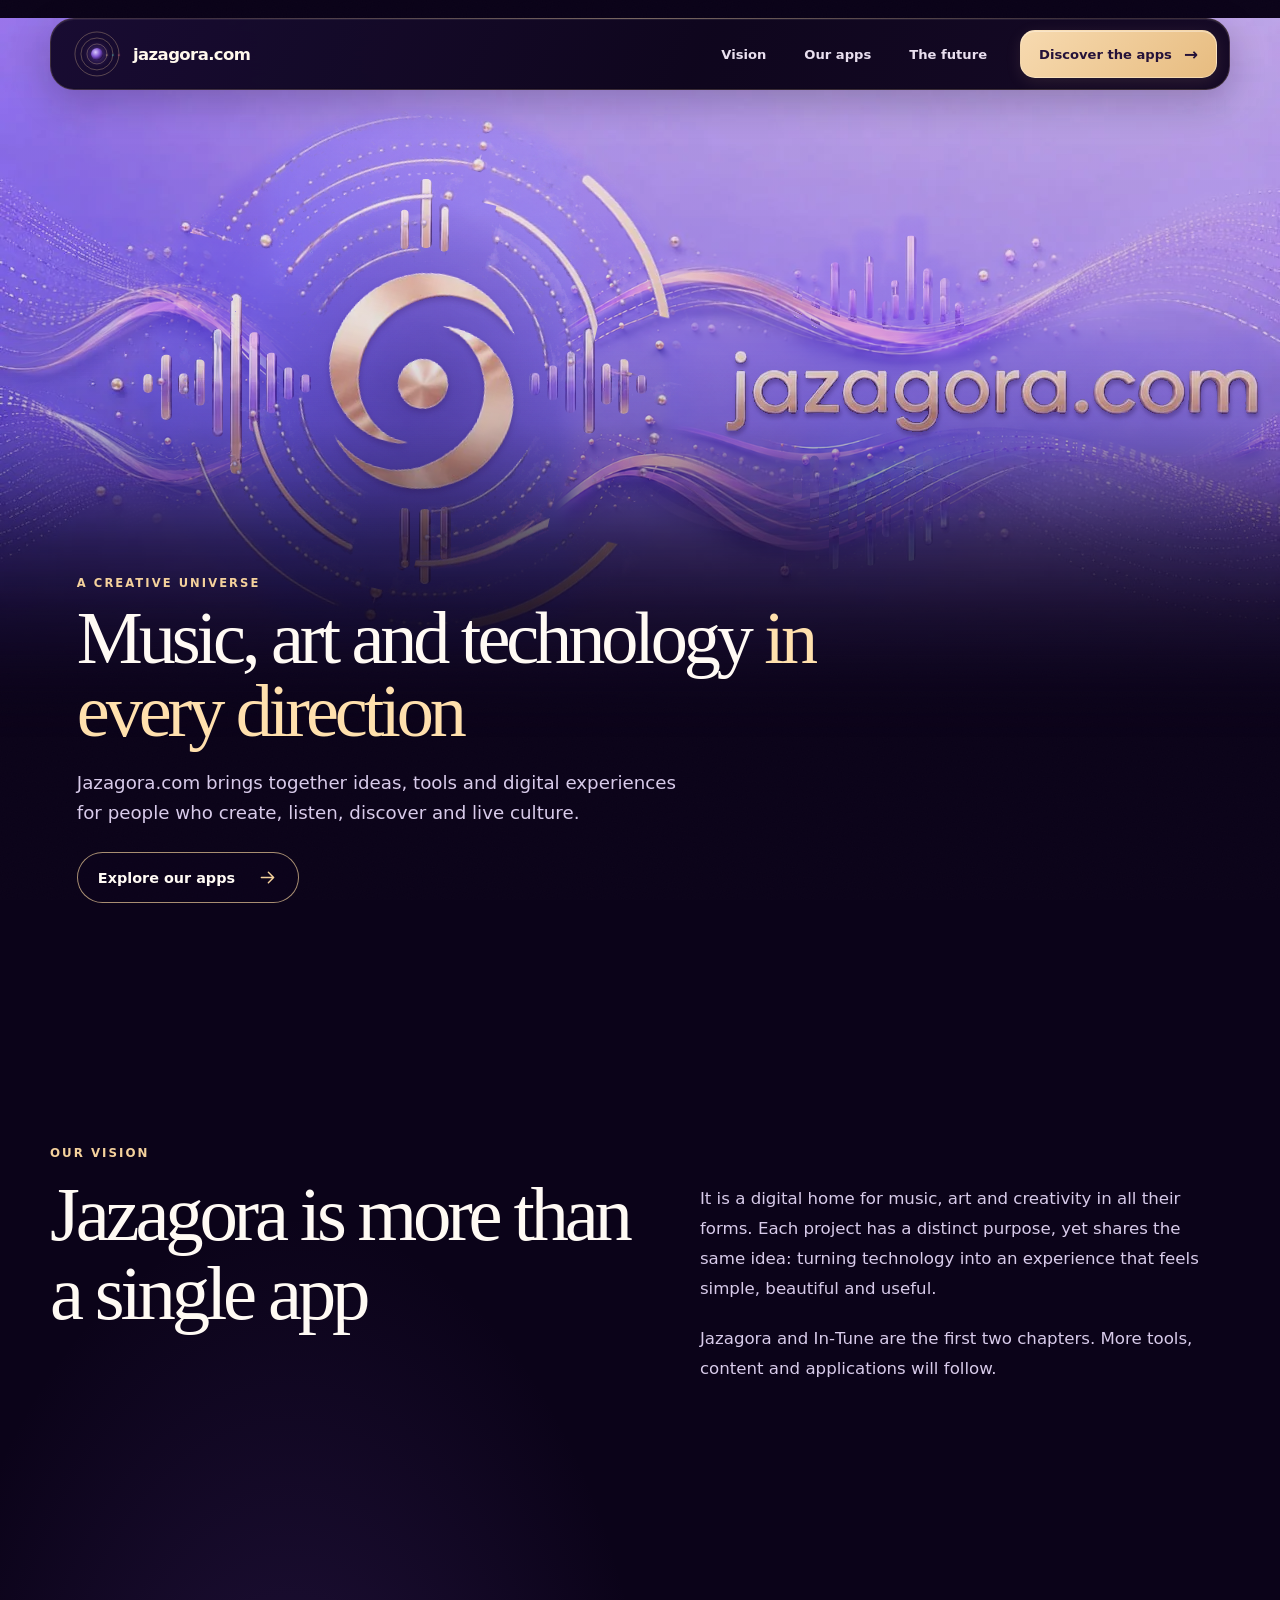
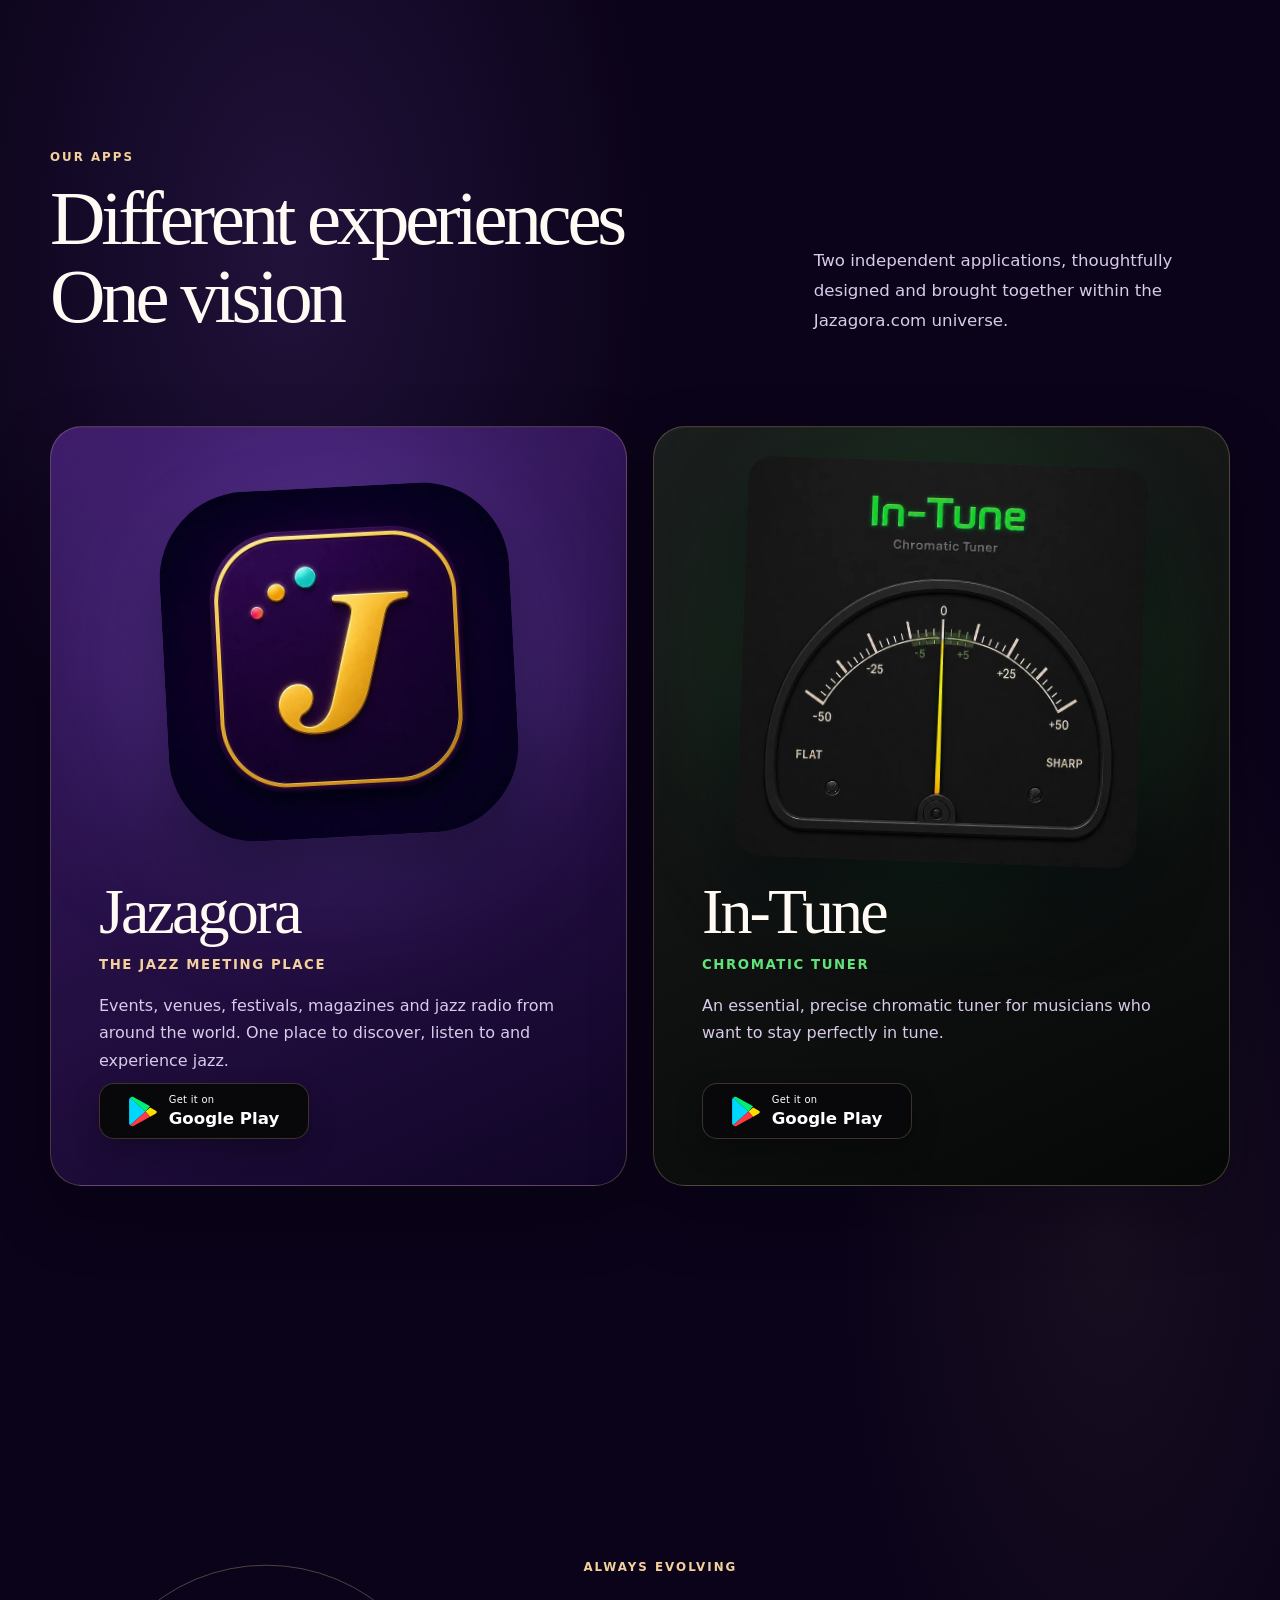
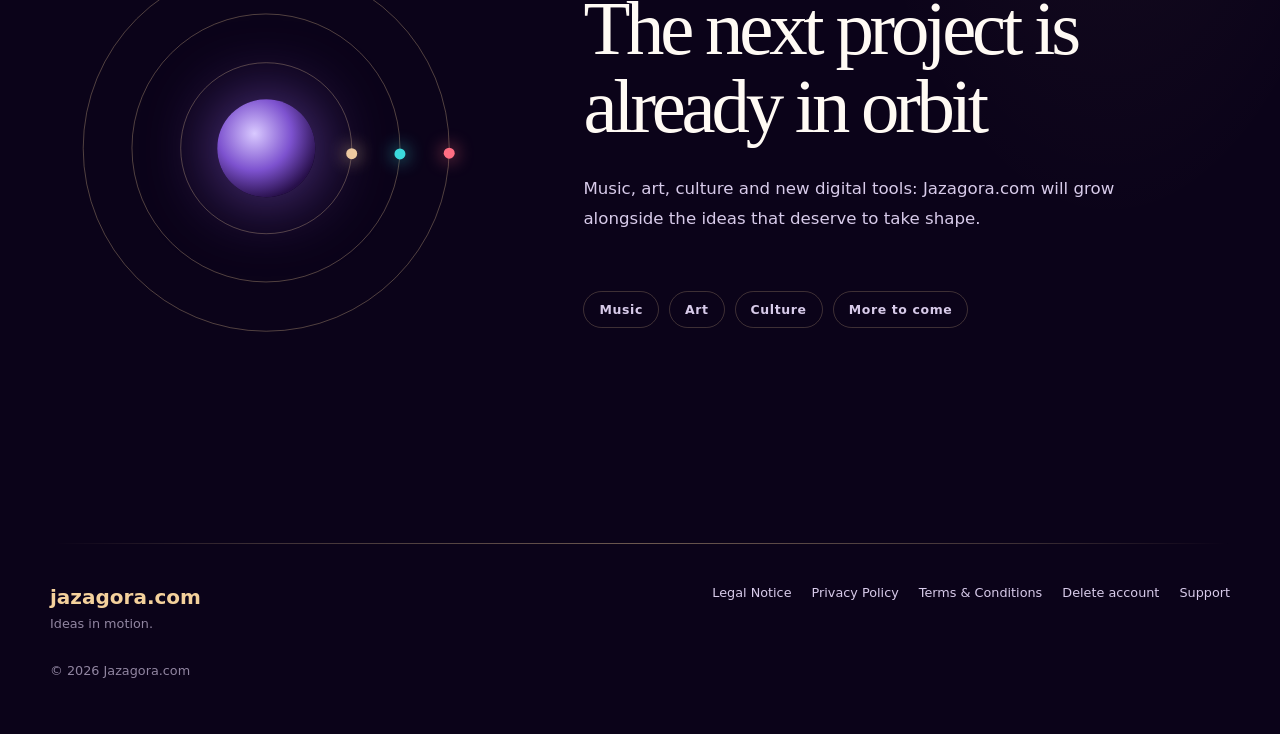
<file: index.html>
<!doctype html>
<html lang="en">
  <head>
    <meta charset="utf-8">
    <meta name="viewport" content="width=device-width, initial-scale=1">
    <meta name="theme-color" content="#0b0319">
    <meta name="robots" content="index, follow, max-image-preview:large">
    <meta name="description" content="Jazagora brings together Italian jazz events and venues, worldwide live jazz radio, international magazines and creative apps including In-Tune.">
    <link rel="canonical" href="https://jazagora.com/">
    <link rel="icon" type="image/svg+xml" href="/favicon.svg">
    <link rel="icon" type="image/png" sizes="48x48" href="/favicon-48x48.png">
    <link rel="icon" type="image/png" sizes="96x96" href="/favicon-96x96.png">
    <link rel="apple-touch-icon" sizes="180x180" href="/apple-touch-icon.png">
    <link rel="alternate" hreflang="en" href="https://jazagora.com/">
    <link rel="alternate" hreflang="x-default" href="https://jazagora.com/">
    <meta property="og:type" content="website">
    <meta property="og:site_name" content="Jazagora">
    <meta property="og:title" content="Jazagora — Jazz, music, art and creative technology">
    <meta property="og:description" content="Jazagora brings together Italian jazz events and venues, worldwide live jazz radio, international magazines and creative apps.">
    <meta property="og:url" content="https://jazagora.com/">
    <meta property="og:image" content="https://jazagora.com/assets/jazagora-universe-hero.png">
    <meta property="og:image:alt" content="Jazagora creative universe">
    <meta name="twitter:card" content="summary_large_image">
    <meta name="twitter:title" content="Jazagora — Jazz, music, art and creative technology">
    <meta name="twitter:description" content="Jazagora brings together Italian jazz events and venues, worldwide live jazz radio, international magazines and creative apps.">
    <meta name="twitter:image" content="https://jazagora.com/assets/jazagora-universe-hero.png">
    <title>Jazagora — Jazz, music, art and creative technology</title>
    <link rel="preload" href="assets/hero-motion/poster.003f66a61da0.png" as="image" type="image/png">
    <link rel="stylesheet" href="assets/site.css?v=1219a865e8">
    <link rel="stylesheet" href="assets/hero-motion.css?v=7e775dcd94a3">
    <script src="assets/hero-motion.js?v=d98392f4d9bb" defer></script>
    <script src="assets/site.js?v=9845ba6789" defer></script>
    <script type="application/ld+json">
      {
        "@context": "https://schema.org",
        "@graph": [
          {
            "@type": "Organization",
            "@id": "https://jazagora.com/#organization",
            "name": "Jazagora",
            "alternateName": "jazagora.com",
            "url": "https://jazagora.com/",
            "logo": {
              "@type": "ImageObject",
              "@id": "https://jazagora.com/#logo",
              "url": "https://jazagora.com/assets/jazagora-app.png",
              "contentUrl": "https://jazagora.com/assets/jazagora-app.png",
              "caption": "Jazagora"
            },
            "email": "support@jazagora.com",
            "founder": {
              "@type": "Person",
              "name": "Luca Costantini"
            }
          },
          {
            "@type": "WebSite",
            "@id": "https://jazagora.com/#website",
            "url": "https://jazagora.com/",
            "name": "Jazagora",
            "inLanguage": "en",
            "publisher": {
              "@id": "https://jazagora.com/#organization"
            },
            "description": "Jazagora is a creative universe for jazz, music, art, culture and digital experiences."
          }
        ]
      }
    </script>
  </head>
  <body>
    <a class="skip-link" href="#main">Skip to content</a>

    <div class="site-frame">
      <div class="header-slot">
        <header class="site-header" data-header>
            <a class="site-brand" href="#top" aria-label="Jazagora.com, back to the top">
              <span class="brand-mark universe-orbit-art" aria-hidden="true">
                <span class="universe-orbit universe-orbit-one"></span><span class="universe-orbit universe-orbit-two"></span><span class="universe-orbit universe-orbit-three"></span><span class="universe-core"></span>
              </span>jazagora.com
            </a>
            <button class="menu-toggle" type="button" aria-label="Open menu" aria-expanded="false" aria-controls="site-navigation"><span></span><span></span></button>
            <nav class="site-nav" id="site-navigation" aria-label="Main navigation"><a href="#vision" data-section-link>Vision</a><a href="#apps" data-section-link>Our apps</a><a href="#future" data-section-link>The future</a><a class="nav-cta" href="#apps">Discover the apps</a><span class="nav-active-indicator" aria-hidden="true"></span></nav>
          </header>
      </div>

    <main id="main">
      <section class="hero" id="top" aria-labelledby="hero-title">
        <picture class="hero-art">
          <source media="(max-width: 700px)" srcset="assets/hero-motion/poster.003f66a61da0.png" type="image/png">
          <img src="assets/hero-motion/poster.003f66a61da0.png" alt="Jazagora.com identity with purple sound waves and gold details" width="1280" height="720" fetchpriority="high" decoding="async">
        </picture>
        <div class="hero-copy">
          <p class="eyebrow">A creative universe</p>
          <h1 id="hero-title">
            Music, art and technology
            <span class="hero-accent">in every direction</span>
          </h1>
          <p>Jazagora.com brings together ideas, tools and digital experiences for people who create, listen, discover and live culture.</p>
          <a class="primary-link" href="#apps">
            Explore our apps
            <svg viewBox="0 0 24 24" aria-hidden="true"><path d="M5 12h14M13 6l6 6-6 6"/></svg>
          </a>
        </div>
      </section>

      <section class="vision section-shell" id="vision" aria-labelledby="vision-title">
        <div class="vision-copy">
          <p class="section-label">Our vision</p>
          <h2 id="vision-title">Jazagora is more than a single app</h2>
        </div>
        <div class="vision-body">
          <p>It is a digital home for music, art and creativity in all their forms. Each project has a distinct purpose, yet shares the same idea: turning technology into an experience that feels simple, beautiful and useful.</p>
          <p>Jazagora and In‑Tune are the first two chapters. More tools, content and applications will follow.</p>
        </div>
      </section>

      <section class="apps-section" id="apps" aria-labelledby="apps-title">
        <div class="section-heading section-shell">
          <div>
            <p class="section-label">Our apps</p>
            <h2 id="apps-title">Different experiences<br>One vision</h2>
          </div>
          <p>Two independent applications, thoughtfully designed and brought together within the Jazagora.com universe.</p>
        </div>

        <div class="apps-grid section-shell">
          <article class="app-card app-card-jazagora">
            <div class="app-media">
              <div class="media-glow" aria-hidden="true"></div>
              <img src="assets/jazagora-app.webp" alt="Jazagora app icon" width="720" height="720" loading="lazy" decoding="async">
            </div>
            <div class="app-content">
              <h3>Jazagora</h3>
              <p class="app-tagline">The jazz meeting place</p>
              <p>Events, venues, festivals, magazines and jazz radio from around the world. One place to discover, listen to and experience jazz.</p>
              <a class="store-button"
                 href="https://play.google.com/store/apps/details?id=com.jazagora.app"
                 target="_blank"
                 rel="noopener noreferrer"
                 aria-label="Download Jazagora on Google Play">
                <svg class="play-icon" viewBox="0 0 48 52" aria-hidden="true">
                  <path fill="#00d7ff" d="M2 2.5 28.3 26 2 49.5A5.3 5.3 0 0 1 .2 45V7A5.3 5.3 0 0 1 2 2.5Z"/>
                  <path fill="#ffdc00" d="m28.3 26 7.9-7 9.2 5.1c3.2 1.8 3.2 4 0 5.8L36.2 35l-7.9-9Z"/>
                  <path fill="#ff3a44" d="m2 49.5 26.3-23.5 7.9 9-29.4 16.4A5 5 0 0 1 2 49.5Z"/>
                  <path fill="#00ef77" d="M2 2.5a5 5 0 0 1 4.8-1.9L36.2 17l-7.9 9L2 2.5Z"/>
                </svg>
                <span><small>Get it on</small>Google Play</span>
              </a>
            </div>
          </article>

          <article class="app-card app-card-intune">
            <div class="app-media">
              <div class="media-glow" aria-hidden="true"></div>
              <img src="assets/in-tune-app.webp" alt="In-Tune Chromatic Tuner app screen" width="820" height="820" loading="lazy" decoding="async">
            </div>
            <div class="app-content">
              <h3>In‑Tune</h3>
              <p class="app-tagline">Chromatic Tuner</p>
              <p>An essential, precise chromatic tuner for musicians who want to stay perfectly in tune.</p>
              <a class="store-button"
                 href="https://play.google.com/store/apps/details?id=com.jazagora.intune"
                 target="_blank"
                 rel="noopener noreferrer"
                 aria-label="Download In-Tune on Google Play">
                <svg class="play-icon" viewBox="0 0 48 52" aria-hidden="true">
                  <path fill="#00d7ff" d="M2 2.5 28.3 26 2 49.5A5.3 5.3 0 0 1 .2 45V7A5.3 5.3 0 0 1 2 2.5Z"/>
                  <path fill="#ffdc00" d="m28.3 26 7.9-7 9.2 5.1c3.2 1.8 3.2 4 0 5.8L36.2 35l-7.9-9Z"/>
                  <path fill="#ff3a44" d="m2 49.5 26.3-23.5 7.9 9-29.4 16.4A5 5 0 0 1 2 49.5Z"/>
                  <path fill="#00ef77" d="M2 2.5a5 5 0 0 1 4.8-1.9L36.2 17l-7.9 9L2 2.5Z"/>
                </svg>
                <span><small>Get it on</small>Google Play</span>
              </a>
            </div>
          </article>
        </div>
      </section>

      <section class="future section-shell" id="future" aria-labelledby="future-title">
        <div class="future-orbit universe-orbit-art" aria-hidden="true">
          <span class="universe-orbit universe-orbit-one"></span>
          <span class="universe-orbit universe-orbit-two"></span>
          <span class="universe-orbit universe-orbit-three"></span>
          <span class="universe-core"></span>
        </div>
        <div class="future-copy">
          <p class="section-label">Always evolving</p>
          <h2 id="future-title">The next project is already in orbit</h2>
          <p>Music, art, culture and new digital tools: Jazagora.com will grow alongside the ideas that deserve to take shape.</p>
        </div>
        <div class="future-tags" aria-label="Future areas">
          <span>Music</span>
          <span>Art</span>
          <span>Culture</span>
          <span>More to come</span>
        </div>
      </section>
    </main>

    <footer class="site-footer">
      <div class="footer-brand">
        <strong>jazagora.com</strong>
        <span>Ideas in motion.</span>
      </div>
      <nav aria-label="Legal information">
        <a href="legal/">Legal Notice</a>
        <a href="privacy-policy/">Privacy Policy</a>
        <a href="terms/">Terms &amp; Conditions</a>
        <a href="delete-account/">Delete account</a>
        <a href="mailto:support@jazagora.com">Support</a>
      </nav>
      <p>© <span data-year>2026</span> Jazagora.com</p>
    </footer>
    </div>

    <div class="toast" role="status" aria-live="polite" aria-atomic="true" data-toast></div>
  </body>
</html>
</file>
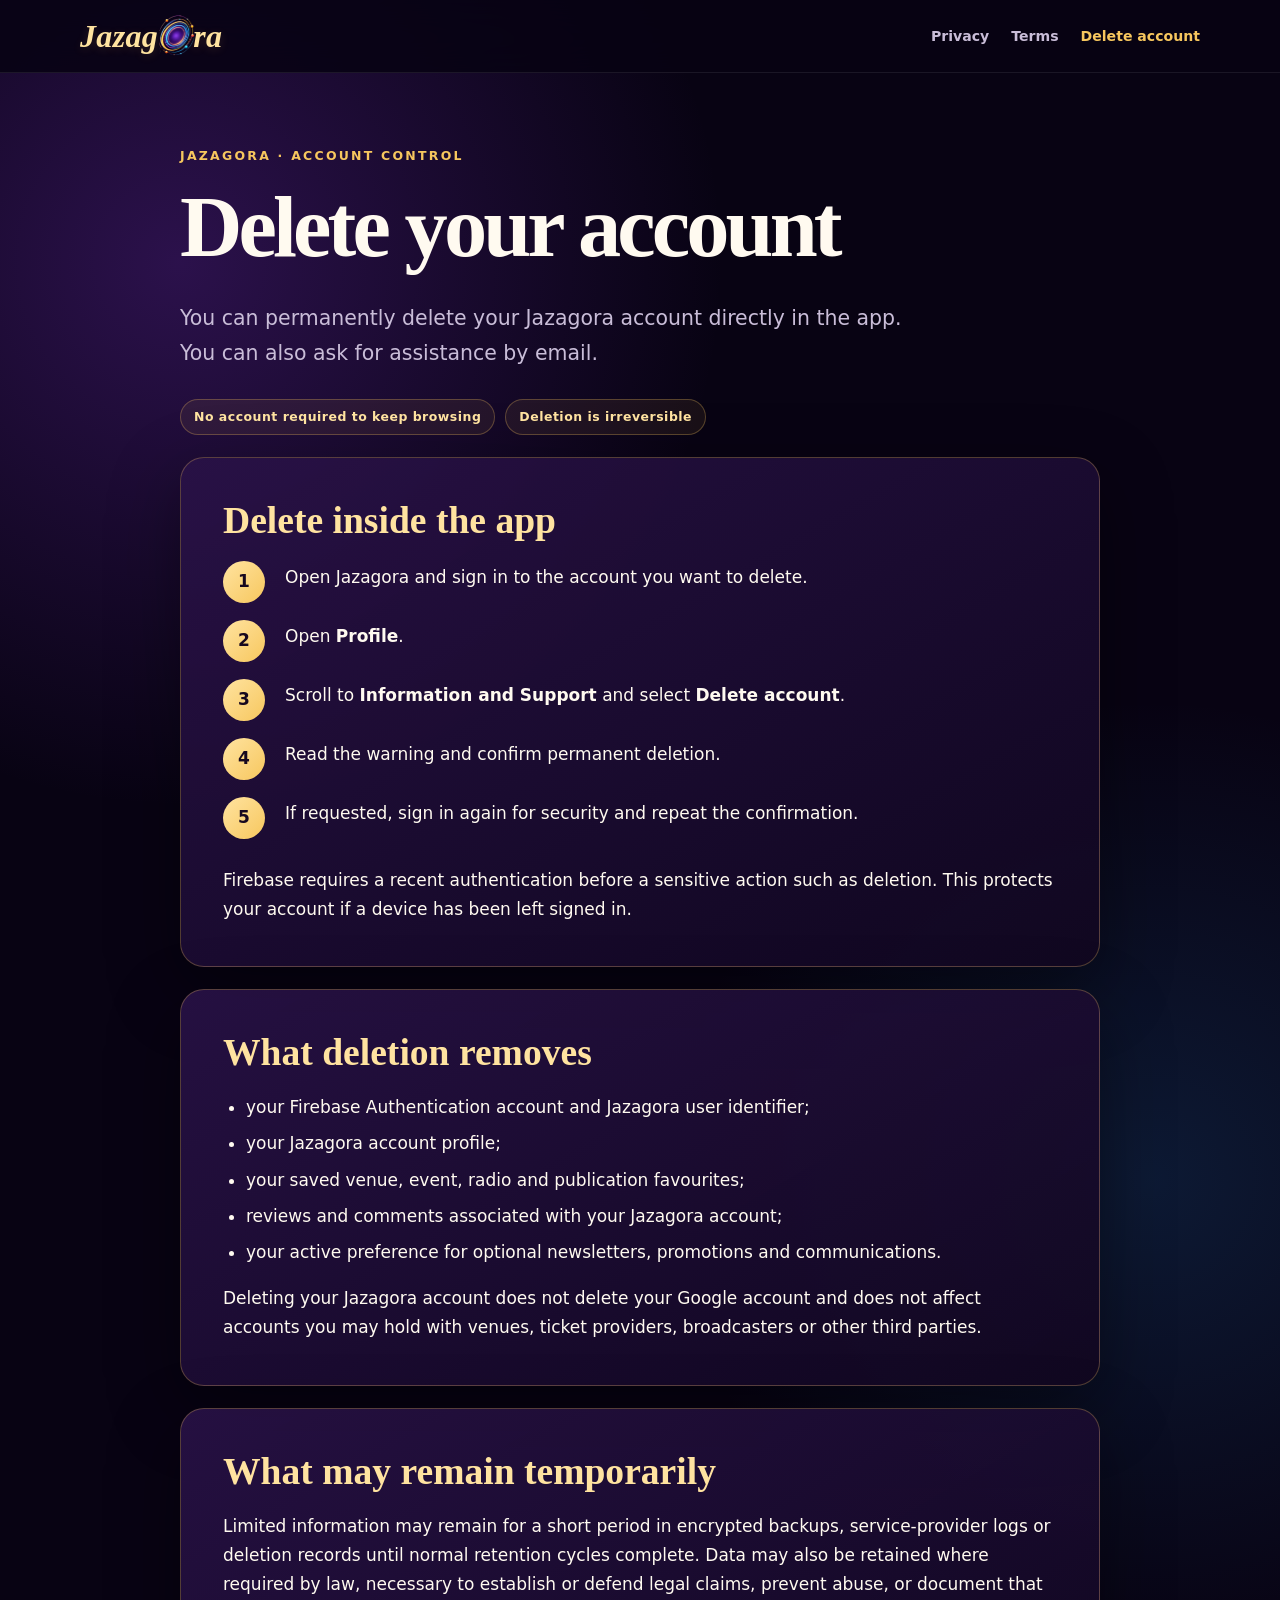
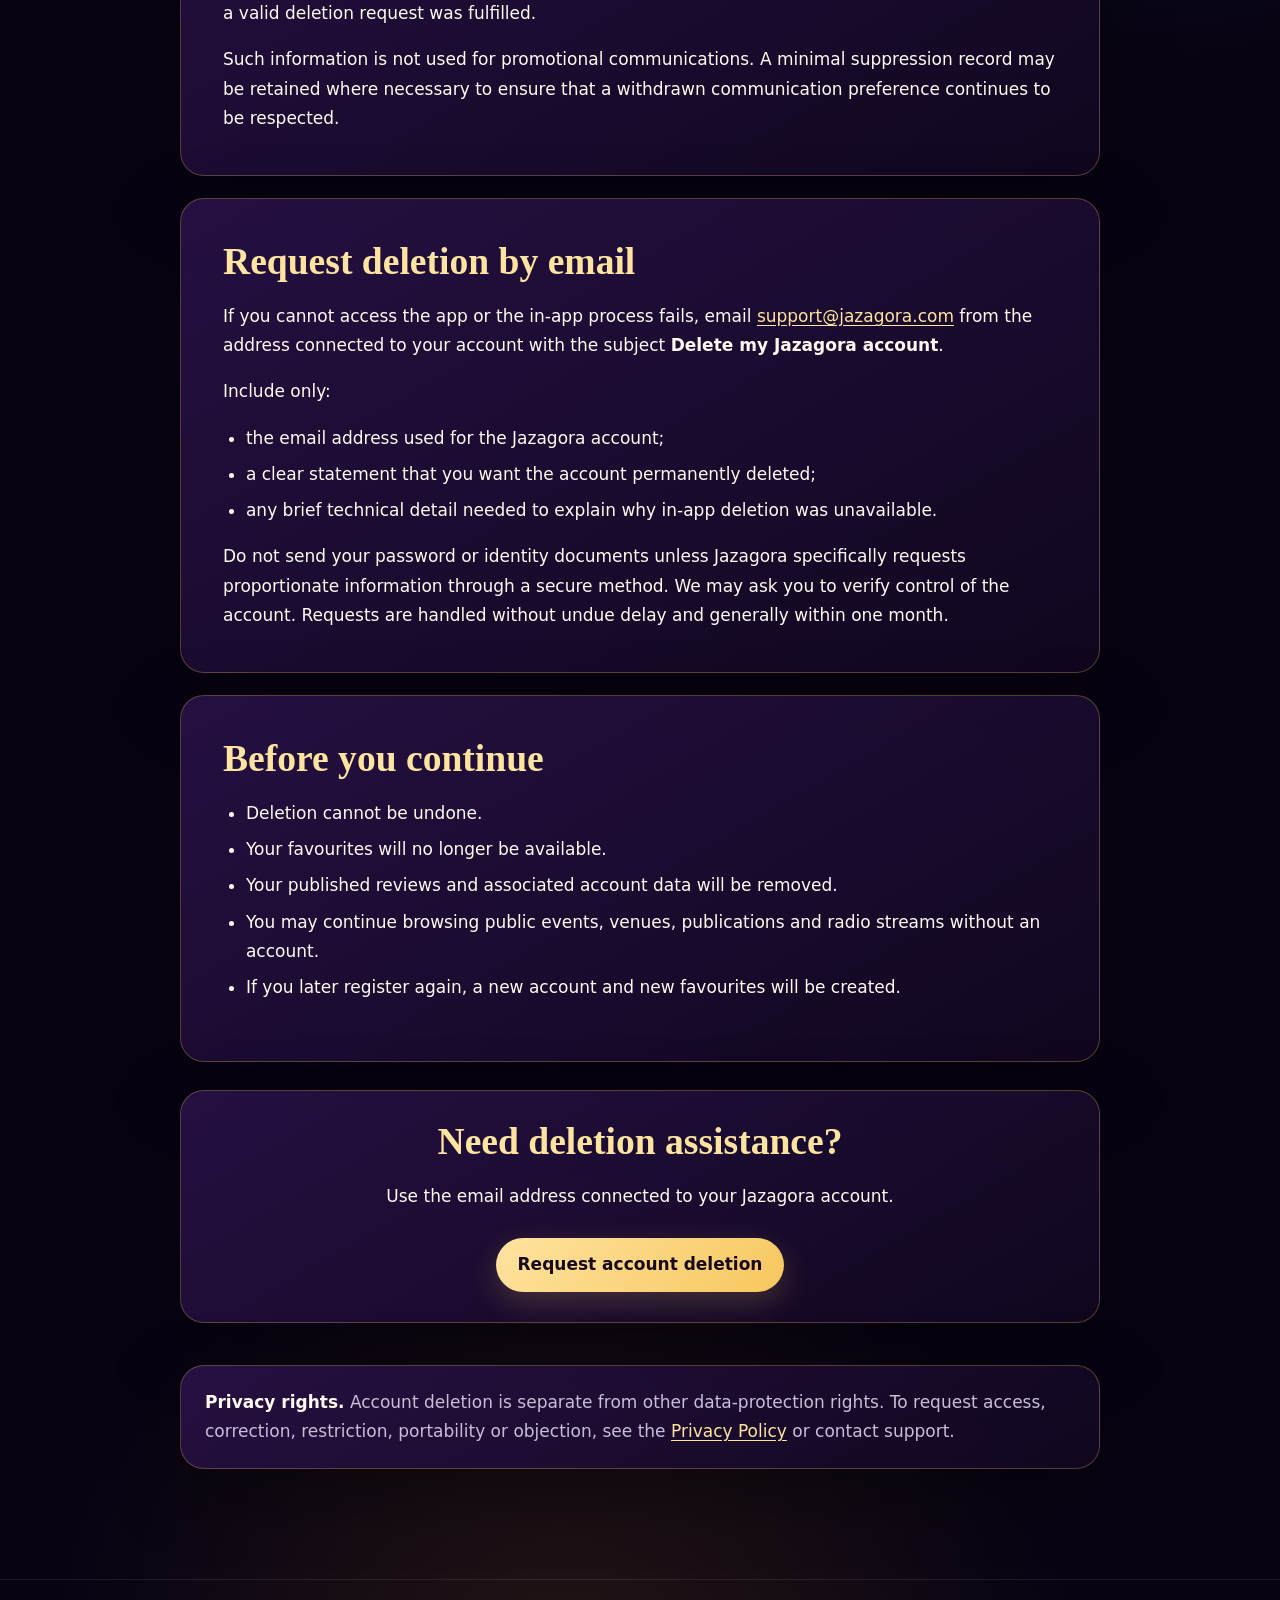
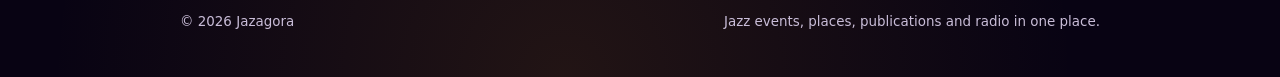
<file: delete-account/index.html>
<!doctype html>
<html lang="en">
<head>
  <meta charset="utf-8">
  <meta name="viewport" content="width=device-width, initial-scale=1">
  <meta name="robots" content="index, follow">
  <meta name="description" content="How to delete your Jazagora account and associated personal data.">
  <link rel="canonical" href="https://jazagora.com/delete-account/">
  <link rel="icon" type="image/svg+xml" href="/favicon.svg">
  <link rel="icon" type="image/png" sizes="48x48" href="/favicon-48x48.png">
  <link rel="apple-touch-icon" sizes="180x180" href="/apple-touch-icon.png">
  <title>Delete Your Account · Jazagora</title>
  <link rel="stylesheet" href="../assets/legal.css">
</head>
<body>
  <a class="skip-link" href="#content">Skip to content</a>
  <header class="site-header">
    <nav class="nav" aria-label="Legal pages">
      <a class="brand" href="/" aria-label="Jazagora home"><span>Jazag</span><img class="brand-orbit" src="../assets/jazagora-orbit.webp" alt="" width="291" height="400" decoding="async"><span class="brand-tail">ra</span></a>
      <div class="nav-links">
        <a href="/privacy-policy/">Privacy</a>
        <a href="/terms/">Terms</a>
        <a href="/delete-account/" aria-current="page">Delete account</a>
      </div>
    </nav>
  </header>

  <main id="content" class="page-shell">
    <p class="eyebrow">Jazagora · Account control</p>
    <h1>Delete your account</h1>
    <p class="intro">You can permanently delete your Jazagora account directly in the app. You can also ask for assistance by email.</p>
    <div class="meta"><span class="pill">No account required to keep browsing</span><span class="pill">Deletion is irreversible</span></div>

    <section class="legal-section">
      <h2>Delete inside the app</h2>
      <ol class="step-list">
        <li>Open Jazagora and sign in to the account you want to delete.</li>
        <li>Open <strong>Profile</strong>.</li>
        <li>Scroll to <strong>Information and Support</strong> and select <strong>Delete account</strong>.</li>
        <li>Read the warning and confirm permanent deletion.</li>
        <li>If requested, sign in again for security and repeat the confirmation.</li>
      </ol>
      <p>Firebase requires a recent authentication before a sensitive action such as deletion. This protects your account if a device has been left signed in.</p>
    </section>

    <section class="legal-section">
      <h2>What deletion removes</h2>
      <ul>
        <li>your Firebase Authentication account and Jazagora user identifier;</li>
        <li>your Jazagora account profile;</li>
        <li>your saved venue, event, radio and publication favourites;</li>
        <li>reviews and comments associated with your Jazagora account;</li>
        <li>your active preference for optional newsletters, promotions and communications.</li>
      </ul>
      <p>Deleting your Jazagora account does not delete your Google account and does not affect accounts you may hold with venues, ticket providers, broadcasters or other third parties.</p>
    </section>

    <section class="legal-section">
      <h2>What may remain temporarily</h2>
      <p>Limited information may remain for a short period in encrypted backups, service-provider logs or deletion records until normal retention cycles complete. Data may also be retained where required by law, necessary to establish or defend legal claims, prevent abuse, or document that a valid deletion request was fulfilled.</p>
      <p>Such information is not used for promotional communications. A minimal suppression record may be retained where necessary to ensure that a withdrawn communication preference continues to be respected.</p>
    </section>

    <section class="legal-section">
      <h2>Request deletion by email</h2>
      <p>If you cannot access the app or the in-app process fails, email <a href="mailto:support@jazagora.com">support@jazagora.com</a> from the address connected to your account with the subject <strong>Delete my Jazagora account</strong>.</p>
      <p>Include only:</p>
      <ul>
        <li>the email address used for the Jazagora account;</li>
        <li>a clear statement that you want the account permanently deleted;</li>
        <li>any brief technical detail needed to explain why in-app deletion was unavailable.</li>
      </ul>
      <p>Do not send your password or identity documents unless Jazagora specifically requests proportionate information through a secure method. We may ask you to verify control of the account. Requests are handled without undue delay and generally within one month.</p>
    </section>

    <section class="legal-section">
      <h2>Before you continue</h2>
      <ul>
        <li>Deletion cannot be undone.</li>
        <li>Your favourites will no longer be available.</li>
        <li>Your published reviews and associated account data will be removed.</li>
        <li>You may continue browsing public events, venues, publications and radio streams without an account.</li>
        <li>If you later register again, a new account and new favourites will be created.</li>
      </ul>
    </section>

    <div class="action-card">
      <h2>Need deletion assistance?</h2>
      <p>Use the email address connected to your Jazagora account.</p>
      <a class="button" href="mailto:support@jazagora.com?subject=Delete%20my%20Jazagora%20account">Request account deletion</a>
    </div>

    <aside class="notice"><strong>Privacy rights.</strong> Account deletion is separate from other data-protection rights. To request access, correction, restriction, portability or objection, see the <a href="/privacy-policy/">Privacy Policy</a> or contact support.</aside>
  </main>

  <footer class="site-footer"><div class="footer-inner"><p>© 2026 Jazagora</p><p>Jazz events, places, publications and radio in one place.</p></div></footer>
</body>
</html>
</file>
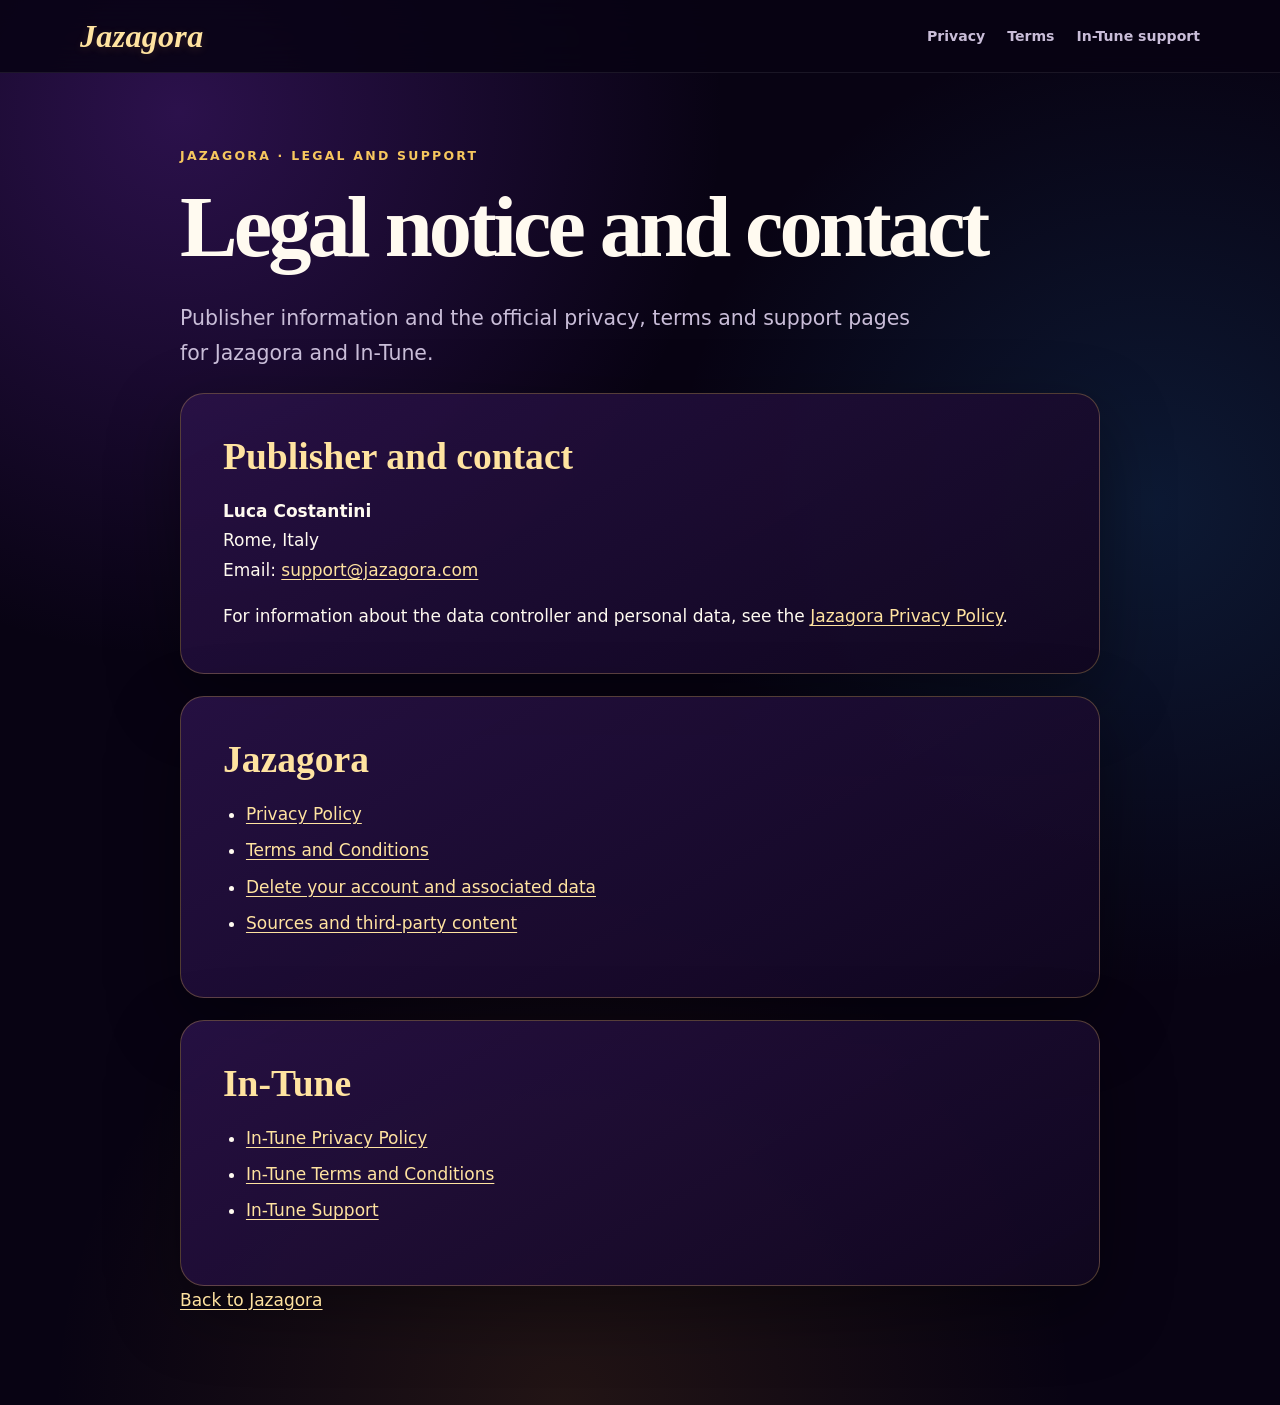
<file: legal/index.html>
<!doctype html>
<html lang="en">
<head>
  <meta charset="utf-8">
  <meta name="viewport" content="width=device-width, initial-scale=1">
  <meta name="robots" content="index, follow">
  <meta name="description" content="Jazagora publisher and contact information, with privacy, terms, account deletion and support pages for Jazagora and In-Tune.">
  <link rel="canonical" href="https://jazagora.com/legal/">
  <link rel="icon" type="image/svg+xml" href="/favicon.svg">
  <title>Legal Notice and Contact · Jazagora</title>
  <link rel="stylesheet" href="../assets/legal.css">
</head>
<body>
  <a class="skip-link" href="#content">Skip to content</a>
  <header class="site-header">
    <nav class="nav" aria-label="Legal pages">
      <a class="brand" href="/" aria-label="Jazagora home">Jazagora</a>
      <div class="nav-links">
        <a href="/privacy-policy/">Privacy</a>
        <a href="/terms/">Terms</a>
        <a href="/in-tune/support/">In-Tune support</a>
      </div>
    </nav>
  </header>
  <main id="content" class="page-shell">
    <p class="eyebrow">Jazagora · Legal and support</p>
    <h1>Legal notice and contact</h1>
    <p class="intro">Publisher information and the official privacy, terms and support pages for Jazagora and In-Tune.</p>
    <section class="legal-section" aria-labelledby="publisher">
      <h2 id="publisher">Publisher and contact</h2>
      <p><strong>Luca Costantini</strong><br>Rome, Italy<br>Email: <a href="mailto:support@jazagora.com">support@jazagora.com</a></p>
      <p>For information about the data controller and personal data, see the <a href="/privacy-policy/#controller">Jazagora Privacy Policy</a>.</p>
    </section>
    <section class="legal-section" aria-labelledby="jazagora-pages">
      <h2 id="jazagora-pages">Jazagora</h2>
      <ul>
        <li><a href="/privacy-policy/">Privacy Policy</a></li>
        <li><a href="/terms/">Terms and Conditions</a></li>
        <li><a href="/delete-account/">Delete your account and associated data</a></li>
        <li><a href="/sources/">Sources and third-party content</a></li>
      </ul>
    </section>
    <section class="legal-section" aria-labelledby="in-tune-pages">
      <h2 id="in-tune-pages">In-Tune</h2>
      <ul>
        <li><a href="/in-tune/privacy/">In-Tune Privacy Policy</a></li>
        <li><a href="/in-tune/terms/">In-Tune Terms and Conditions</a></li>
        <li><a href="/in-tune/support/">In-Tune Support</a></li>
      </ul>
    </section>
    <footer><a href="/">Back to Jazagora</a></footer>
  </main>
</body>
</html>
</file>
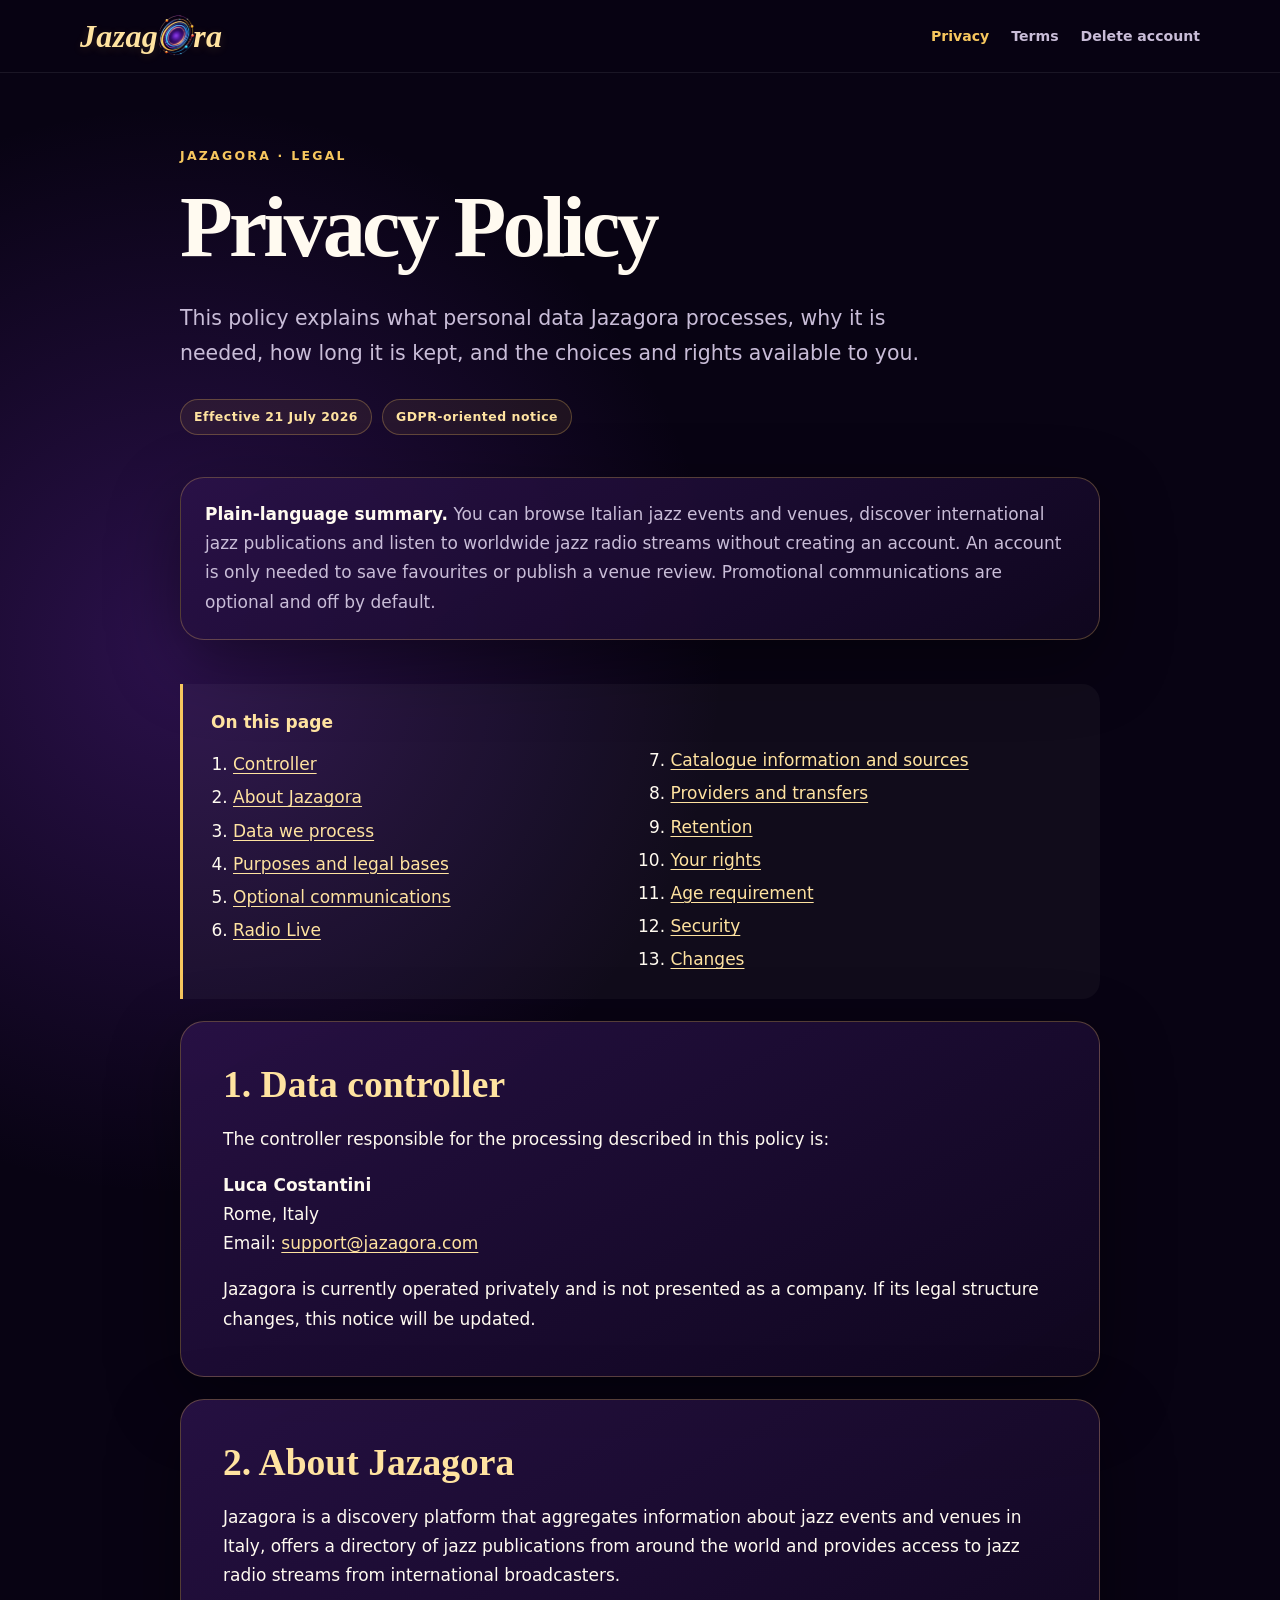
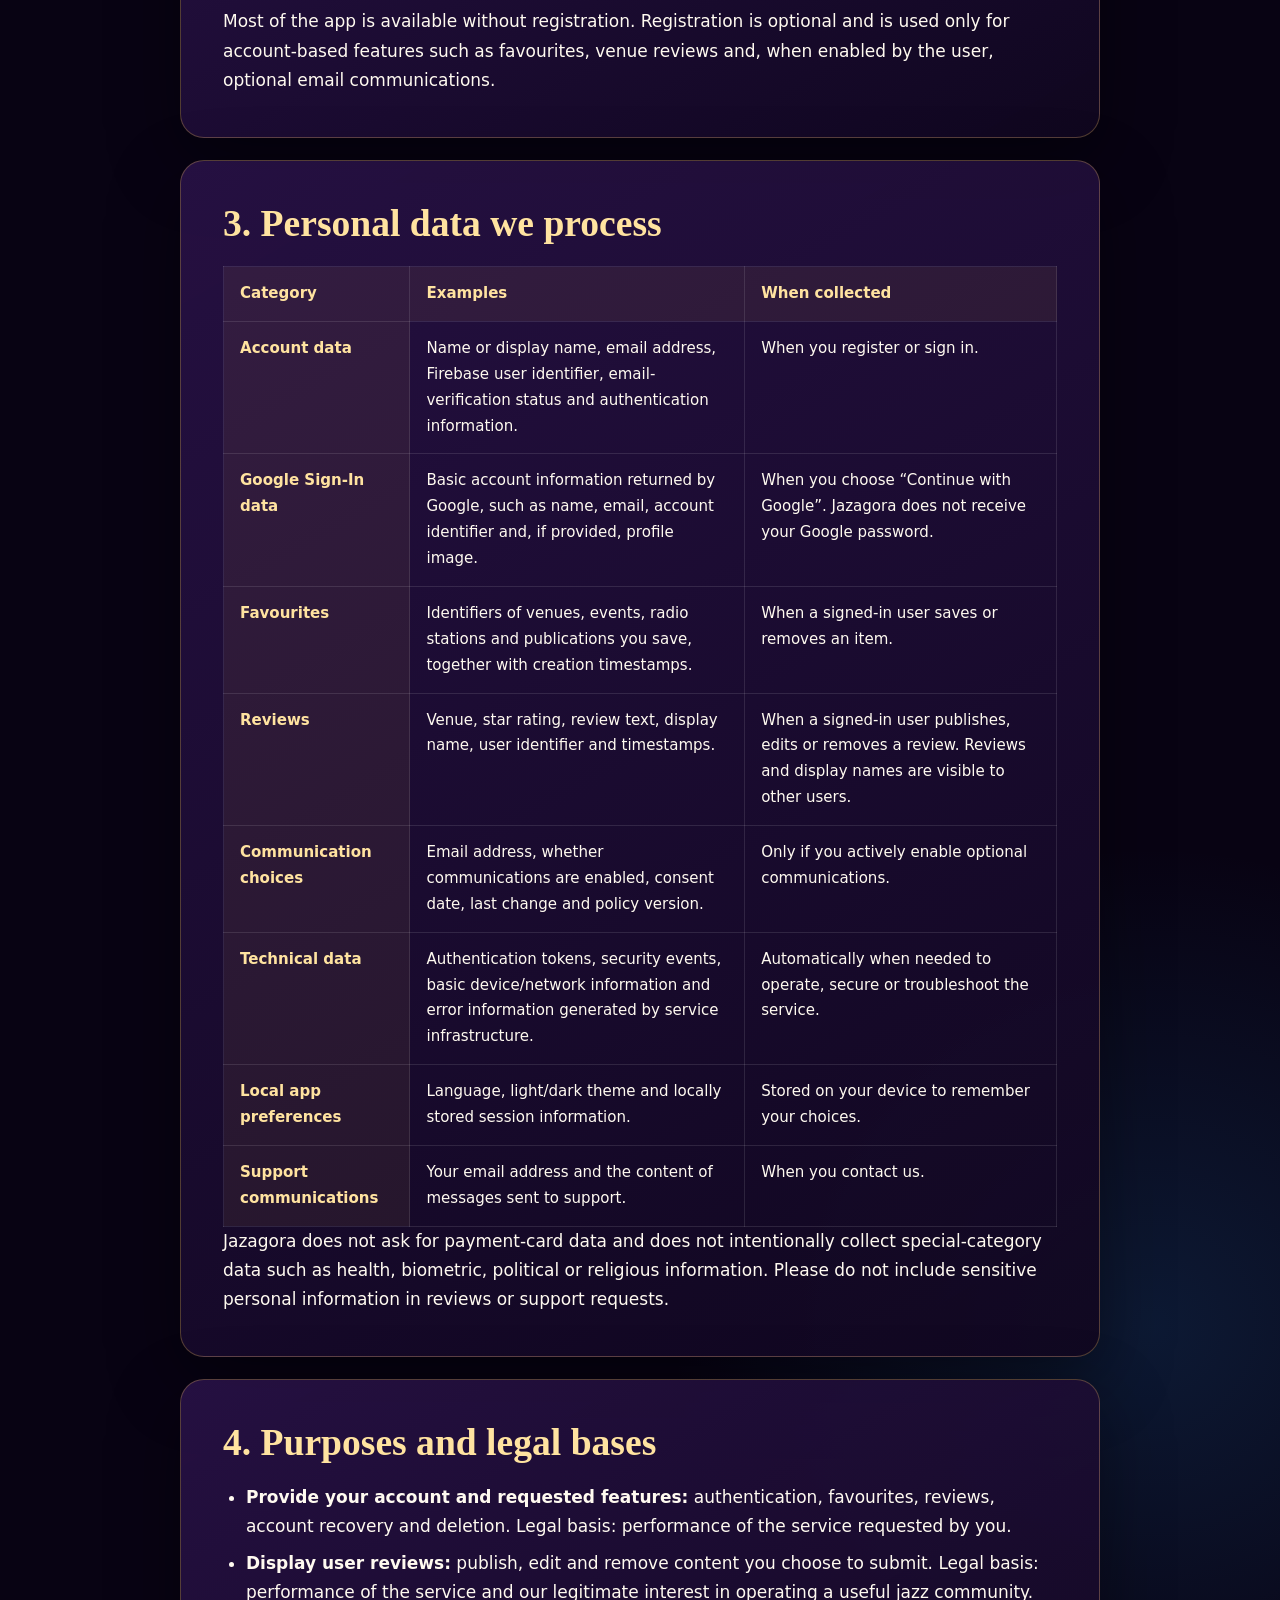
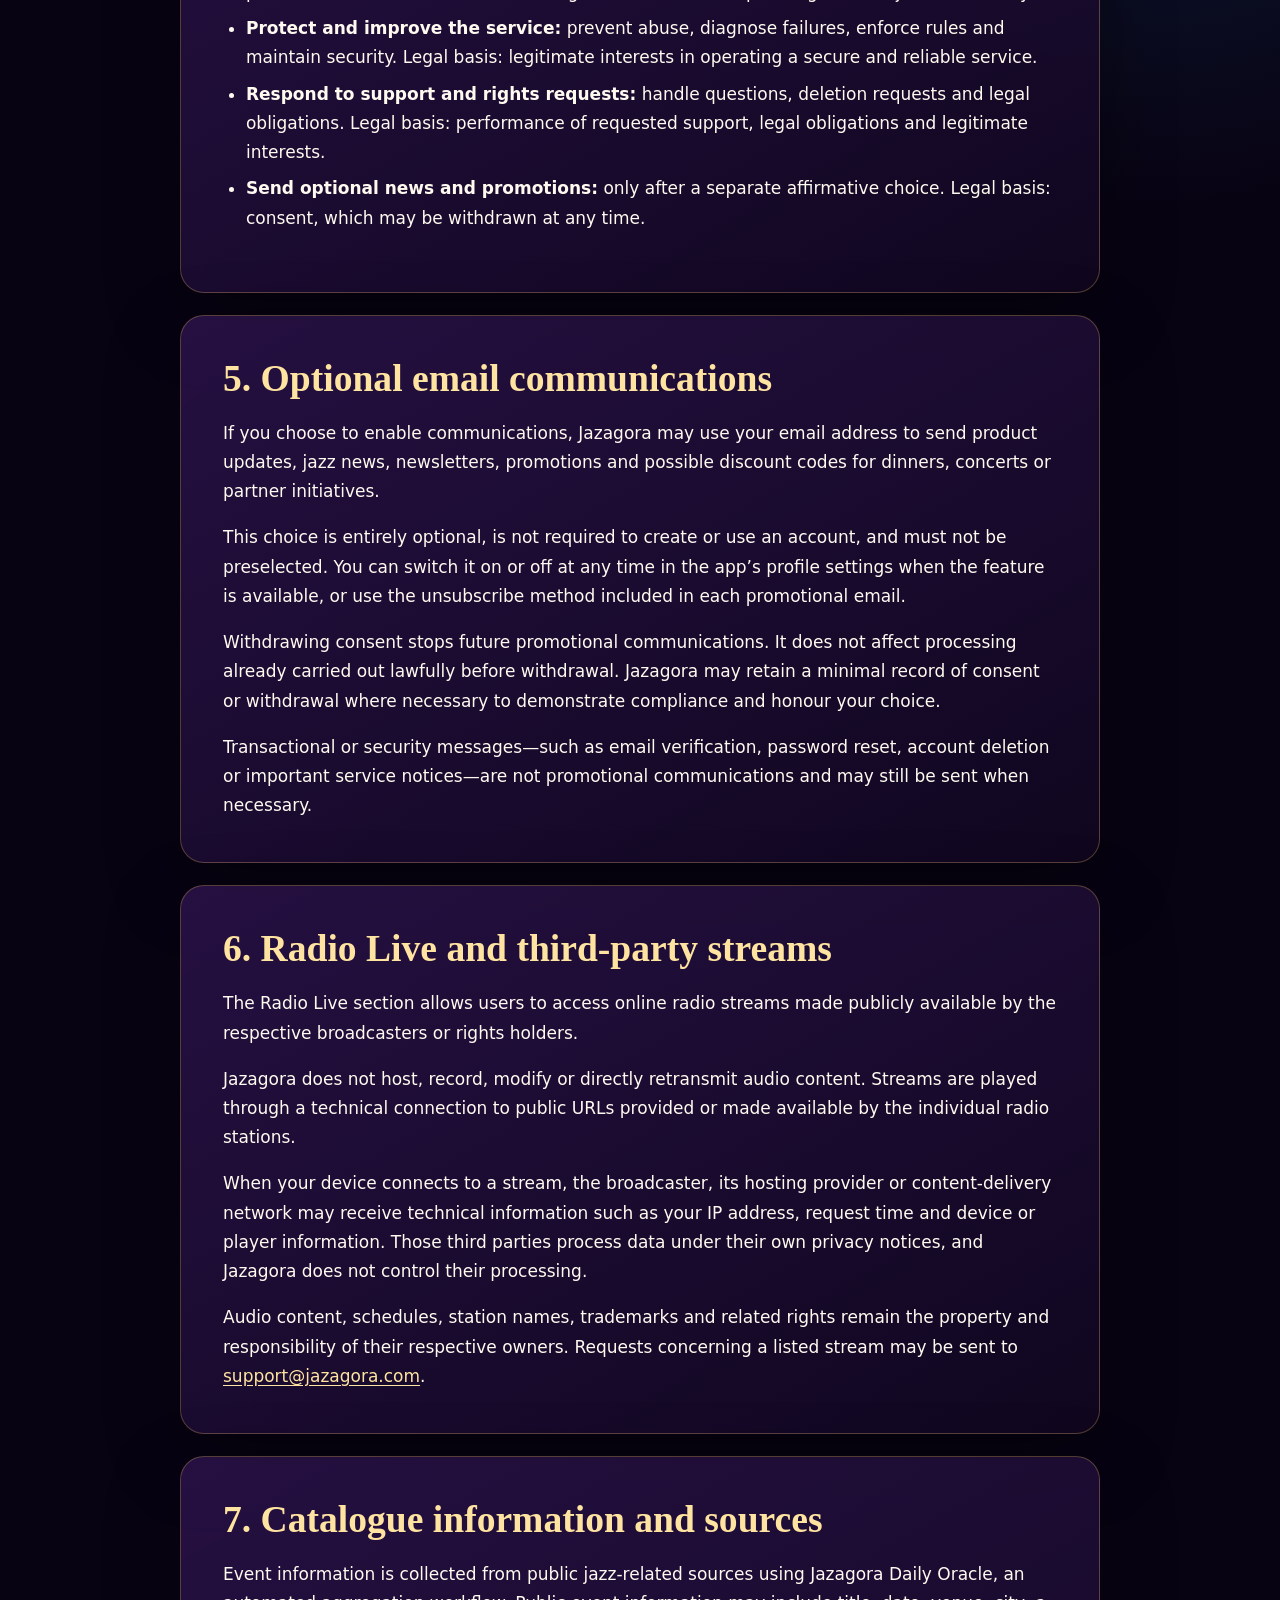
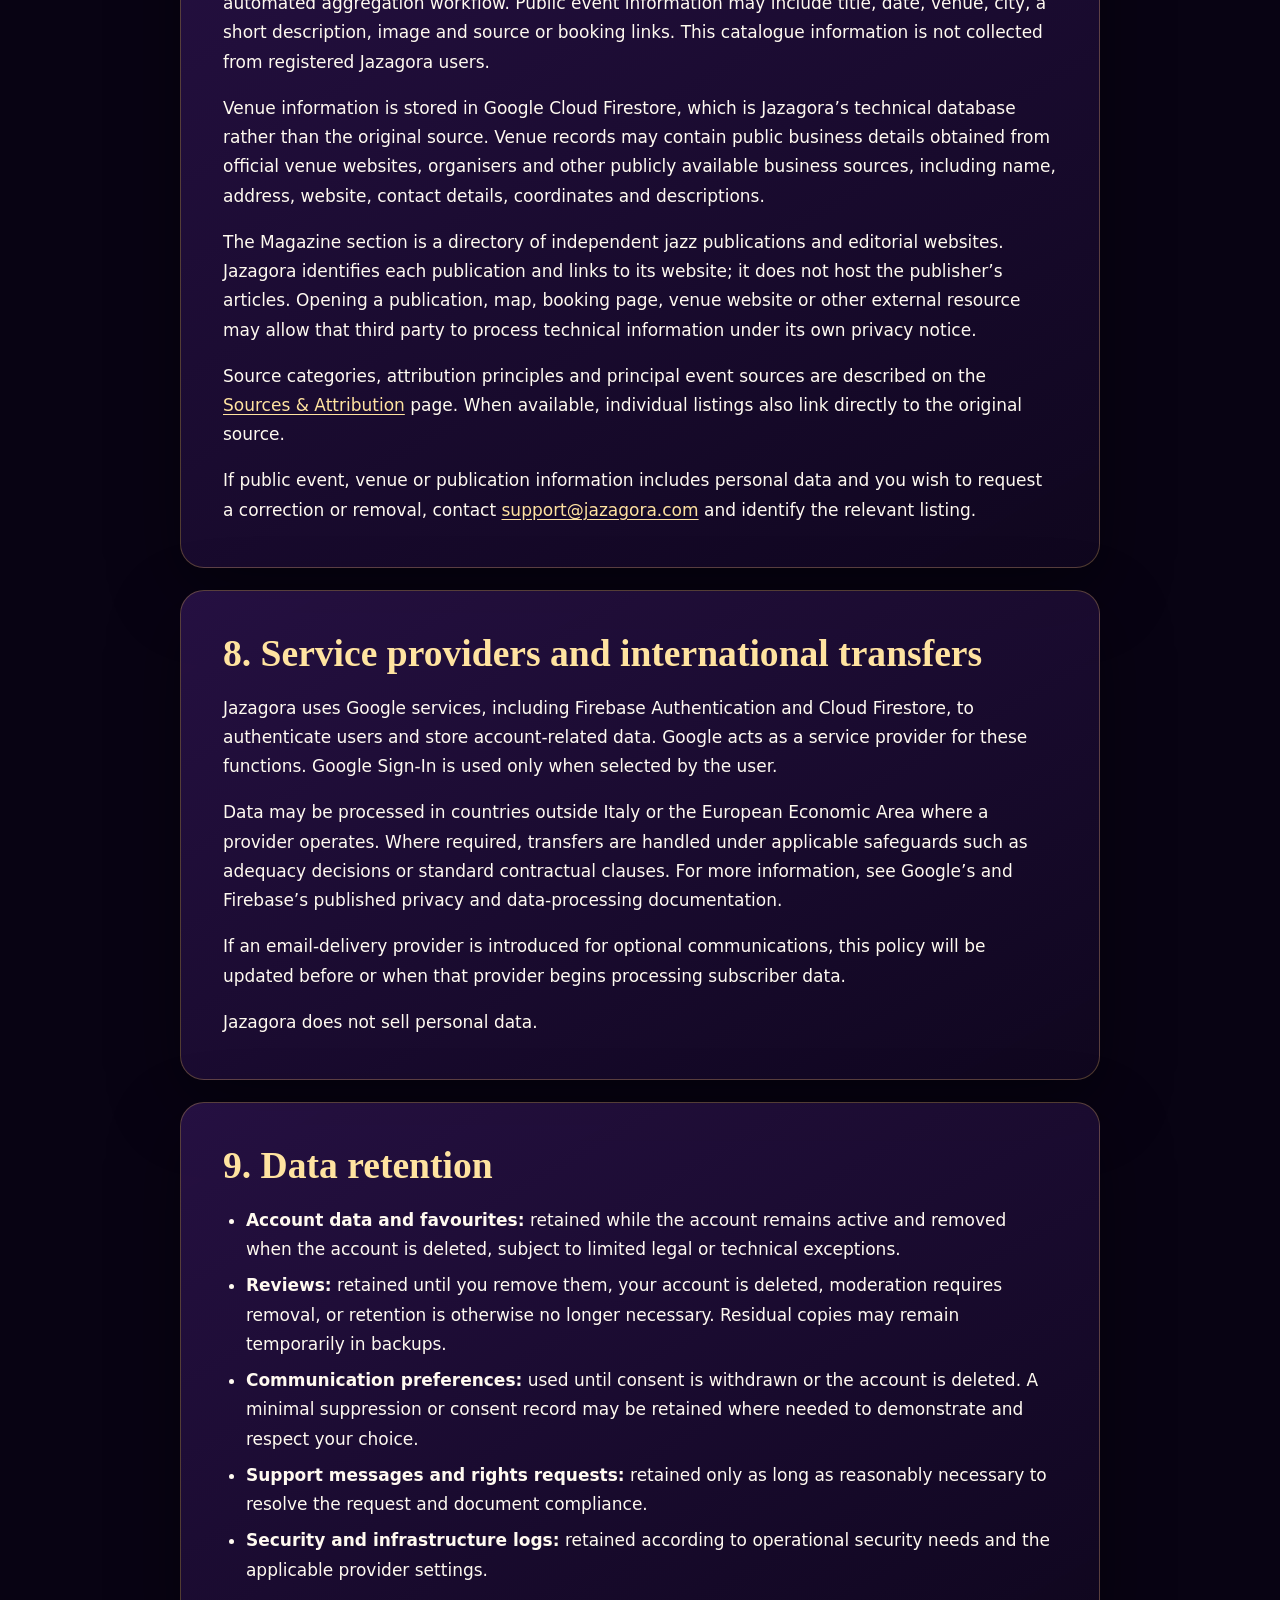
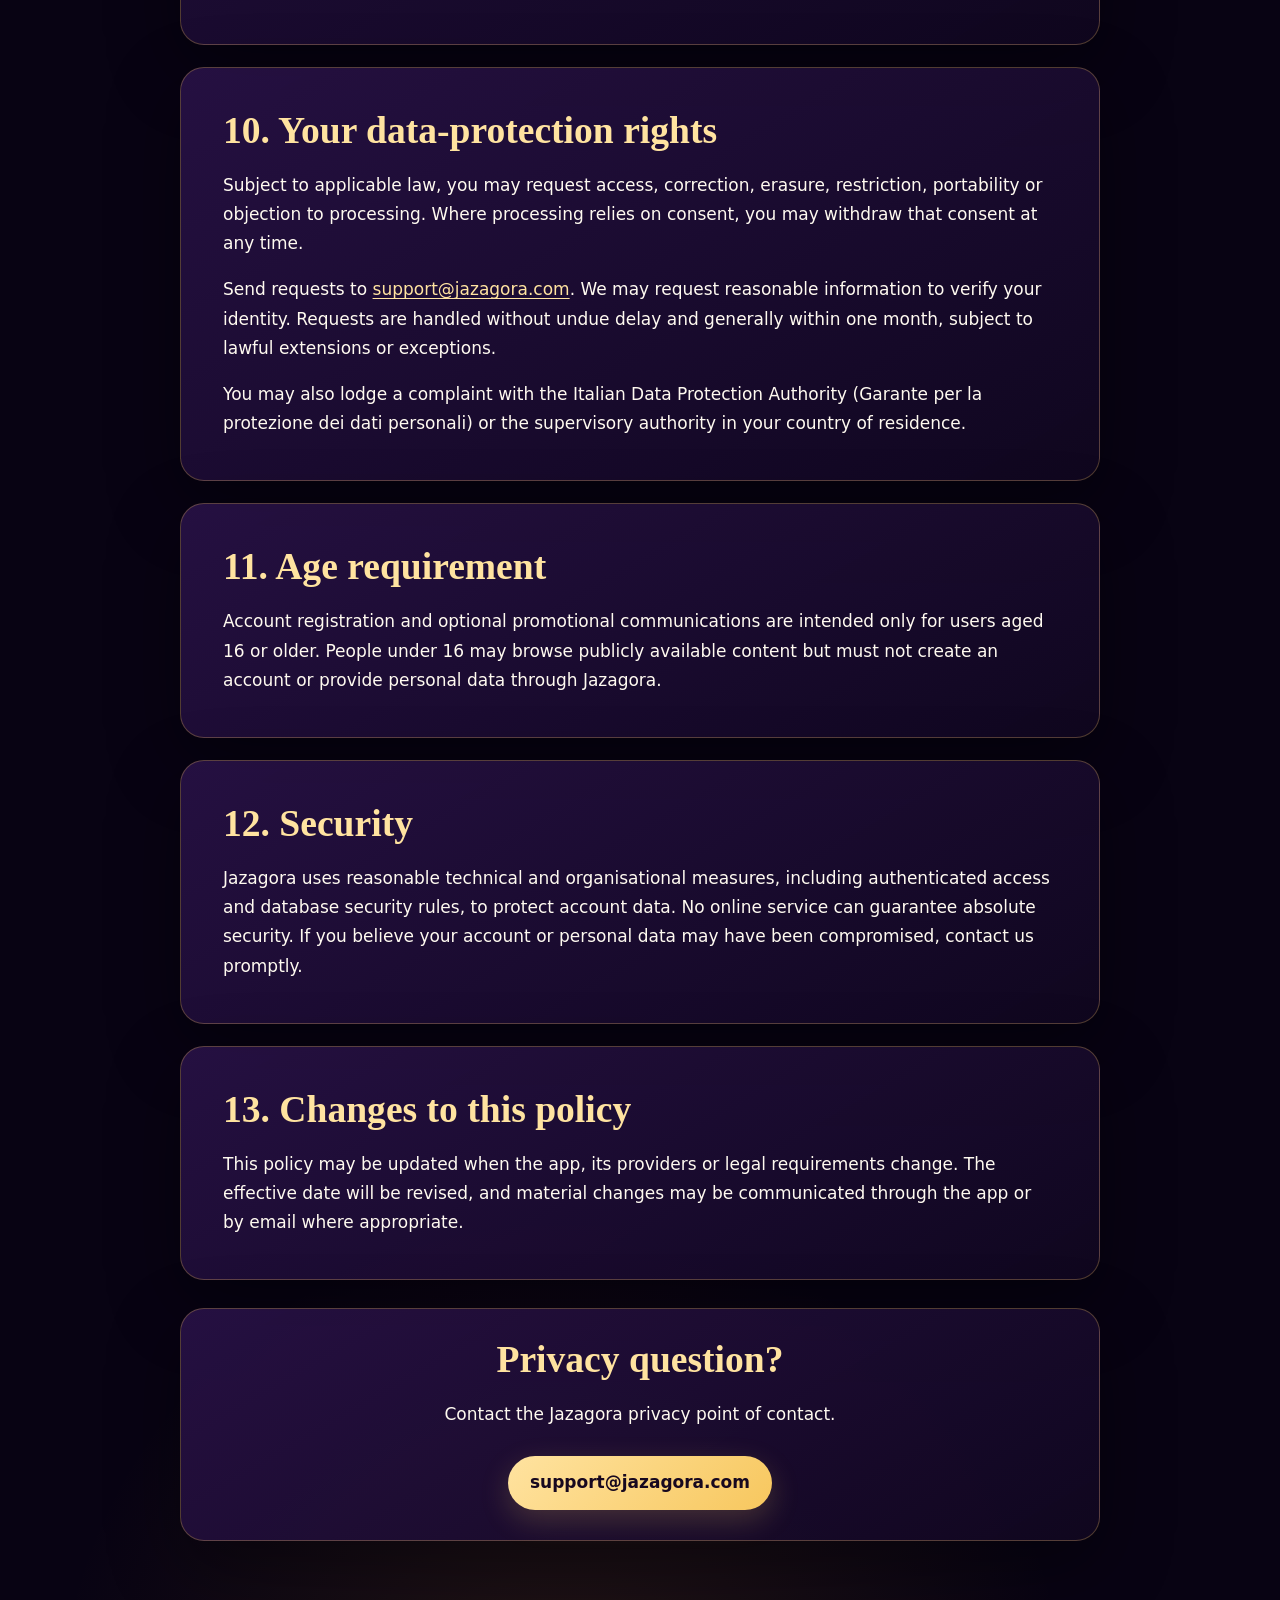
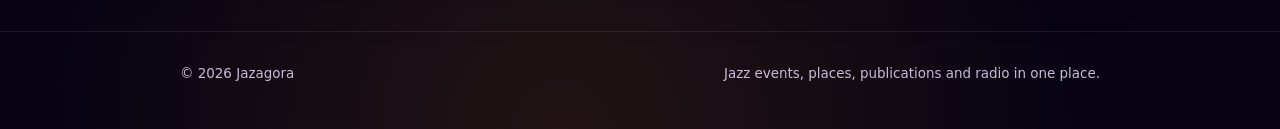
<file: privacy-policy/index.html>
<!doctype html>
<html lang="en">
<head>
  <meta charset="utf-8">
  <meta name="viewport" content="width=device-width, initial-scale=1">
  <meta name="robots" content="index, follow">
  <meta name="description" content="Jazagora Privacy Policy: how account, review, favourites, third-party catalogue and optional communications data are processed.">
  <link rel="canonical" href="https://jazagora.com/privacy-policy/">
  <link rel="icon" type="image/svg+xml" href="/favicon.svg">
  <link rel="icon" type="image/png" sizes="48x48" href="/favicon-48x48.png">
  <link rel="apple-touch-icon" sizes="180x180" href="/apple-touch-icon.png">
  <title>Privacy Policy · Jazagora</title>
  <link rel="stylesheet" href="../assets/legal.css">
</head>
<body>
  <a class="skip-link" href="#content">Skip to content</a>
  <header class="site-header">
    <nav class="nav" aria-label="Legal pages">
      <a class="brand" href="/" aria-label="Jazagora home"><span>Jazag</span><img class="brand-orbit" src="../assets/jazagora-orbit.webp" alt="" width="291" height="400" decoding="async"><span class="brand-tail">ra</span></a>
      <div class="nav-links">
        <a href="/privacy-policy/" aria-current="page">Privacy</a>
        <a href="/terms/">Terms</a>
        <a href="/delete-account/">Delete account</a>
      </div>
    </nav>
  </header>

  <main id="content" class="page-shell">
    <p class="eyebrow">Jazagora · Legal</p>
    <h1>Privacy Policy</h1>
    <p class="intro">This policy explains what personal data Jazagora processes, why it is needed, how long it is kept, and the choices and rights available to you.</p>
    <div class="meta">
      <span class="pill">Effective 21 July 2026</span>
      <span class="pill">GDPR-oriented notice</span>
    </div>

    <aside class="notice">
      <strong>Plain-language summary.</strong> You can browse Italian jazz events and venues, discover international jazz publications and listen to worldwide jazz radio streams without creating an account. An account is only needed to save favourites or publish a venue review. Promotional communications are optional and off by default.
    </aside>

    <nav class="toc" aria-label="Contents">
      <strong>On this page</strong>
      <ol>
        <li><a href="#controller">Controller</a></li>
        <li><a href="#service">About Jazagora</a></li>
        <li><a href="#data">Data we process</a></li>
        <li><a href="#purposes">Purposes and legal bases</a></li>
        <li><a href="#communications">Optional communications</a></li>
        <li><a href="#radio">Radio Live</a></li>
        <li><a href="#sources">Catalogue information and sources</a></li>
        <li><a href="#providers">Providers and transfers</a></li>
        <li><a href="#retention">Retention</a></li>
        <li><a href="#rights">Your rights</a></li>
        <li><a href="#children">Age requirement</a></li>
        <li><a href="#security">Security</a></li>
        <li><a href="#changes">Changes</a></li>
      </ol>
    </nav>

    <section class="legal-section" id="controller">
      <h2>1. Data controller</h2>
      <p>The controller responsible for the processing described in this policy is:</p>
      <p><strong>Luca Costantini</strong><br>Rome, Italy<br>Email: <a href="mailto:support@jazagora.com">support@jazagora.com</a></p>
      <p>Jazagora is currently operated privately and is not presented as a company. If its legal structure changes, this notice will be updated.</p>
    </section>

    <section class="legal-section" id="service">
      <h2>2. About Jazagora</h2>
      <p>Jazagora is a discovery platform that aggregates information about jazz events and venues in Italy, offers a directory of jazz publications from around the world and provides access to jazz radio streams from international broadcasters.</p>
      <p>Most of the app is available without registration. Registration is optional and is used only for account-based features such as favourites, venue reviews and, when enabled by the user, optional email communications.</p>
    </section>

    <section class="legal-section" id="data">
      <h2>3. Personal data we process</h2>
      <table class="data-table">
        <thead><tr><th>Category</th><th>Examples</th><th>When collected</th></tr></thead>
        <tbody>
          <tr><th>Account data</th><td>Name or display name, email address, Firebase user identifier, email-verification status and authentication information.</td><td>When you register or sign in.</td></tr>
          <tr><th>Google Sign-In data</th><td>Basic account information returned by Google, such as name, email, account identifier and, if provided, profile image.</td><td>When you choose “Continue with Google”. Jazagora does not receive your Google password.</td></tr>
          <tr><th>Favourites</th><td>Identifiers of venues, events, radio stations and publications you save, together with creation timestamps.</td><td>When a signed-in user saves or removes an item.</td></tr>
          <tr><th>Reviews</th><td>Venue, star rating, review text, display name, user identifier and timestamps.</td><td>When a signed-in user publishes, edits or removes a review. Reviews and display names are visible to other users.</td></tr>
          <tr><th>Communication choices</th><td>Email address, whether communications are enabled, consent date, last change and policy version.</td><td>Only if you actively enable optional communications.</td></tr>
          <tr><th>Technical data</th><td>Authentication tokens, security events, basic device/network information and error information generated by service infrastructure.</td><td>Automatically when needed to operate, secure or troubleshoot the service.</td></tr>
          <tr><th>Local app preferences</th><td>Language, light/dark theme and locally stored session information.</td><td>Stored on your device to remember your choices.</td></tr>
          <tr><th>Support communications</th><td>Your email address and the content of messages sent to support.</td><td>When you contact us.</td></tr>
        </tbody>
      </table>
      <p>Jazagora does not ask for payment-card data and does not intentionally collect special-category data such as health, biometric, political or religious information. Please do not include sensitive personal information in reviews or support requests.</p>
    </section>

    <section class="legal-section" id="purposes">
      <h2>4. Purposes and legal bases</h2>
      <ul>
        <li><strong>Provide your account and requested features:</strong> authentication, favourites, reviews, account recovery and deletion. Legal basis: performance of the service requested by you.</li>
        <li><strong>Display user reviews:</strong> publish, edit and remove content you choose to submit. Legal basis: performance of the service and our legitimate interest in operating a useful jazz community.</li>
        <li><strong>Protect and improve the service:</strong> prevent abuse, diagnose failures, enforce rules and maintain security. Legal basis: legitimate interests in operating a secure and reliable service.</li>
        <li><strong>Respond to support and rights requests:</strong> handle questions, deletion requests and legal obligations. Legal basis: performance of requested support, legal obligations and legitimate interests.</li>
        <li><strong>Send optional news and promotions:</strong> only after a separate affirmative choice. Legal basis: consent, which may be withdrawn at any time.</li>
      </ul>
    </section>

    <section class="legal-section" id="communications">
      <h2>5. Optional email communications</h2>
      <p>If you choose to enable communications, Jazagora may use your email address to send product updates, jazz news, newsletters, promotions and possible discount codes for dinners, concerts or partner initiatives.</p>
      <p>This choice is entirely optional, is not required to create or use an account, and must not be preselected. You can switch it on or off at any time in the app’s profile settings when the feature is available, or use the unsubscribe method included in each promotional email.</p>
      <p>Withdrawing consent stops future promotional communications. It does not affect processing already carried out lawfully before withdrawal. Jazagora may retain a minimal record of consent or withdrawal where necessary to demonstrate compliance and honour your choice.</p>
      <p>Transactional or security messages—such as email verification, password reset, account deletion or important service notices—are not promotional communications and may still be sent when necessary.</p>
    </section>

    <section class="legal-section" id="radio">
      <h2>6. Radio Live and third-party streams</h2>
      <p>The Radio Live section allows users to access online radio streams made publicly available by the respective broadcasters or rights holders.</p>
      <p>Jazagora does not host, record, modify or directly retransmit audio content. Streams are played through a technical connection to public URLs provided or made available by the individual radio stations.</p>
      <p>When your device connects to a stream, the broadcaster, its hosting provider or content-delivery network may receive technical information such as your IP address, request time and device or player information. Those third parties process data under their own privacy notices, and Jazagora does not control their processing.</p>
      <p>Audio content, schedules, station names, trademarks and related rights remain the property and responsibility of their respective owners. Requests concerning a listed stream may be sent to <a href="mailto:support@jazagora.com">support@jazagora.com</a>.</p>
    </section>

    <section class="legal-section" id="sources">
      <h2>7. Catalogue information and sources</h2>
      <p>Event information is collected from public jazz-related sources using Jazagora Daily Oracle, an automated aggregation workflow. Public event information may include title, date, venue, city, a short description, image and source or booking links. This catalogue information is not collected from registered Jazagora users.</p>
      <p>Venue information is stored in Google Cloud Firestore, which is Jazagora’s technical database rather than the original source. Venue records may contain public business details obtained from official venue websites, organisers and other publicly available business sources, including name, address, website, contact details, coordinates and descriptions.</p>
      <p>The Magazine section is a directory of independent jazz publications and editorial websites. Jazagora identifies each publication and links to its website; it does not host the publisher’s articles. Opening a publication, map, booking page, venue website or other external resource may allow that third party to process technical information under its own privacy notice.</p>
      <p>Source categories, attribution principles and principal event sources are described on the <a href="/sources/">Sources &amp; Attribution</a> page. When available, individual listings also link directly to the original source.</p>
      <p>If public event, venue or publication information includes personal data and you wish to request a correction or removal, contact <a href="mailto:support@jazagora.com">support@jazagora.com</a> and identify the relevant listing.</p>
    </section>

    <section class="legal-section" id="providers">
      <h2>8. Service providers and international transfers</h2>
      <p>Jazagora uses Google services, including Firebase Authentication and Cloud Firestore, to authenticate users and store account-related data. Google acts as a service provider for these functions. Google Sign-In is used only when selected by the user.</p>
      <p>Data may be processed in countries outside Italy or the European Economic Area where a provider operates. Where required, transfers are handled under applicable safeguards such as adequacy decisions or standard contractual clauses. For more information, see Google’s and Firebase’s published privacy and data-processing documentation.</p>
      <p>If an email-delivery provider is introduced for optional communications, this policy will be updated before or when that provider begins processing subscriber data.</p>
      <p>Jazagora does not sell personal data.</p>
    </section>

    <section class="legal-section" id="retention">
      <h2>9. Data retention</h2>
      <ul>
        <li><strong>Account data and favourites:</strong> retained while the account remains active and removed when the account is deleted, subject to limited legal or technical exceptions.</li>
        <li><strong>Reviews:</strong> retained until you remove them, your account is deleted, moderation requires removal, or retention is otherwise no longer necessary. Residual copies may remain temporarily in backups.</li>
        <li><strong>Communication preferences:</strong> used until consent is withdrawn or the account is deleted. A minimal suppression or consent record may be retained where needed to demonstrate and respect your choice.</li>
        <li><strong>Support messages and rights requests:</strong> retained only as long as reasonably necessary to resolve the request and document compliance.</li>
        <li><strong>Security and infrastructure logs:</strong> retained according to operational security needs and the applicable provider settings.</li>
      </ul>
    </section>

    <section class="legal-section" id="rights">
      <h2>10. Your data-protection rights</h2>
      <p>Subject to applicable law, you may request access, correction, erasure, restriction, portability or objection to processing. Where processing relies on consent, you may withdraw that consent at any time.</p>
      <p>Send requests to <a href="mailto:support@jazagora.com">support@jazagora.com</a>. We may request reasonable information to verify your identity. Requests are handled without undue delay and generally within one month, subject to lawful extensions or exceptions.</p>
      <p>You may also lodge a complaint with the Italian Data Protection Authority (Garante per la protezione dei dati personali) or the supervisory authority in your country of residence.</p>
    </section>

    <section class="legal-section" id="children">
      <h2>11. Age requirement</h2>
      <p>Account registration and optional promotional communications are intended only for users aged 16 or older. People under 16 may browse publicly available content but must not create an account or provide personal data through Jazagora.</p>
    </section>

    <section class="legal-section" id="security">
      <h2>12. Security</h2>
      <p>Jazagora uses reasonable technical and organisational measures, including authenticated access and database security rules, to protect account data. No online service can guarantee absolute security. If you believe your account or personal data may have been compromised, contact us promptly.</p>
    </section>

    <section class="legal-section" id="changes">
      <h2>13. Changes to this policy</h2>
      <p>This policy may be updated when the app, its providers or legal requirements change. The effective date will be revised, and material changes may be communicated through the app or by email where appropriate.</p>
    </section>

    <div class="action-card">
      <h2>Privacy question?</h2>
      <p>Contact the Jazagora privacy point of contact.</p>
      <a class="button" href="mailto:support@jazagora.com?subject=Jazagora%20privacy%20request">support@jazagora.com</a>
    </div>
  </main>

  <footer class="site-footer"><div class="footer-inner"><p>© 2026 Jazagora</p><p>Jazz events, places, publications and radio in one place.</p></div></footer>
</body>
</html>
</file>
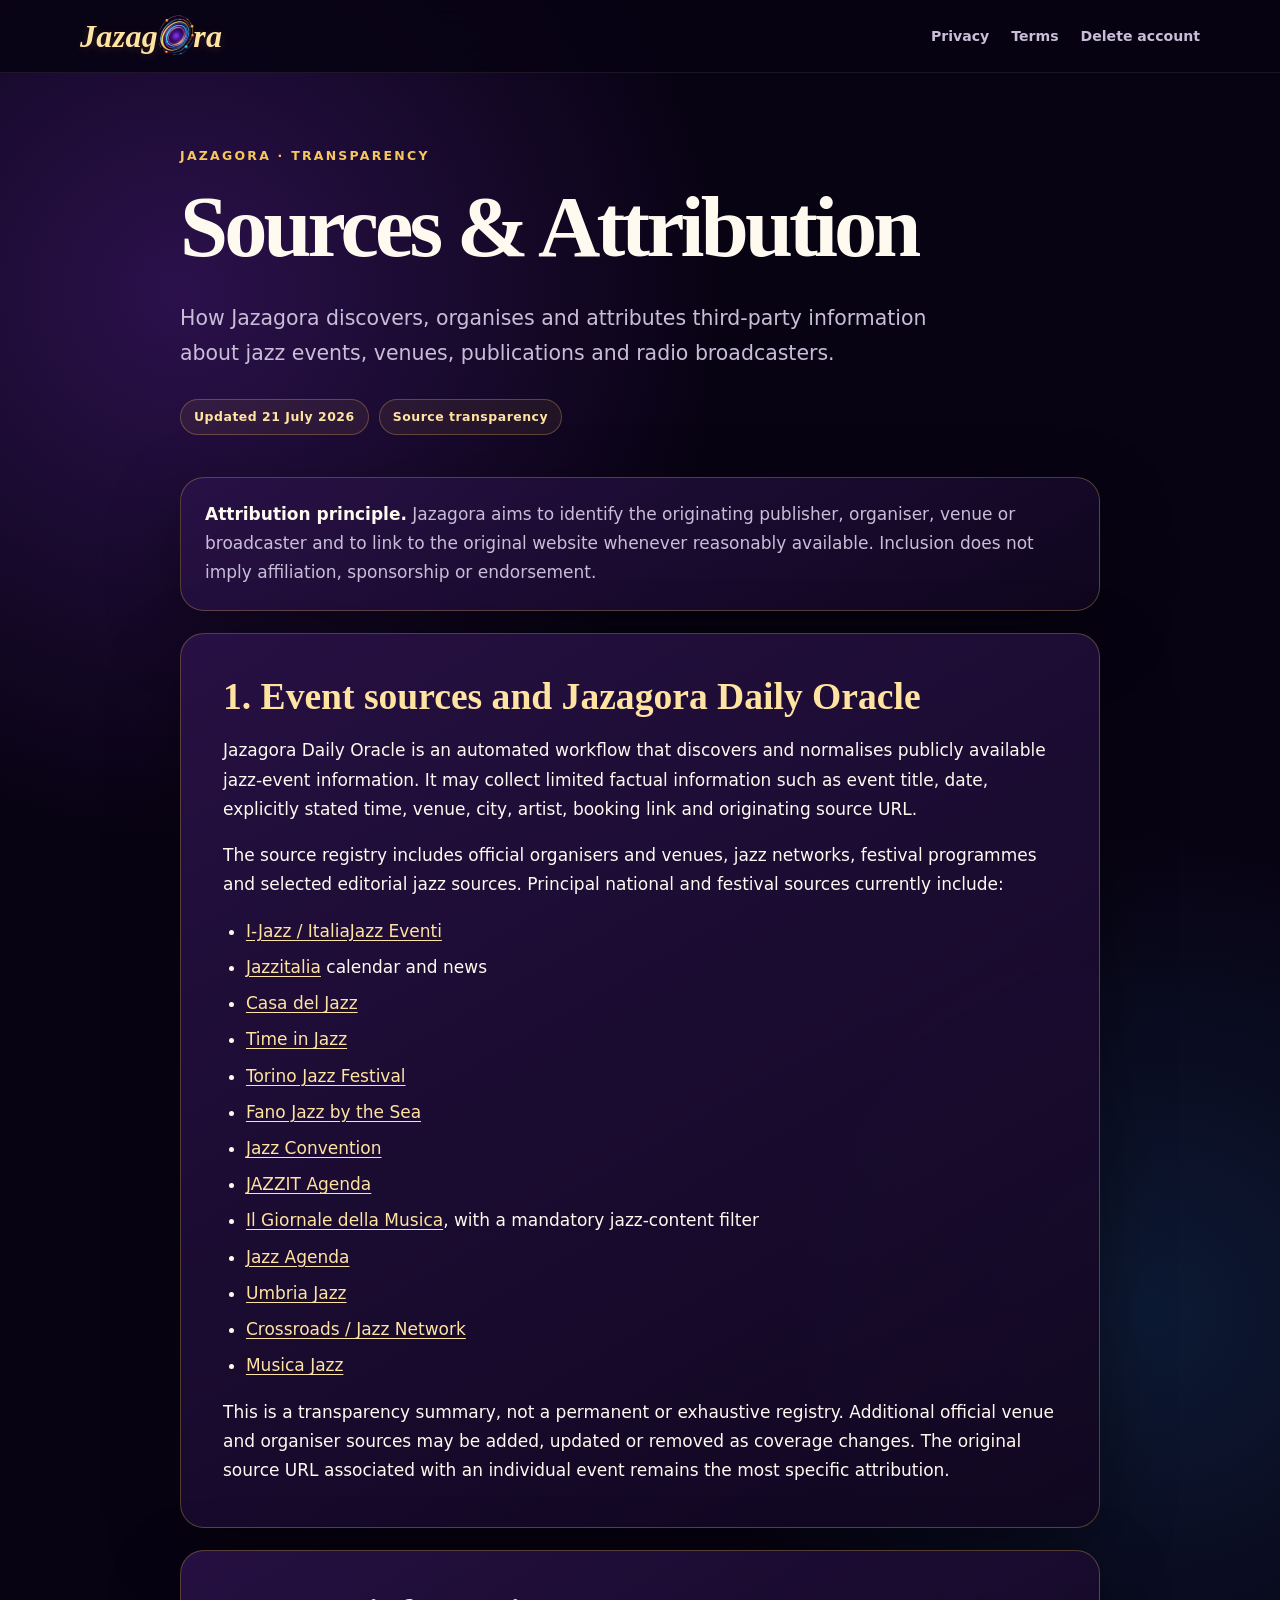
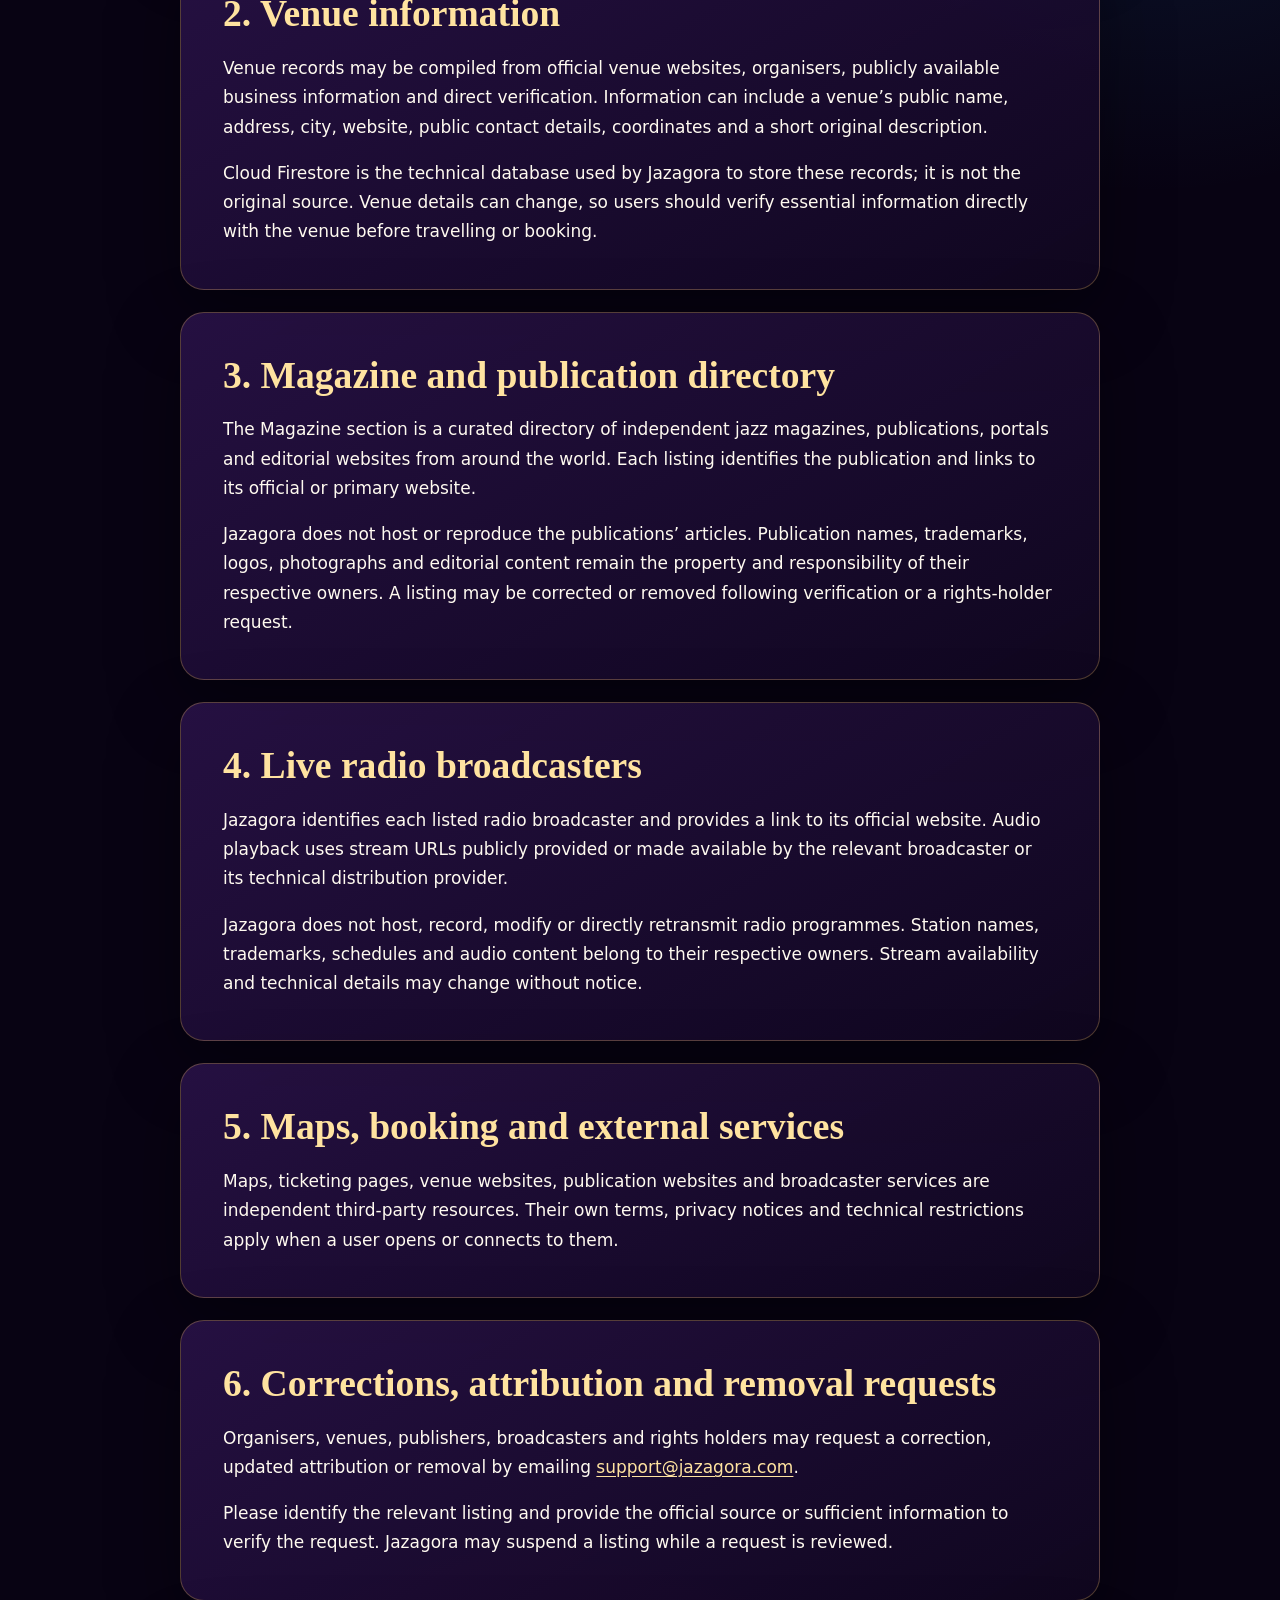
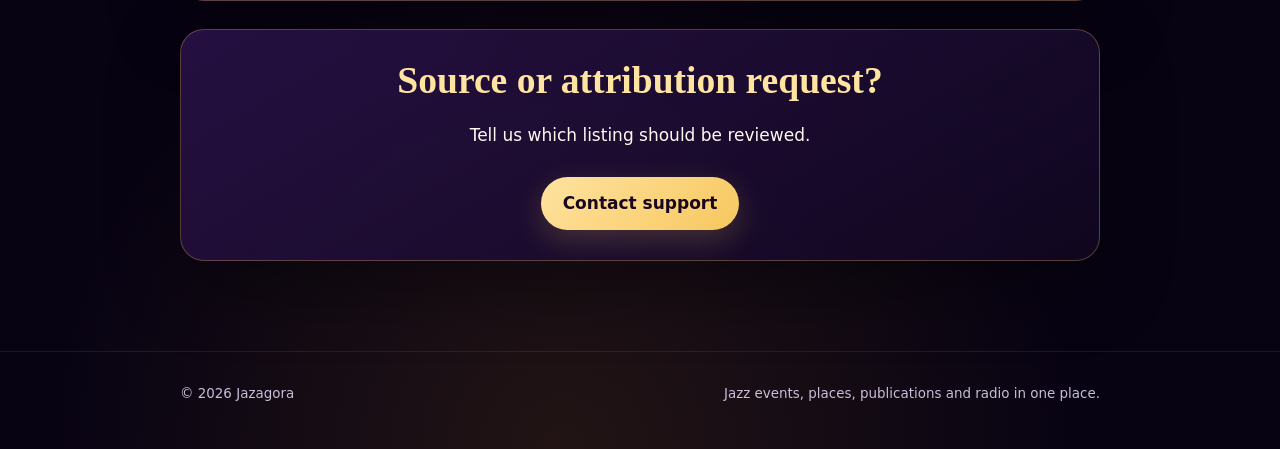
<file: sources/index.html>
<!doctype html>
<html lang="en">
<head>
  <meta charset="utf-8">
  <meta name="viewport" content="width=device-width, initial-scale=1">
  <meta name="robots" content="index, follow">
  <meta name="description" content="Sources and attribution principles for events, venues, publications and radio streams available through Jazagora.">
  <link rel="canonical" href="https://jazagora.com/sources/">
  <link rel="icon" type="image/svg+xml" href="/favicon.svg">
  <link rel="icon" type="image/png" sizes="48x48" href="/favicon-48x48.png">
  <link rel="apple-touch-icon" sizes="180x180" href="/apple-touch-icon.png">
  <title>Sources &amp; Attribution · Jazagora</title>
  <link rel="stylesheet" href="../assets/legal.css">
</head>
<body>
  <a class="skip-link" href="#content">Skip to content</a>
  <header class="site-header">
    <nav class="nav" aria-label="Legal pages">
      <a class="brand" href="/" aria-label="Jazagora home"><span>Jazag</span><img class="brand-orbit" src="../assets/jazagora-orbit.webp" alt="" width="291" height="400" decoding="async"><span class="brand-tail">ra</span></a>
      <div class="nav-links">
        <a href="/privacy-policy/">Privacy</a>
        <a href="/terms/">Terms</a>
        <a href="/delete-account/">Delete account</a>
      </div>
    </nav>
  </header>

  <main id="content" class="page-shell">
    <p class="eyebrow">Jazagora · Transparency</p>
    <h1>Sources &amp; Attribution</h1>
    <p class="intro">How Jazagora discovers, organises and attributes third-party information about jazz events, venues, publications and radio broadcasters.</p>
    <div class="meta"><span class="pill">Updated 21 July 2026</span><span class="pill">Source transparency</span></div>

    <aside class="notice">
      <strong>Attribution principle.</strong> Jazagora aims to identify the originating publisher, organiser, venue or broadcaster and to link to the original website whenever reasonably available. Inclusion does not imply affiliation, sponsorship or endorsement.
    </aside>

    <section class="legal-section" id="events">
      <h2>1. Event sources and Jazagora Daily Oracle</h2>
      <p>Jazagora Daily Oracle is an automated workflow that discovers and normalises publicly available jazz-event information. It may collect limited factual information such as event title, date, explicitly stated time, venue, city, artist, booking link and originating source URL.</p>
      <p>The source registry includes official organisers and venues, jazz networks, festival programmes and selected editorial jazz sources. Principal national and festival sources currently include:</p>
      <ul>
        <li><a href="https://italiajazz.it/eventi/">I-Jazz / ItaliaJazz Eventi</a></li>
        <li><a href="https://www.jazzitalia.net/">Jazzitalia</a> calendar and news</li>
        <li><a href="https://www.casadeljazz.com/eventi/">Casa del Jazz</a></li>
        <li><a href="https://timeinjazz.it/">Time in Jazz</a></li>
        <li><a href="https://www.torinojazzfestival.it/">Torino Jazz Festival</a></li>
        <li><a href="https://fanojazzbythesea.com/">Fano Jazz by the Sea</a></li>
        <li><a href="https://www.jazzconvention.net/">Jazz Convention</a></li>
        <li><a href="https://www.jazzit.it/category/agenda/">JAZZIT Agenda</a></li>
        <li><a href="https://www.giornaledellamusica.it/news">Il Giornale della Musica</a>, with a mandatory jazz-content filter</li>
        <li><a href="https://www.jazzagenda.it/">Jazz Agenda</a></li>
        <li><a href="https://www.umbriajazz.it/programma/">Umbria Jazz</a></li>
        <li><a href="https://www.jazznetwork.it/">Crossroads / Jazz Network</a></li>
        <li><a href="https://www.musicajazz.it/categoria/news/festival-e-concerti/">Musica Jazz</a></li>
      </ul>
      <p>This is a transparency summary, not a permanent or exhaustive registry. Additional official venue and organiser sources may be added, updated or removed as coverage changes. The original source URL associated with an individual event remains the most specific attribution.</p>
    </section>

    <section class="legal-section" id="venues">
      <h2>2. Venue information</h2>
      <p>Venue records may be compiled from official venue websites, organisers, publicly available business information and direct verification. Information can include a venue’s public name, address, city, website, public contact details, coordinates and a short original description.</p>
      <p>Cloud Firestore is the technical database used by Jazagora to store these records; it is not the original source. Venue details can change, so users should verify essential information directly with the venue before travelling or booking.</p>
    </section>

    <section class="legal-section" id="magazines">
      <h2>3. Magazine and publication directory</h2>
      <p>The Magazine section is a curated directory of independent jazz magazines, publications, portals and editorial websites from around the world. Each listing identifies the publication and links to its official or primary website.</p>
      <p>Jazagora does not host or reproduce the publications’ articles. Publication names, trademarks, logos, photographs and editorial content remain the property and responsibility of their respective owners. A listing may be corrected or removed following verification or a rights-holder request.</p>
    </section>

    <section class="legal-section" id="radio">
      <h2>4. Live radio broadcasters</h2>
      <p>Jazagora identifies each listed radio broadcaster and provides a link to its official website. Audio playback uses stream URLs publicly provided or made available by the relevant broadcaster or its technical distribution provider.</p>
      <p>Jazagora does not host, record, modify or directly retransmit radio programmes. Station names, trademarks, schedules and audio content belong to their respective owners. Stream availability and technical details may change without notice.</p>
    </section>

    <section class="legal-section" id="external-services">
      <h2>5. Maps, booking and external services</h2>
      <p>Maps, ticketing pages, venue websites, publication websites and broadcaster services are independent third-party resources. Their own terms, privacy notices and technical restrictions apply when a user opens or connects to them.</p>
    </section>

    <section class="legal-section" id="corrections">
      <h2>6. Corrections, attribution and removal requests</h2>
      <p>Organisers, venues, publishers, broadcasters and rights holders may request a correction, updated attribution or removal by emailing <a href="mailto:support@jazagora.com?subject=Jazagora%20source%20or%20attribution%20request">support@jazagora.com</a>.</p>
      <p>Please identify the relevant listing and provide the official source or sufficient information to verify the request. Jazagora may suspend a listing while a request is reviewed.</p>
    </section>

    <div class="action-card">
      <h2>Source or attribution request?</h2>
      <p>Tell us which listing should be reviewed.</p>
      <a class="button" href="mailto:support@jazagora.com?subject=Jazagora%20source%20or%20attribution%20request">Contact support</a>
    </div>
  </main>

  <footer class="site-footer"><div class="footer-inner"><p>© 2026 Jazagora</p><p>Jazz events, places, publications and radio in one place.</p></div></footer>
</body>
</html>
</file>
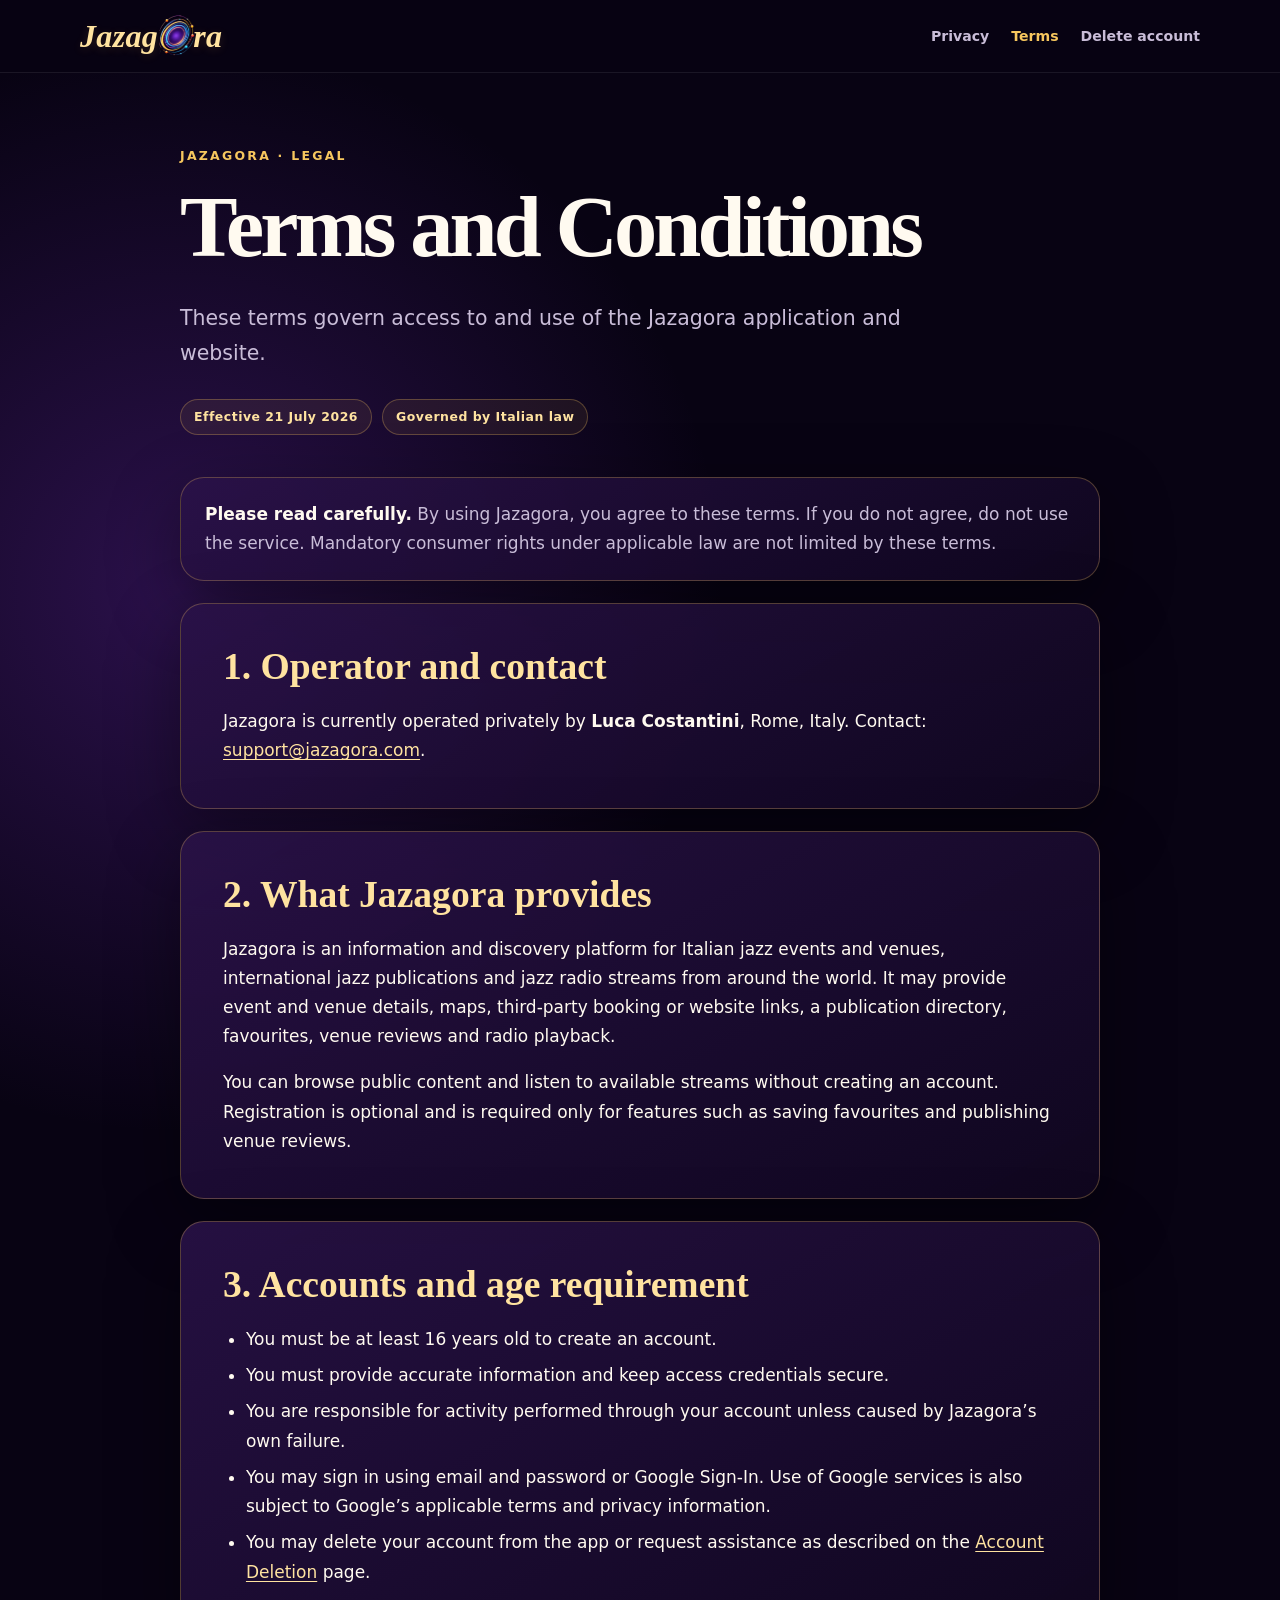
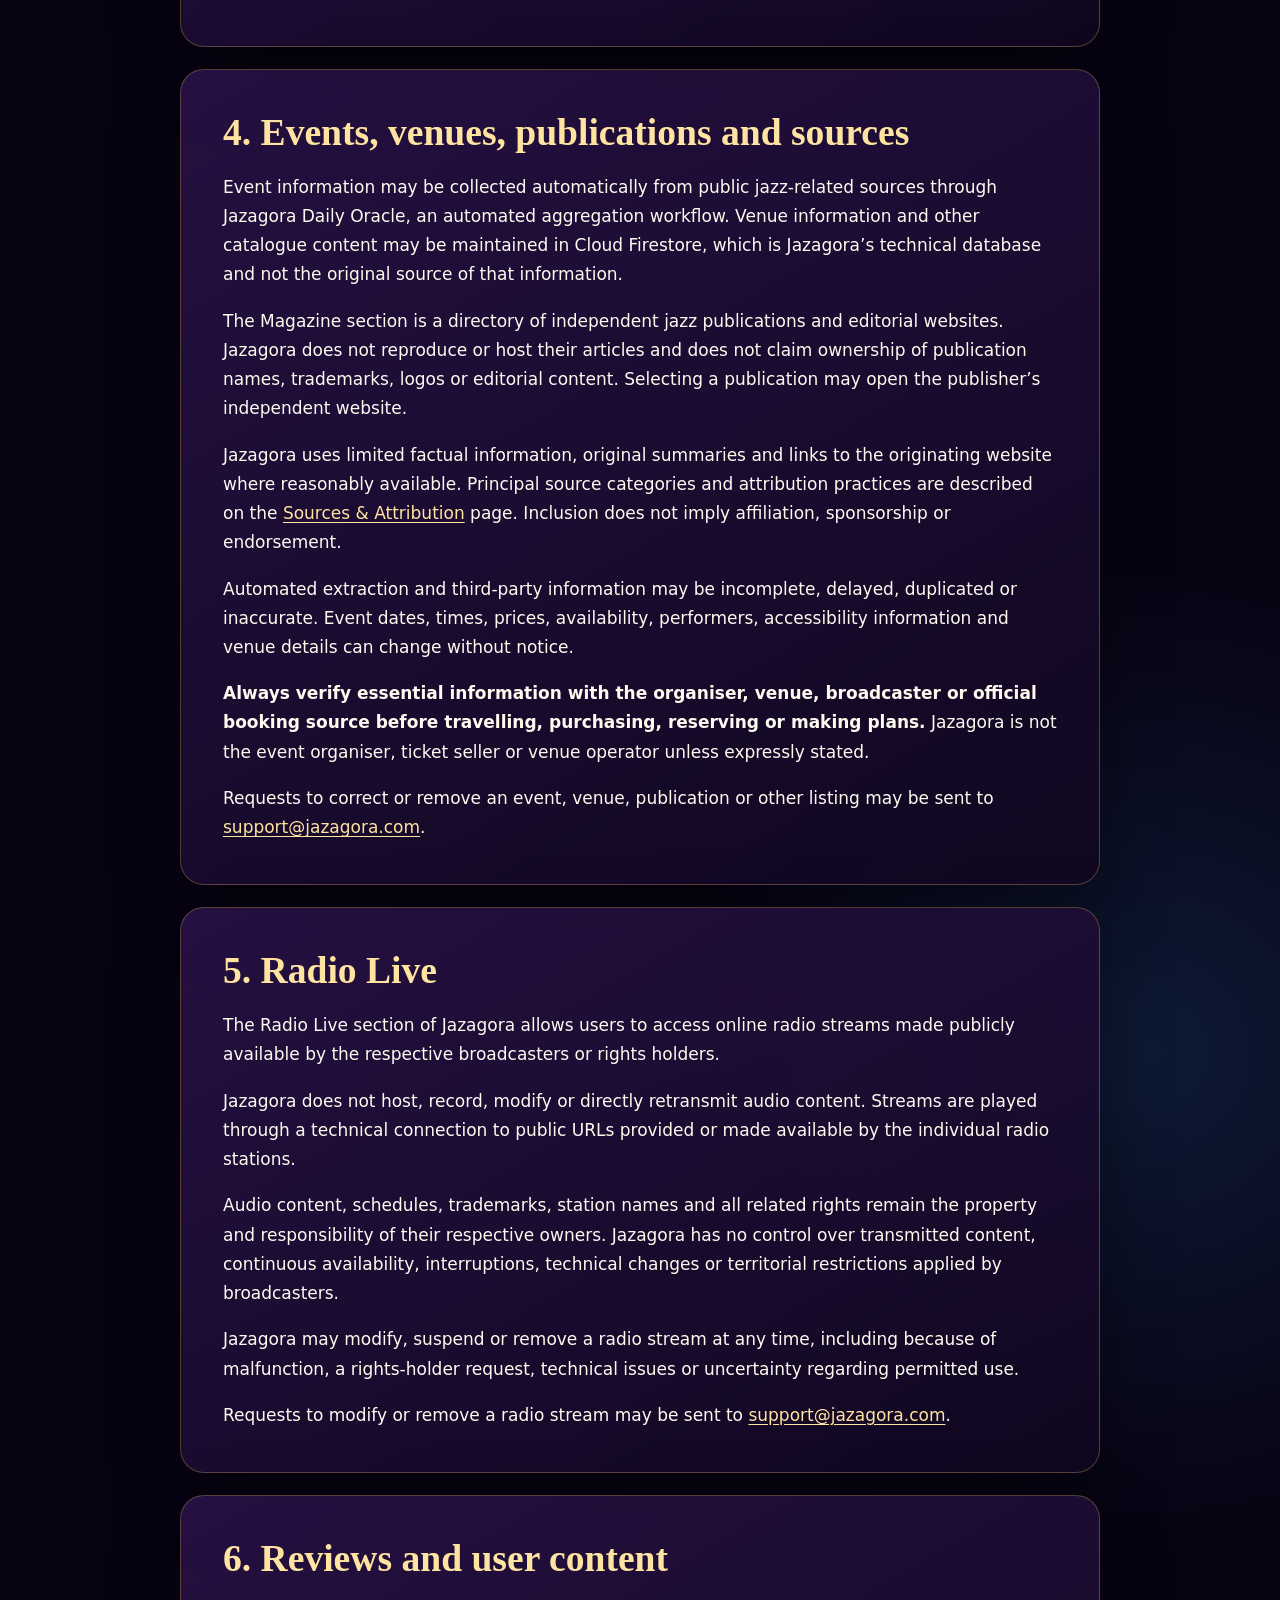
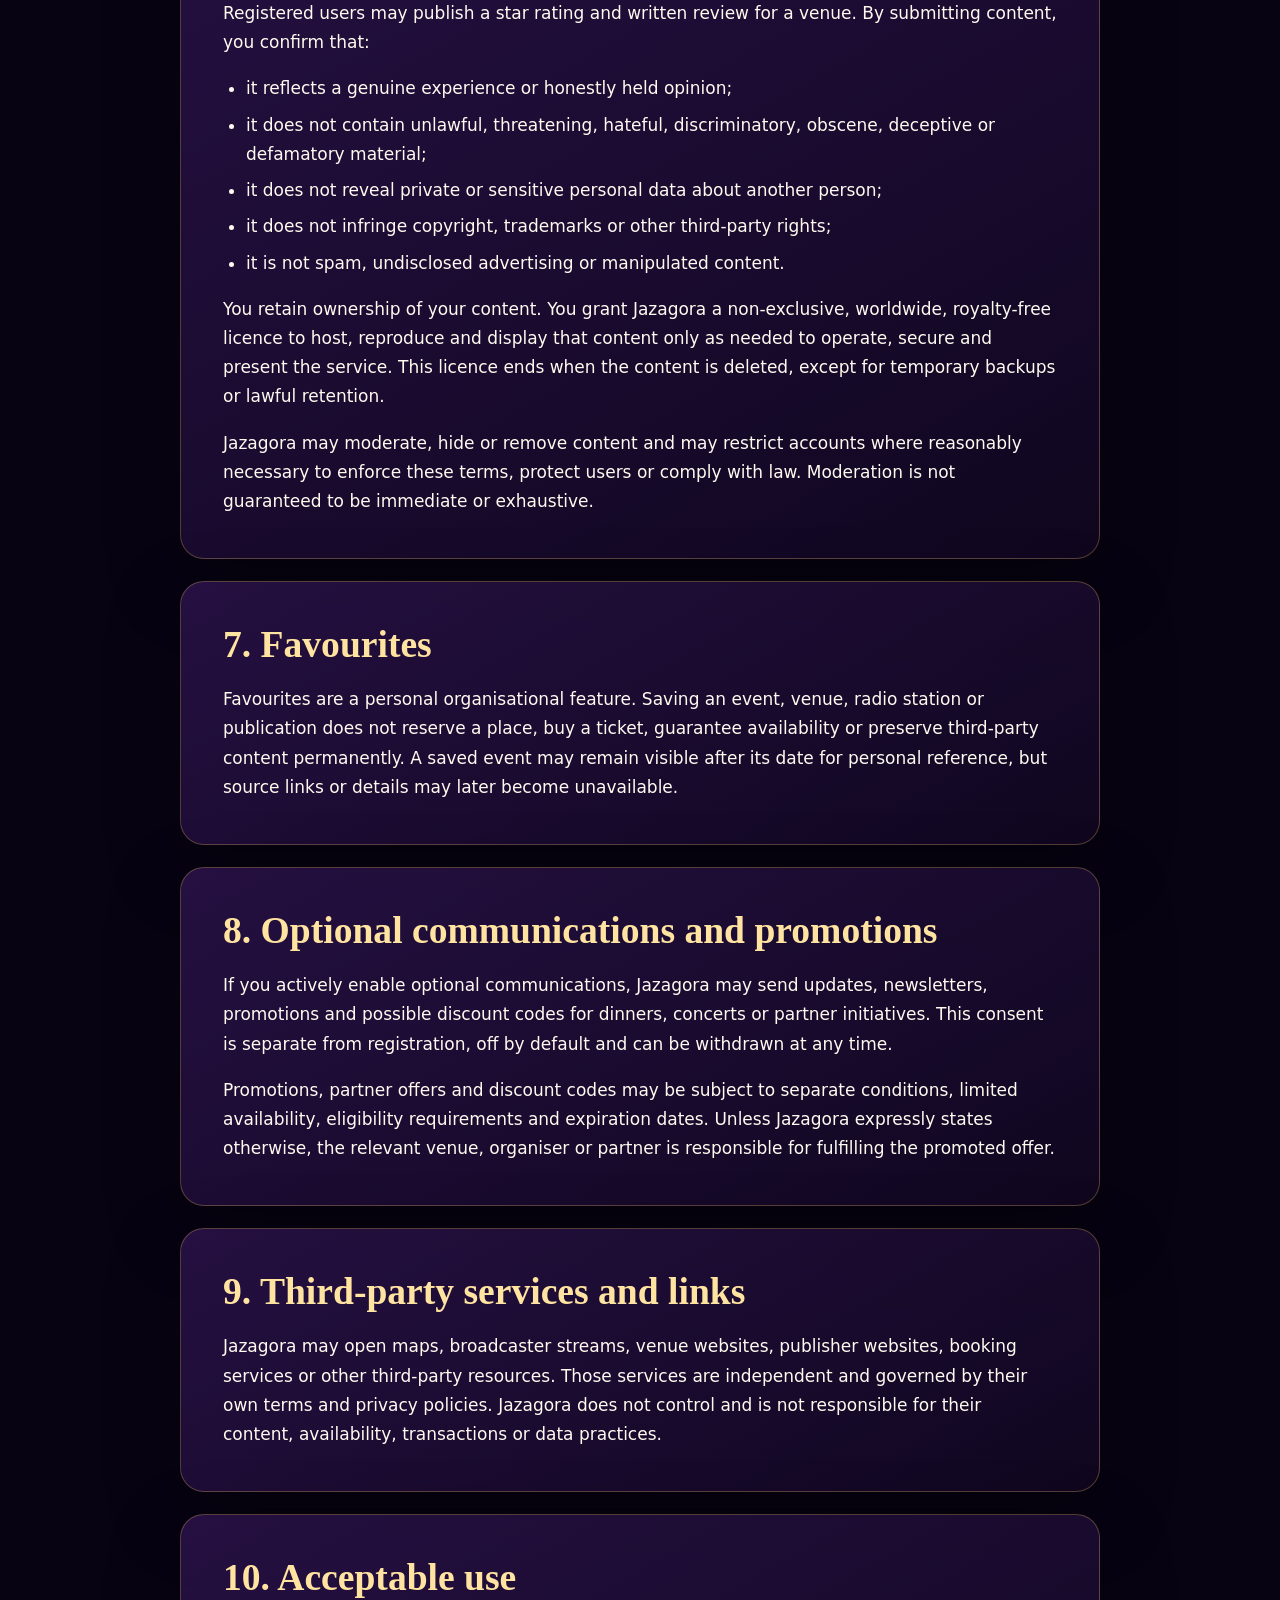
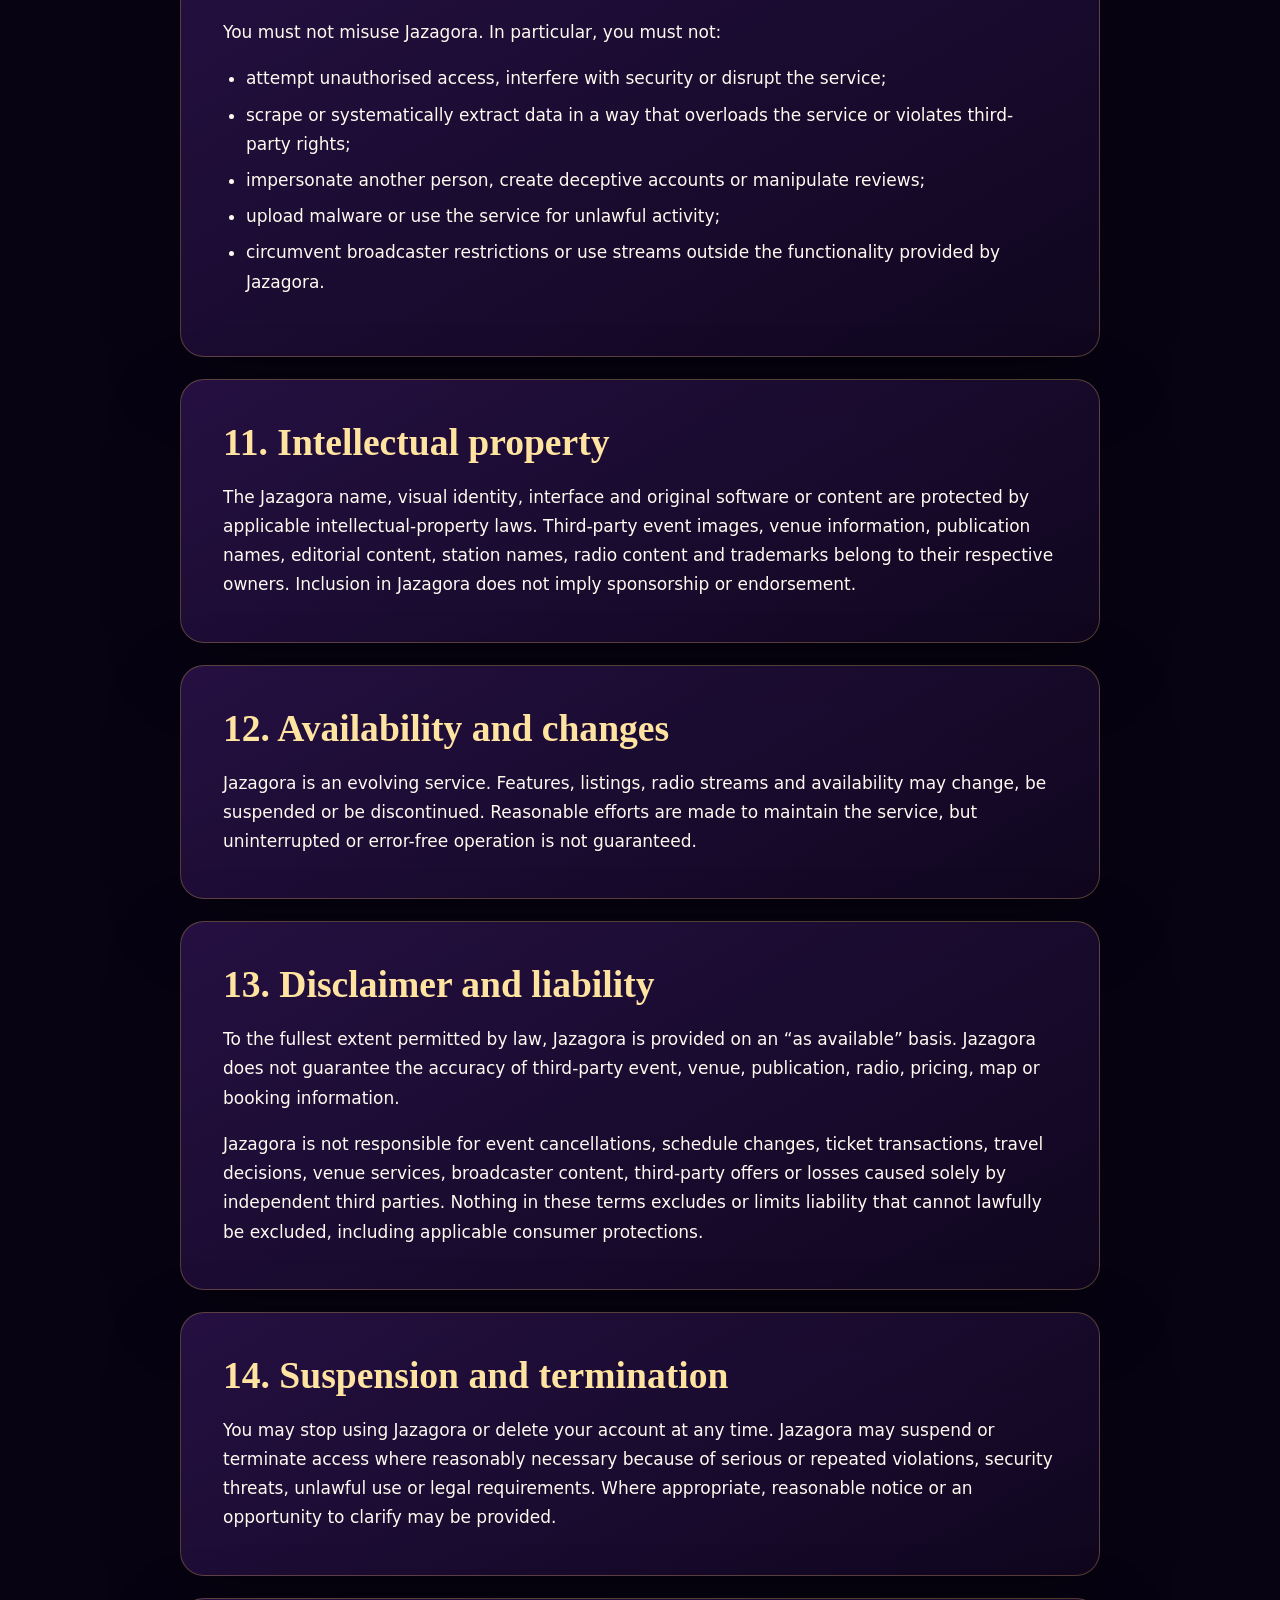
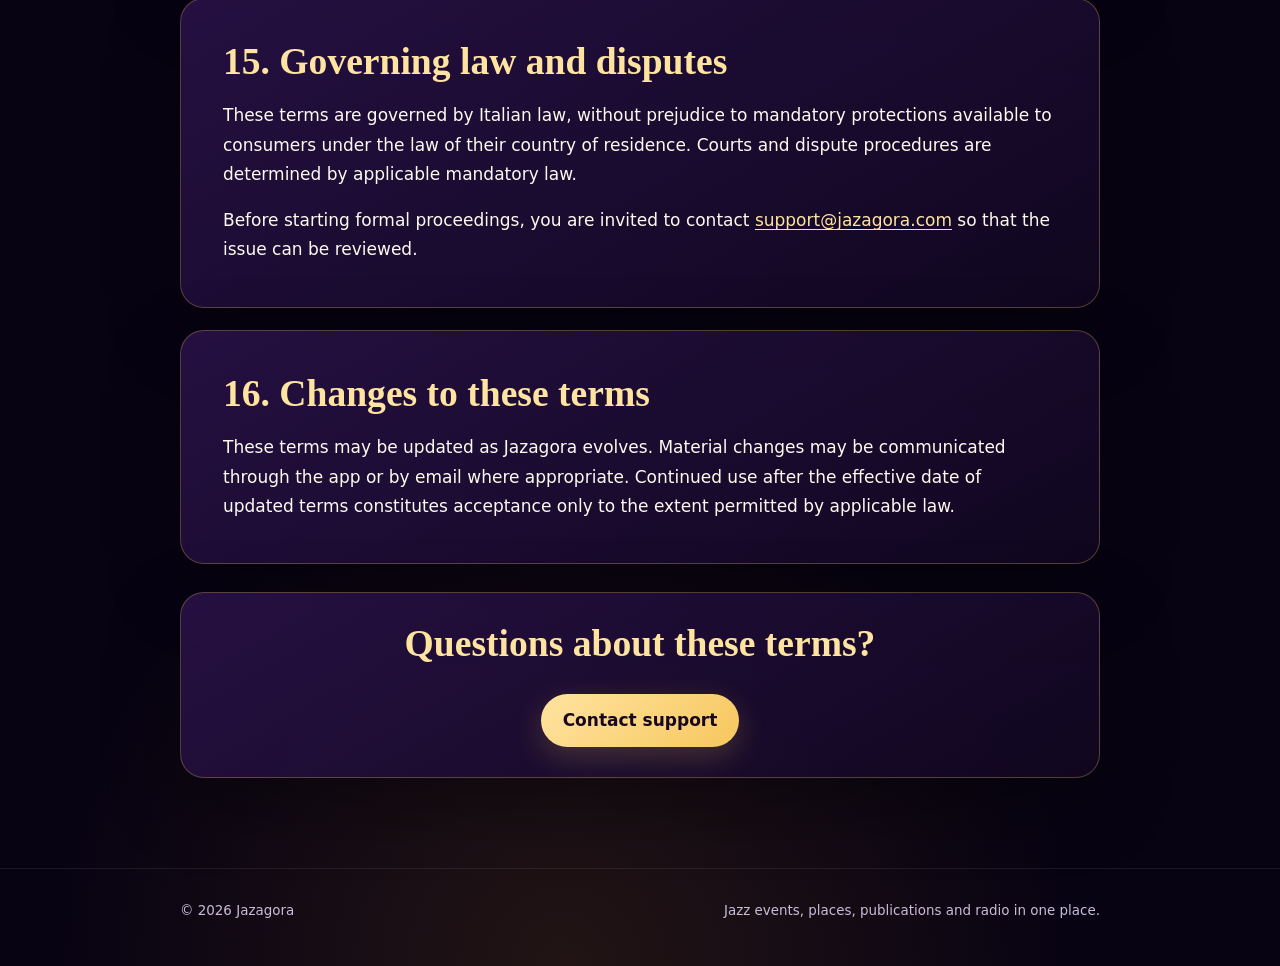
<file: terms/index.html>
<!doctype html>
<html lang="en">
<head>
  <meta charset="utf-8">
  <meta name="viewport" content="width=device-width, initial-scale=1">
  <meta name="robots" content="index, follow">
  <meta name="description" content="Terms and Conditions for using Jazagora, including event and venue listings, jazz publications, favourites and worldwide jazz radio streams.">
  <link rel="canonical" href="https://jazagora.com/terms/">
  <link rel="icon" type="image/svg+xml" href="/favicon.svg">
  <link rel="icon" type="image/png" sizes="48x48" href="/favicon-48x48.png">
  <link rel="apple-touch-icon" sizes="180x180" href="/apple-touch-icon.png">
  <title>Terms and Conditions · Jazagora</title>
  <link rel="stylesheet" href="../assets/legal.css">
</head>
<body>
  <a class="skip-link" href="#content">Skip to content</a>
  <header class="site-header">
    <nav class="nav" aria-label="Legal pages">
      <a class="brand" href="/" aria-label="Jazagora home"><span>Jazag</span><img class="brand-orbit" src="../assets/jazagora-orbit.webp" alt="" width="291" height="400" decoding="async"><span class="brand-tail">ra</span></a>
      <div class="nav-links">
        <a href="/privacy-policy/">Privacy</a>
        <a href="/terms/" aria-current="page">Terms</a>
        <a href="/delete-account/">Delete account</a>
      </div>
    </nav>
  </header>

  <main id="content" class="page-shell">
    <p class="eyebrow">Jazagora · Legal</p>
    <h1>Terms and Conditions</h1>
    <p class="intro">These terms govern access to and use of the Jazagora application and website.</p>
    <div class="meta"><span class="pill">Effective 21 July 2026</span><span class="pill">Governed by Italian law</span></div>

    <aside class="notice"><strong>Please read carefully.</strong> By using Jazagora, you agree to these terms. If you do not agree, do not use the service. Mandatory consumer rights under applicable law are not limited by these terms.</aside>

    <section class="legal-section">
      <h2>1. Operator and contact</h2>
      <p>Jazagora is currently operated privately by <strong>Luca Costantini</strong>, Rome, Italy. Contact: <a href="mailto:support@jazagora.com">support@jazagora.com</a>.</p>
    </section>

    <section class="legal-section">
      <h2>2. What Jazagora provides</h2>
      <p>Jazagora is an information and discovery platform for Italian jazz events and venues, international jazz publications and jazz radio streams from around the world. It may provide event and venue details, maps, third-party booking or website links, a publication directory, favourites, venue reviews and radio playback.</p>
      <p>You can browse public content and listen to available streams without creating an account. Registration is optional and is required only for features such as saving favourites and publishing venue reviews.</p>
    </section>

    <section class="legal-section">
      <h2>3. Accounts and age requirement</h2>
      <ul>
        <li>You must be at least 16 years old to create an account.</li>
        <li>You must provide accurate information and keep access credentials secure.</li>
        <li>You are responsible for activity performed through your account unless caused by Jazagora’s own failure.</li>
        <li>You may sign in using email and password or Google Sign-In. Use of Google services is also subject to Google’s applicable terms and privacy information.</li>
        <li>You may delete your account from the app or request assistance as described on the <a href="/delete-account/">Account Deletion</a> page.</li>
      </ul>
    </section>

    <section class="legal-section">
      <h2>4. Events, venues, publications and sources</h2>
      <p>Event information may be collected automatically from public jazz-related sources through Jazagora Daily Oracle, an automated aggregation workflow. Venue information and other catalogue content may be maintained in Cloud Firestore, which is Jazagora’s technical database and not the original source of that information.</p>
      <p>The Magazine section is a directory of independent jazz publications and editorial websites. Jazagora does not reproduce or host their articles and does not claim ownership of publication names, trademarks, logos or editorial content. Selecting a publication may open the publisher’s independent website.</p>
      <p>Jazagora uses limited factual information, original summaries and links to the originating website where reasonably available. Principal source categories and attribution practices are described on the <a href="/sources/">Sources &amp; Attribution</a> page. Inclusion does not imply affiliation, sponsorship or endorsement.</p>
      <p>Automated extraction and third-party information may be incomplete, delayed, duplicated or inaccurate. Event dates, times, prices, availability, performers, accessibility information and venue details can change without notice.</p>
      <p><strong>Always verify essential information with the organiser, venue, broadcaster or official booking source before travelling, purchasing, reserving or making plans.</strong> Jazagora is not the event organiser, ticket seller or venue operator unless expressly stated.</p>
      <p>Requests to correct or remove an event, venue, publication or other listing may be sent to <a href="mailto:support@jazagora.com">support@jazagora.com</a>.</p>
    </section>

    <section class="legal-section">
      <h2>5. Radio Live</h2>
      <p>The Radio Live section of Jazagora allows users to access online radio streams made publicly available by the respective broadcasters or rights holders.</p>
      <p>Jazagora does not host, record, modify or directly retransmit audio content. Streams are played through a technical connection to public URLs provided or made available by the individual radio stations.</p>
      <p>Audio content, schedules, trademarks, station names and all related rights remain the property and responsibility of their respective owners. Jazagora has no control over transmitted content, continuous availability, interruptions, technical changes or territorial restrictions applied by broadcasters.</p>
      <p>Jazagora may modify, suspend or remove a radio stream at any time, including because of malfunction, a rights-holder request, technical issues or uncertainty regarding permitted use.</p>
      <p>Requests to modify or remove a radio stream may be sent to <a href="mailto:support@jazagora.com">support@jazagora.com</a>.</p>
    </section>

    <section class="legal-section">
      <h2>6. Reviews and user content</h2>
      <p>Registered users may publish a star rating and written review for a venue. By submitting content, you confirm that:</p>
      <ul>
        <li>it reflects a genuine experience or honestly held opinion;</li>
        <li>it does not contain unlawful, threatening, hateful, discriminatory, obscene, deceptive or defamatory material;</li>
        <li>it does not reveal private or sensitive personal data about another person;</li>
        <li>it does not infringe copyright, trademarks or other third-party rights;</li>
        <li>it is not spam, undisclosed advertising or manipulated content.</li>
      </ul>
      <p>You retain ownership of your content. You grant Jazagora a non-exclusive, worldwide, royalty-free licence to host, reproduce and display that content only as needed to operate, secure and present the service. This licence ends when the content is deleted, except for temporary backups or lawful retention.</p>
      <p>Jazagora may moderate, hide or remove content and may restrict accounts where reasonably necessary to enforce these terms, protect users or comply with law. Moderation is not guaranteed to be immediate or exhaustive.</p>
    </section>

    <section class="legal-section">
      <h2>7. Favourites</h2>
      <p>Favourites are a personal organisational feature. Saving an event, venue, radio station or publication does not reserve a place, buy a ticket, guarantee availability or preserve third-party content permanently. A saved event may remain visible after its date for personal reference, but source links or details may later become unavailable.</p>
    </section>

    <section class="legal-section">
      <h2>8. Optional communications and promotions</h2>
      <p>If you actively enable optional communications, Jazagora may send updates, newsletters, promotions and possible discount codes for dinners, concerts or partner initiatives. This consent is separate from registration, off by default and can be withdrawn at any time.</p>
      <p>Promotions, partner offers and discount codes may be subject to separate conditions, limited availability, eligibility requirements and expiration dates. Unless Jazagora expressly states otherwise, the relevant venue, organiser or partner is responsible for fulfilling the promoted offer.</p>
    </section>

    <section class="legal-section">
      <h2>9. Third-party services and links</h2>
      <p>Jazagora may open maps, broadcaster streams, venue websites, publisher websites, booking services or other third-party resources. Those services are independent and governed by their own terms and privacy policies. Jazagora does not control and is not responsible for their content, availability, transactions or data practices.</p>
    </section>

    <section class="legal-section">
      <h2>10. Acceptable use</h2>
      <p>You must not misuse Jazagora. In particular, you must not:</p>
      <ul>
        <li>attempt unauthorised access, interfere with security or disrupt the service;</li>
        <li>scrape or systematically extract data in a way that overloads the service or violates third-party rights;</li>
        <li>impersonate another person, create deceptive accounts or manipulate reviews;</li>
        <li>upload malware or use the service for unlawful activity;</li>
        <li>circumvent broadcaster restrictions or use streams outside the functionality provided by Jazagora.</li>
      </ul>
    </section>

    <section class="legal-section">
      <h2>11. Intellectual property</h2>
      <p>The Jazagora name, visual identity, interface and original software or content are protected by applicable intellectual-property laws. Third-party event images, venue information, publication names, editorial content, station names, radio content and trademarks belong to their respective owners. Inclusion in Jazagora does not imply sponsorship or endorsement.</p>
    </section>

    <section class="legal-section">
      <h2>12. Availability and changes</h2>
      <p>Jazagora is an evolving service. Features, listings, radio streams and availability may change, be suspended or be discontinued. Reasonable efforts are made to maintain the service, but uninterrupted or error-free operation is not guaranteed.</p>
    </section>

    <section class="legal-section">
      <h2>13. Disclaimer and liability</h2>
      <p>To the fullest extent permitted by law, Jazagora is provided on an “as available” basis. Jazagora does not guarantee the accuracy of third-party event, venue, publication, radio, pricing, map or booking information.</p>
      <p>Jazagora is not responsible for event cancellations, schedule changes, ticket transactions, travel decisions, venue services, broadcaster content, third-party offers or losses caused solely by independent third parties. Nothing in these terms excludes or limits liability that cannot lawfully be excluded, including applicable consumer protections.</p>
    </section>

    <section class="legal-section">
      <h2>14. Suspension and termination</h2>
      <p>You may stop using Jazagora or delete your account at any time. Jazagora may suspend or terminate access where reasonably necessary because of serious or repeated violations, security threats, unlawful use or legal requirements. Where appropriate, reasonable notice or an opportunity to clarify may be provided.</p>
    </section>

    <section class="legal-section">
      <h2>15. Governing law and disputes</h2>
      <p>These terms are governed by Italian law, without prejudice to mandatory protections available to consumers under the law of their country of residence. Courts and dispute procedures are determined by applicable mandatory law.</p>
      <p>Before starting formal proceedings, you are invited to contact <a href="mailto:support@jazagora.com">support@jazagora.com</a> so that the issue can be reviewed.</p>
    </section>

    <section class="legal-section">
      <h2>16. Changes to these terms</h2>
      <p>These terms may be updated as Jazagora evolves. Material changes may be communicated through the app or by email where appropriate. Continued use after the effective date of updated terms constitutes acceptance only to the extent permitted by applicable law.</p>
    </section>

    <div class="action-card"><h2>Questions about these terms?</h2><a class="button" href="mailto:support@jazagora.com?subject=Jazagora%20terms%20question">Contact support</a></div>
  </main>

  <footer class="site-footer"><div class="footer-inner"><p>© 2026 Jazagora</p><p>Jazz events, places, publications and radio in one place.</p></div></footer>
</body>
</html>
</file>
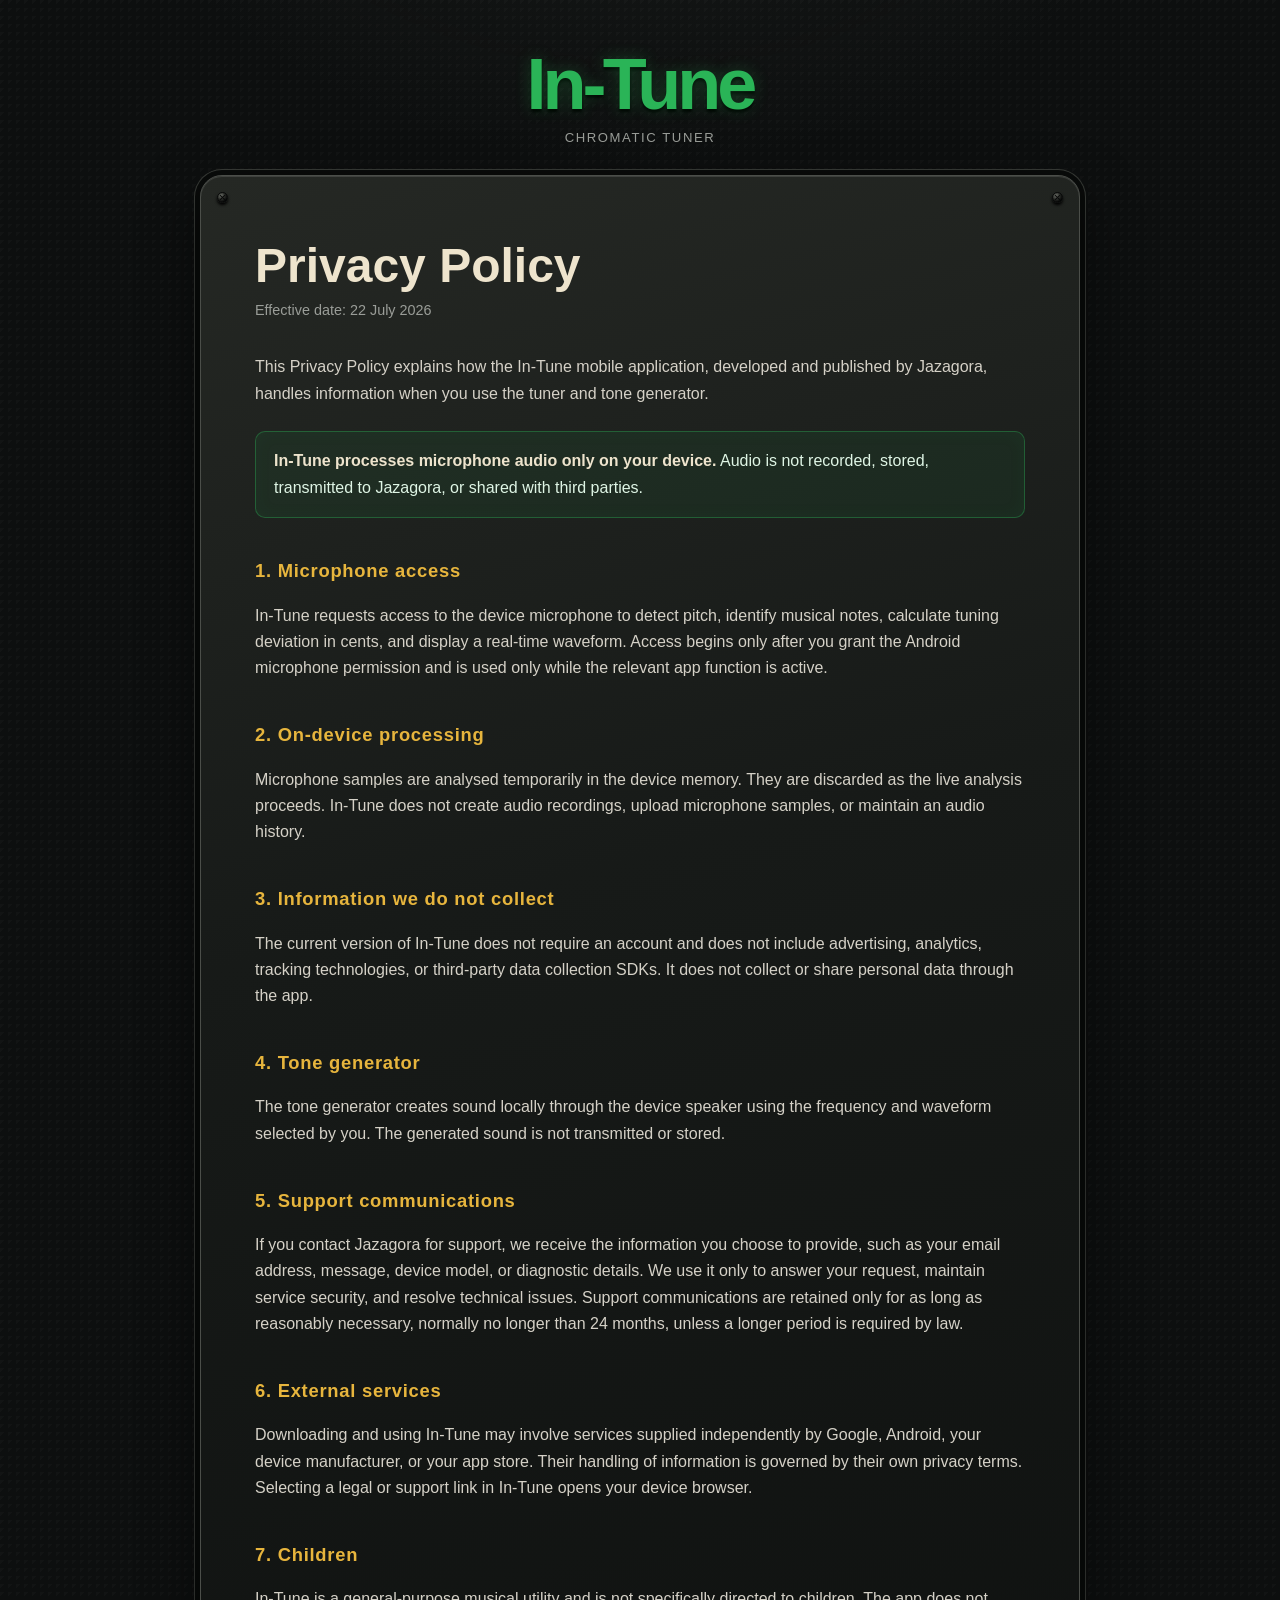
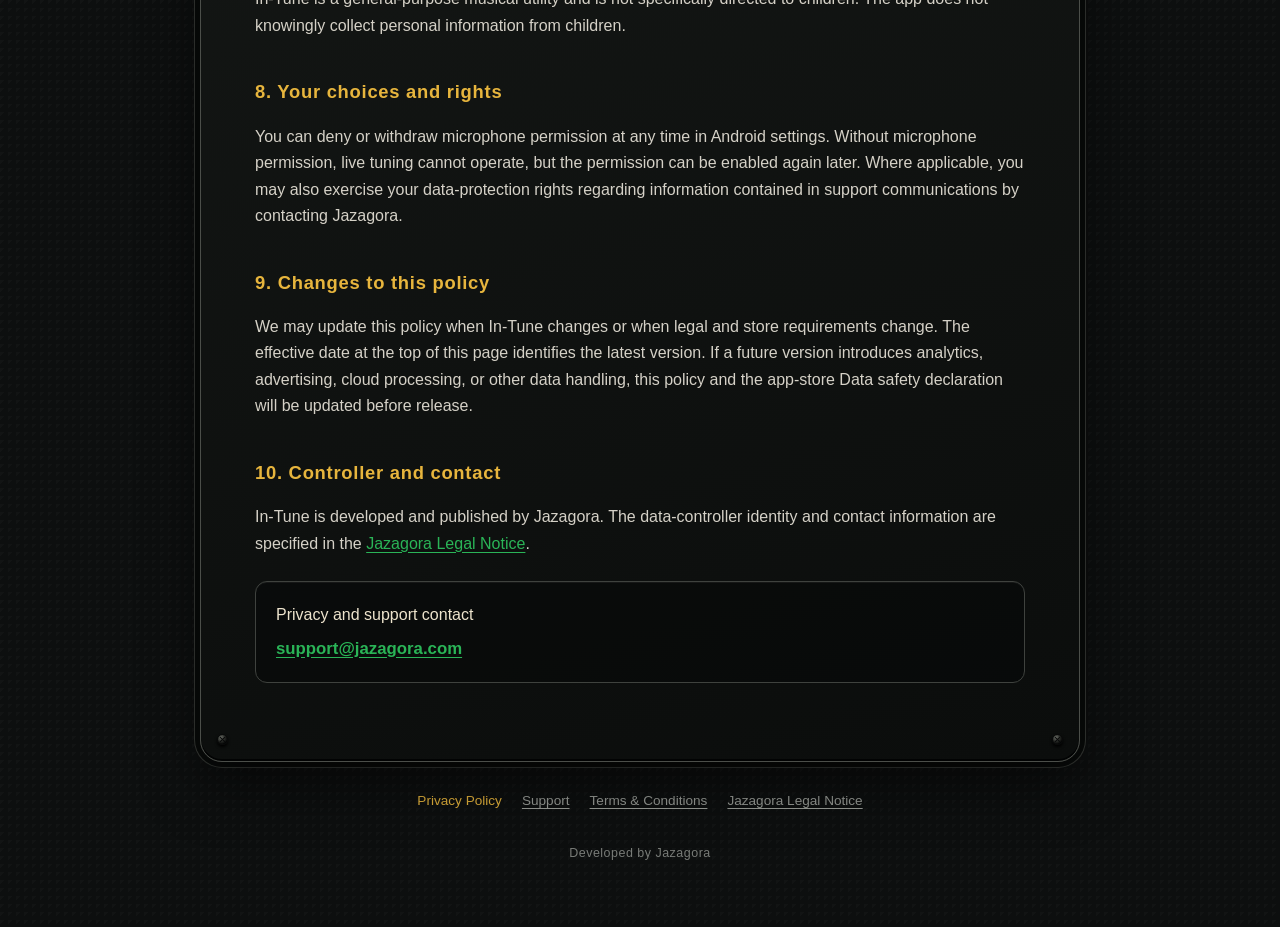
<file: in-tune/privacy/index.html>
<!doctype html>
<html lang="en">
<head>
  <meta charset="utf-8">
  <meta name="viewport" content="width=device-width, initial-scale=1">
  <meta name="robots" content="index, follow">
  <link rel="canonical" href="https://jazagora.com/in-tune/privacy/">
  <meta name="description" content="Privacy Policy for the In-Tune chromatic tuner by Jazagora.">
  <title>In-Tune Privacy Policy · Jazagora</title>
  <link rel="stylesheet" href="../assets/legal.css">
</head>
<body>
  <main class="page">
    <header class="brand">
      <p class="brand__name">In-Tune</p>
      <p class="brand__tagline">Chromatic Tuner</p>
    </header>

    <article class="instrument-panel">
      <span class="bolt bolt--top-left" aria-hidden="true"></span>
      <span class="bolt bolt--top-right" aria-hidden="true"></span>
      <span class="bolt bolt--bottom-left" aria-hidden="true"></span>
      <span class="bolt bolt--bottom-right" aria-hidden="true"></span>
      <h1>Privacy Policy</h1>
      <p class="effective-date">Effective date: 22 July 2026</p>

      <p>This Privacy Policy explains how the In-Tune mobile application, developed and published by Jazagora, handles information when you use the tuner and tone generator.</p>

      <p class="privacy-callout"><strong>In-Tune processes microphone audio only on your device.</strong> Audio is not recorded, stored, transmitted to Jazagora, or shared with third parties.</p>

      <h2>1. Microphone access</h2>
      <p>In-Tune requests access to the device microphone to detect pitch, identify musical notes, calculate tuning deviation in cents, and display a real-time waveform. Access begins only after you grant the Android microphone permission and is used only while the relevant app function is active.</p>

      <h2>2. On-device processing</h2>
      <p>Microphone samples are analysed temporarily in the device memory. They are discarded as the live analysis proceeds. In-Tune does not create audio recordings, upload microphone samples, or maintain an audio history.</p>

      <h2>3. Information we do not collect</h2>
      <p>The current version of In-Tune does not require an account and does not include advertising, analytics, tracking technologies, or third-party data collection SDKs. It does not collect or share personal data through the app.</p>

      <h2>4. Tone generator</h2>
      <p>The tone generator creates sound locally through the device speaker using the frequency and waveform selected by you. The generated sound is not transmitted or stored.</p>

      <h2>5. Support communications</h2>
      <p>If you contact Jazagora for support, we receive the information you choose to provide, such as your email address, message, device model, or diagnostic details. We use it only to answer your request, maintain service security, and resolve technical issues. Support communications are retained only for as long as reasonably necessary, normally no longer than 24 months, unless a longer period is required by law.</p>

      <h2>6. External services</h2>
      <p>Downloading and using In-Tune may involve services supplied independently by Google, Android, your device manufacturer, or your app store. Their handling of information is governed by their own privacy terms. Selecting a legal or support link in In-Tune opens your device browser.</p>

      <h2>7. Children</h2>
      <p>In-Tune is a general-purpose musical utility and is not specifically directed to children. The app does not knowingly collect personal information from children.</p>

      <h2>8. Your choices and rights</h2>
      <p>You can deny or withdraw microphone permission at any time in Android settings. Without microphone permission, live tuning cannot operate, but the permission can be enabled again later. Where applicable, you may also exercise your data-protection rights regarding information contained in support communications by contacting Jazagora.</p>

      <h2>9. Changes to this policy</h2>
      <p>We may update this policy when In-Tune changes or when legal and store requirements change. The effective date at the top of this page identifies the latest version. If a future version introduces analytics, advertising, cloud processing, or other data handling, this policy and the app-store Data safety declaration will be updated before release.</p>

      <h2>10. Controller and contact</h2>
      <p>In-Tune is developed and published by Jazagora. The data-controller identity and contact information are specified in the <a href="https://jazagora.com/legal/">Jazagora Legal Notice</a>.</p>
      <div class="contact-card">
        <span>Privacy and support contact</span>
        <a href="mailto:support@jazagora.com">support@jazagora.com</a>
      </div>
    </article>

    <nav aria-label="In-Tune legal and support pages">
      <a href="../privacy/" aria-current="page">Privacy Policy</a>
      <a href="../support/">Support</a>
      <a href="../terms/">Terms &amp; Conditions</a>
      <a href="https://jazagora.com/legal/">Jazagora Legal Notice</a>
    </nav>
    <footer>Developed by Jazagora</footer>
  </main>
</body>
</html>
</file>
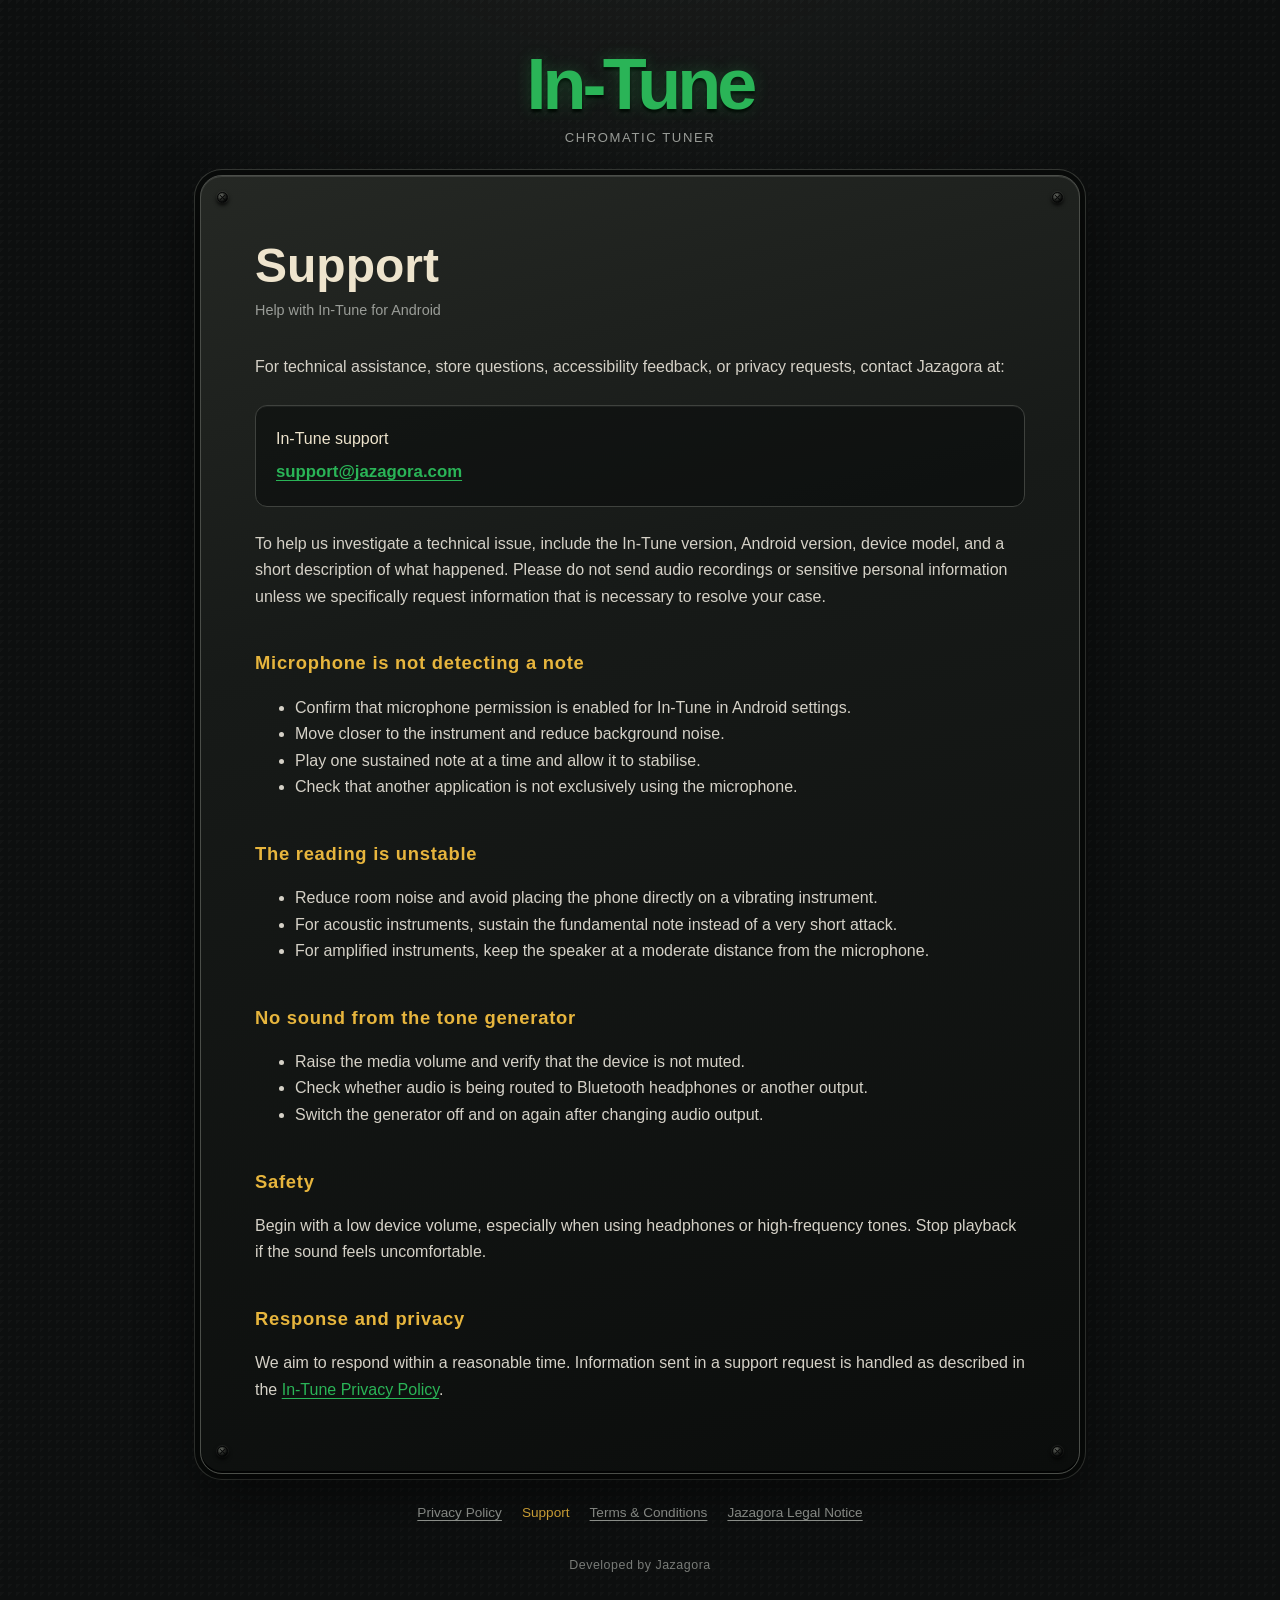
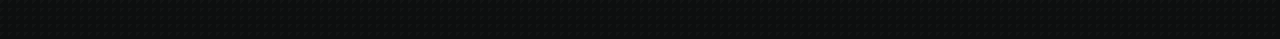
<file: in-tune/support/index.html>
<!doctype html>
<html lang="en">
<head>
  <meta charset="utf-8">
  <meta name="viewport" content="width=device-width, initial-scale=1">
  <meta name="robots" content="index, follow">
  <link rel="canonical" href="https://jazagora.com/in-tune/support/">
  <meta name="description" content="Support for the In-Tune chromatic tuner by Jazagora.">
  <title>In-Tune Support · Jazagora</title>
  <link rel="stylesheet" href="../assets/legal.css">
</head>
<body>
  <main class="page">
    <header class="brand">
      <p class="brand__name">In-Tune</p>
      <p class="brand__tagline">Chromatic Tuner</p>
    </header>

    <article class="instrument-panel support-panel">
      <span class="bolt bolt--top-left" aria-hidden="true"></span>
      <span class="bolt bolt--top-right" aria-hidden="true"></span>
      <span class="bolt bolt--bottom-left" aria-hidden="true"></span>
      <span class="bolt bolt--bottom-right" aria-hidden="true"></span>
      <h1>Support</h1>
      <p class="effective-date">Help with In-Tune for Android</p>

      <p>For technical assistance, store questions, accessibility feedback, or privacy requests, contact Jazagora at:</p>
      <div class="contact-card">
        <span>In-Tune support</span>
        <a href="mailto:support@jazagora.com?subject=In-Tune%20Support">support@jazagora.com</a>
      </div>

      <p>To help us investigate a technical issue, include the In-Tune version, Android version, device model, and a short description of what happened. Please do not send audio recordings or sensitive personal information unless we specifically request information that is necessary to resolve your case.</p>

      <h2>Microphone is not detecting a note</h2>
      <ul>
        <li>Confirm that microphone permission is enabled for In-Tune in Android settings.</li>
        <li>Move closer to the instrument and reduce background noise.</li>
        <li>Play one sustained note at a time and allow it to stabilise.</li>
        <li>Check that another application is not exclusively using the microphone.</li>
      </ul>

      <h2>The reading is unstable</h2>
      <ul>
        <li>Reduce room noise and avoid placing the phone directly on a vibrating instrument.</li>
        <li>For acoustic instruments, sustain the fundamental note instead of a very short attack.</li>
        <li>For amplified instruments, keep the speaker at a moderate distance from the microphone.</li>
      </ul>

      <h2>No sound from the tone generator</h2>
      <ul>
        <li>Raise the media volume and verify that the device is not muted.</li>
        <li>Check whether audio is being routed to Bluetooth headphones or another output.</li>
        <li>Switch the generator off and on again after changing audio output.</li>
      </ul>

      <h2>Safety</h2>
      <p>Begin with a low device volume, especially when using headphones or high-frequency tones. Stop playback if the sound feels uncomfortable.</p>

      <h2>Response and privacy</h2>
      <p>We aim to respond within a reasonable time. Information sent in a support request is handled as described in the <a href="../privacy/">In-Tune Privacy Policy</a>.</p>
    </article>

    <nav aria-label="In-Tune legal and support pages">
      <a href="../privacy/">Privacy Policy</a>
      <a href="../support/" aria-current="page">Support</a>
      <a href="../terms/">Terms &amp; Conditions</a>
      <a href="https://jazagora.com/legal/">Jazagora Legal Notice</a>
    </nav>
    <footer>Developed by Jazagora</footer>
  </main>
</body>
</html>
</file>
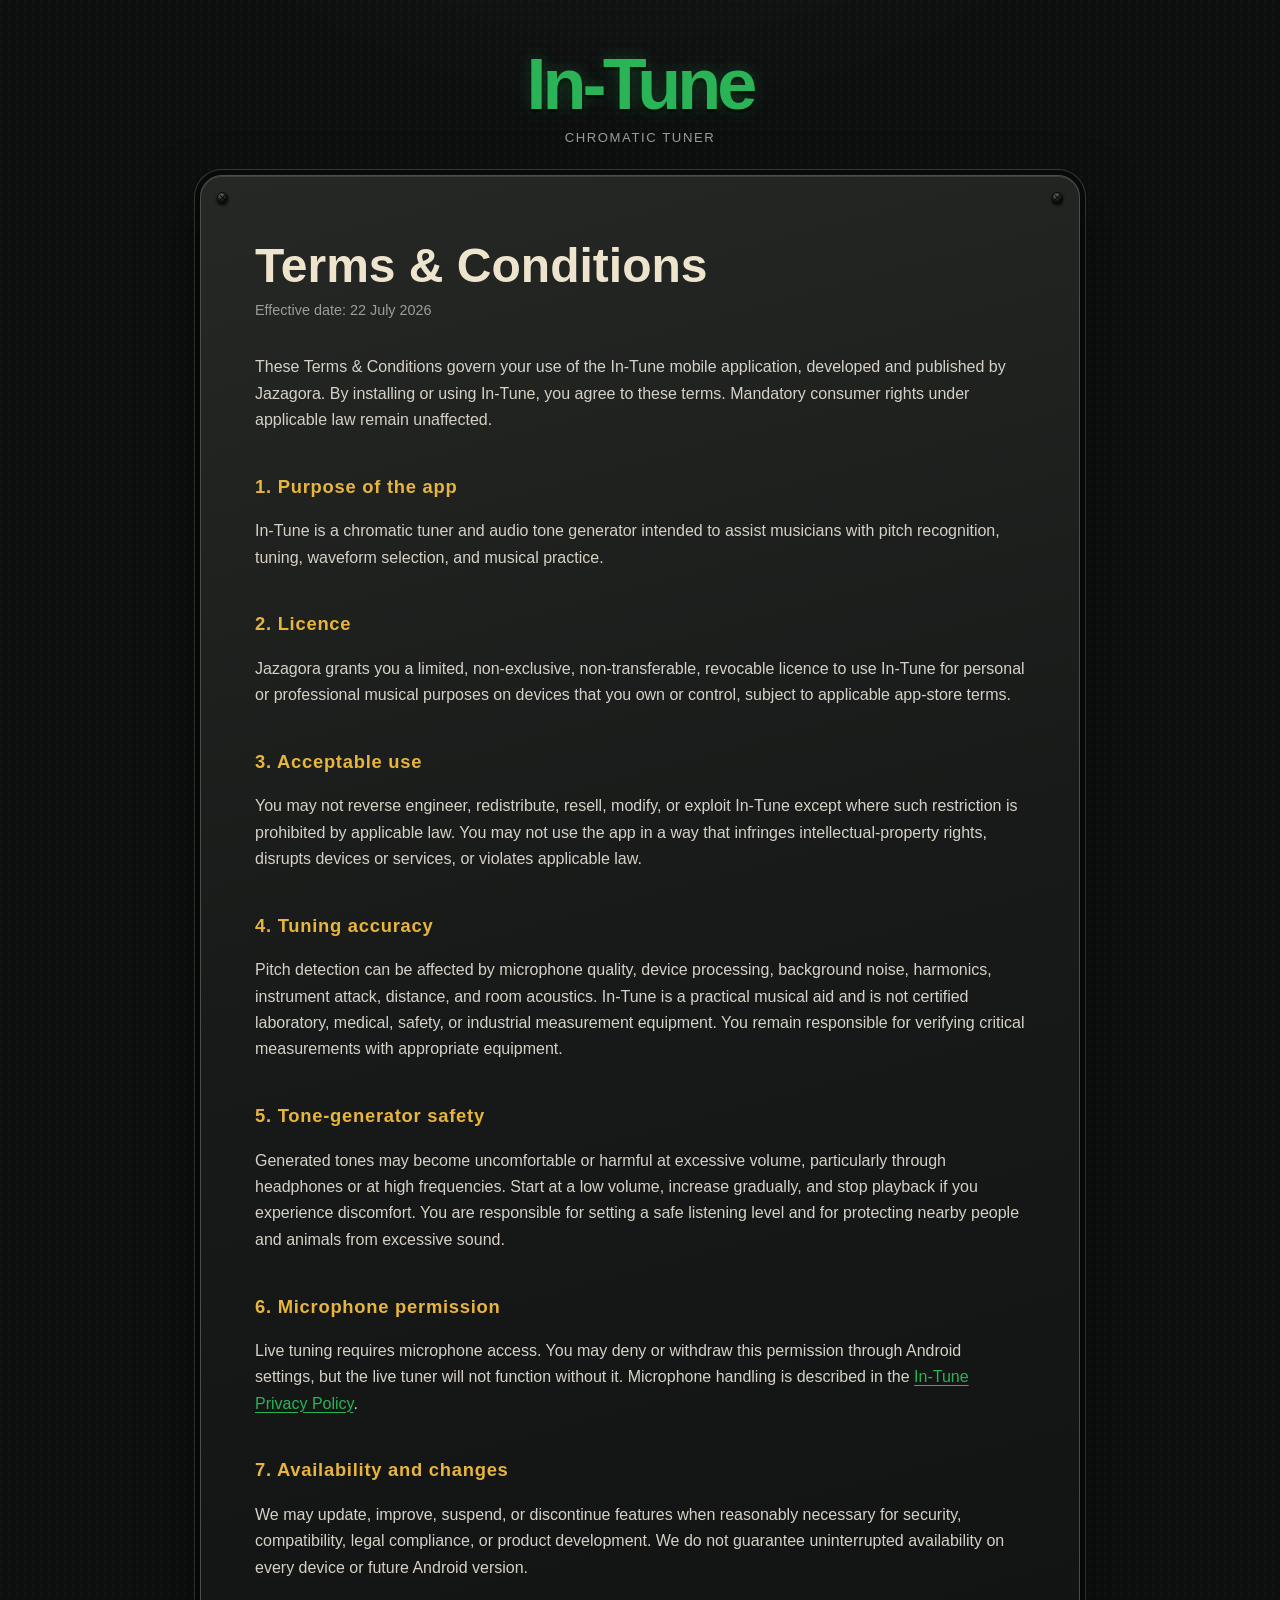
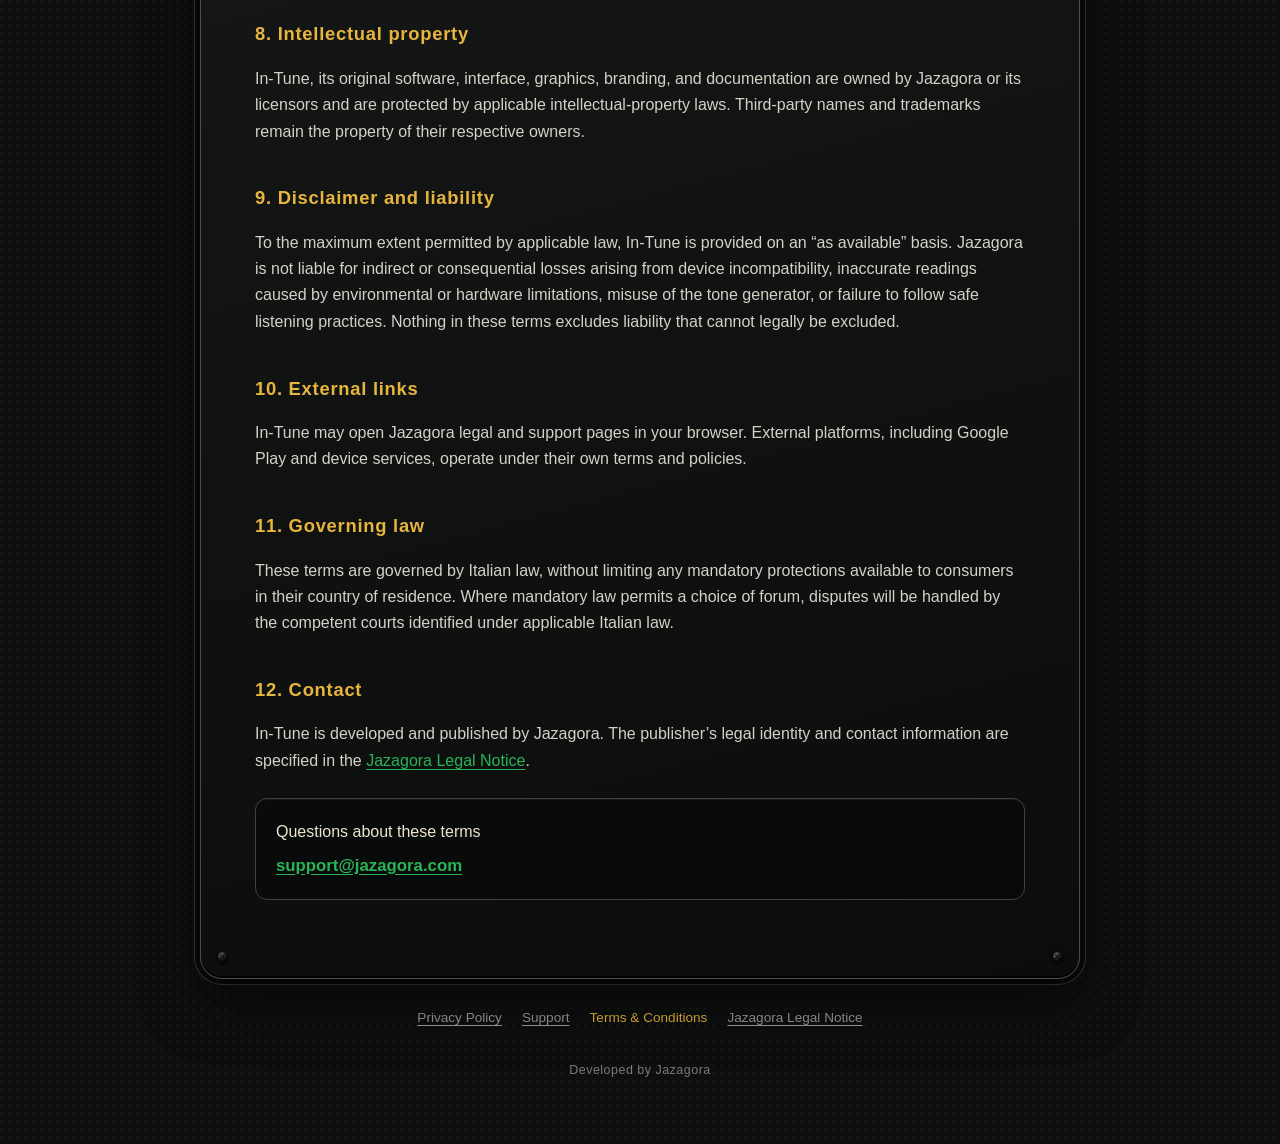
<file: in-tune/terms/index.html>
<!doctype html>
<html lang="en">
<head>
  <meta charset="utf-8">
  <meta name="viewport" content="width=device-width, initial-scale=1">
  <meta name="robots" content="index, follow">
  <link rel="canonical" href="https://jazagora.com/in-tune/terms/">
  <meta name="description" content="Terms and Conditions for the In-Tune chromatic tuner by Jazagora.">
  <title>In-Tune Terms &amp; Conditions · Jazagora</title>
  <link rel="stylesheet" href="../assets/legal.css">
</head>
<body>
  <main class="page">
    <header class="brand">
      <p class="brand__name">In-Tune</p>
      <p class="brand__tagline">Chromatic Tuner</p>
    </header>

    <article class="instrument-panel">
      <span class="bolt bolt--top-left" aria-hidden="true"></span>
      <span class="bolt bolt--top-right" aria-hidden="true"></span>
      <span class="bolt bolt--bottom-left" aria-hidden="true"></span>
      <span class="bolt bolt--bottom-right" aria-hidden="true"></span>
      <h1>Terms &amp; Conditions</h1>
      <p class="effective-date">Effective date: 22 July 2026</p>

      <p>These Terms &amp; Conditions govern your use of the In-Tune mobile application, developed and published by Jazagora. By installing or using In-Tune, you agree to these terms. Mandatory consumer rights under applicable law remain unaffected.</p>

      <h2>1. Purpose of the app</h2>
      <p>In-Tune is a chromatic tuner and audio tone generator intended to assist musicians with pitch recognition, tuning, waveform selection, and musical practice.</p>

      <h2>2. Licence</h2>
      <p>Jazagora grants you a limited, non-exclusive, non-transferable, revocable licence to use In-Tune for personal or professional musical purposes on devices that you own or control, subject to applicable app-store terms.</p>

      <h2>3. Acceptable use</h2>
      <p>You may not reverse engineer, redistribute, resell, modify, or exploit In-Tune except where such restriction is prohibited by applicable law. You may not use the app in a way that infringes intellectual-property rights, disrupts devices or services, or violates applicable law.</p>

      <h2>4. Tuning accuracy</h2>
      <p>Pitch detection can be affected by microphone quality, device processing, background noise, harmonics, instrument attack, distance, and room acoustics. In-Tune is a practical musical aid and is not certified laboratory, medical, safety, or industrial measurement equipment. You remain responsible for verifying critical measurements with appropriate equipment.</p>

      <h2>5. Tone-generator safety</h2>
      <p>Generated tones may become uncomfortable or harmful at excessive volume, particularly through headphones or at high frequencies. Start at a low volume, increase gradually, and stop playback if you experience discomfort. You are responsible for setting a safe listening level and for protecting nearby people and animals from excessive sound.</p>

      <h2>6. Microphone permission</h2>
      <p>Live tuning requires microphone access. You may deny or withdraw this permission through Android settings, but the live tuner will not function without it. Microphone handling is described in the <a href="../privacy/">In-Tune Privacy Policy</a>.</p>

      <h2>7. Availability and changes</h2>
      <p>We may update, improve, suspend, or discontinue features when reasonably necessary for security, compatibility, legal compliance, or product development. We do not guarantee uninterrupted availability on every device or future Android version.</p>

      <h2>8. Intellectual property</h2>
      <p>In-Tune, its original software, interface, graphics, branding, and documentation are owned by Jazagora or its licensors and are protected by applicable intellectual-property laws. Third-party names and trademarks remain the property of their respective owners.</p>

      <h2>9. Disclaimer and liability</h2>
      <p>To the maximum extent permitted by applicable law, In-Tune is provided on an “as available” basis. Jazagora is not liable for indirect or consequential losses arising from device incompatibility, inaccurate readings caused by environmental or hardware limitations, misuse of the tone generator, or failure to follow safe listening practices. Nothing in these terms excludes liability that cannot legally be excluded.</p>

      <h2>10. External links</h2>
      <p>In-Tune may open Jazagora legal and support pages in your browser. External platforms, including Google Play and device services, operate under their own terms and policies.</p>

      <h2>11. Governing law</h2>
      <p>These terms are governed by Italian law, without limiting any mandatory protections available to consumers in their country of residence. Where mandatory law permits a choice of forum, disputes will be handled by the competent courts identified under applicable Italian law.</p>

      <h2>12. Contact</h2>
      <p>In-Tune is developed and published by Jazagora. The publisher’s legal identity and contact information are specified in the <a href="https://jazagora.com/legal/">Jazagora Legal Notice</a>.</p>
      <div class="contact-card">
        <span>Questions about these terms</span>
        <a href="mailto:support@jazagora.com?subject=In-Tune%20Terms">support@jazagora.com</a>
      </div>
    </article>

    <nav aria-label="In-Tune legal and support pages">
      <a href="../privacy/">Privacy Policy</a>
      <a href="../support/">Support</a>
      <a href="../terms/" aria-current="page">Terms &amp; Conditions</a>
      <a href="https://jazagora.com/legal/">Jazagora Legal Notice</a>
    </nav>
    <footer>Developed by Jazagora</footer>
  </main>
</body>
</html>
</file>
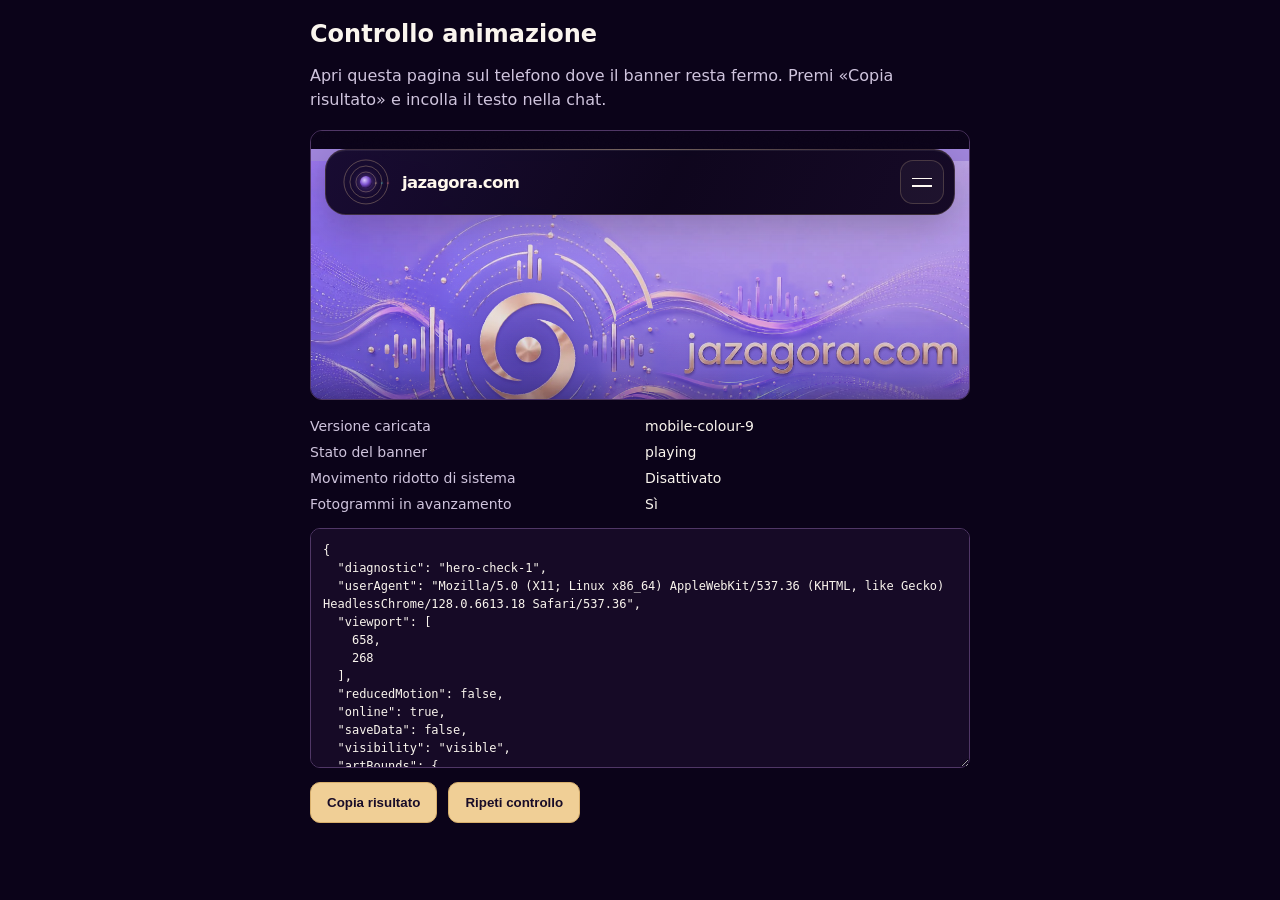
<file: hero-check.html>
<!doctype html>
<html lang="it">
<head>
  <meta charset="utf-8">
  <meta name="viewport" content="width=device-width,initial-scale=1">
  <meta name="robots" content="noindex,nofollow">
  <title>Controllo animazione · Jazagora</title>
  <style>
    :root{color-scheme:dark;font-family:system-ui,sans-serif;background:#0b0319;color:#faf5ee}*{box-sizing:border-box}body{max-width:700px;margin:0 auto;padding:20px}h1{font-size:24px;margin:0 0 10px}p{line-height:1.5;color:#cfc4dd}iframe{display:block;width:100%;height:270px;border:1px solid #503766;border-radius:12px;background:#11071f;margin:18px 0}dl{display:grid;grid-template-columns:1fr 1fr;gap:10px;font-size:14px}dt{color:#cfc4dd}dd{margin:0;overflow-wrap:anywhere}textarea{display:block;width:100%;min-height:240px;padding:12px;background:#160a26;border:1px solid #503766;color:#faf5ee;border-radius:10px;font:12px/1.5 monospace}button,a{display:inline-block;padding:12px 16px;border-radius:10px;border:1px solid #d8af6c;background:#f0cf96;color:#190d28;font-weight:700;text-decoration:none;margin:14px 6px 0 0}#error{overflow-wrap:anywhere;color:#f4b4bc}#copy-state{font-size:14px}
  </style>
</head>
<body>
  <h1>Controllo animazione</h1>
  <p>Apri questa pagina sul telefono dove il banner resta fermo. Premi «Copia risultato» e incolla il testo nella chat.</p>
  <iframe id="site" title="Hero Jazagora in verifica"></iframe>
  <dl>
    <dt>Versione caricata</dt><dd id="revision">In caricamento</dd>
    <dt>Stato del banner</dt><dd id="state">In caricamento</dd>
    <dt>Movimento ridotto di sistema</dt><dd id="reduced">—</dd>
    <dt>Fotogrammi in avanzamento</dt><dd id="advancing">Attendo la lettura</dd>
  </dl>
  <p id="error"></p>
  <textarea id="report" aria-label="Risultato del controllo" readonly></textarea>
  <button id="copy" type="button">Copia risultato</button>
  <button id="reload" type="button">Ripeti controllo</button>
  <p id="copy-state" role="status"></p>
  <script>
    (()=>{
      const frame=document.getElementById('site'), field=document.getElementById('report');
      let previousTime=null, advancing=false, result={};
      const out=(id,value)=>document.getElementById(id).textContent=value;
      const reload=()=>{previousTime=null;advancing=false;frame.src='/?hero-check='+Date.now();};
      function read(){
        try{
          const win=frame.contentWindow, doc=frame.contentDocument, art=doc.querySelector('.hero-art');
          if(!art)return;
          const time=Number(art.dataset.motionTime);
          if(previousTime!==null&&Number.isFinite(time)&&time>previousTime)advancing=true;
          if(Number.isFinite(time))previousTime=time;
          const reduced=win.matchMedia('(prefers-reduced-motion: reduce)').matches;
          result={diagnostic:'hero-check-1',userAgent:navigator.userAgent,viewport:[win.innerWidth,win.innerHeight],reducedMotion:reduced,online:navigator.onLine,saveData:!!navigator.connection?.saveData,visibility:doc.visibilityState,artBounds:art.getBoundingClientRect().toJSON(),motion:{...art.dataset},advancing,script:[...doc.scripts].filter(s=>s.src.includes('hero-motion')).map(s=>s.src),canvases:[...art.querySelectorAll('canvas')].map(c=>({class:c.className,width:c.width,height:c.height,visibility:win.getComputedStyle(c).visibility})),poster:{loaded:!!art.querySelector('img')?.complete,visibility:win.getComputedStyle(art.querySelector('img')).visibility}};
          out('revision',art.dataset.motionRevision||'Non inizializzata');
          out('state',art.dataset.motionState||'In attesa del renderer');
          out('reduced',reduced?'Attivo':'Disattivato');
          out('advancing',advancing?'Sì':'Non ancora');
          out('error',art.dataset.motionError||'');
          field.value=JSON.stringify(result,null,2);
        }catch(error){out('error',error.message);}
      }
      document.getElementById('reload').onclick=reload;
      document.getElementById('copy').onclick=async()=>{
        read();
        try{await navigator.clipboard.writeText(field.value);out('copy-state','Risultato copiato: puoi incollarlo nella chat.');}
        catch{field.focus();field.select();out('copy-state','Seleziona e copia il testo del risultato.');}
      };
      frame.addEventListener('load',read);setInterval(read,700);reload();
    })();
  </script>
</body>
</html>
</file>
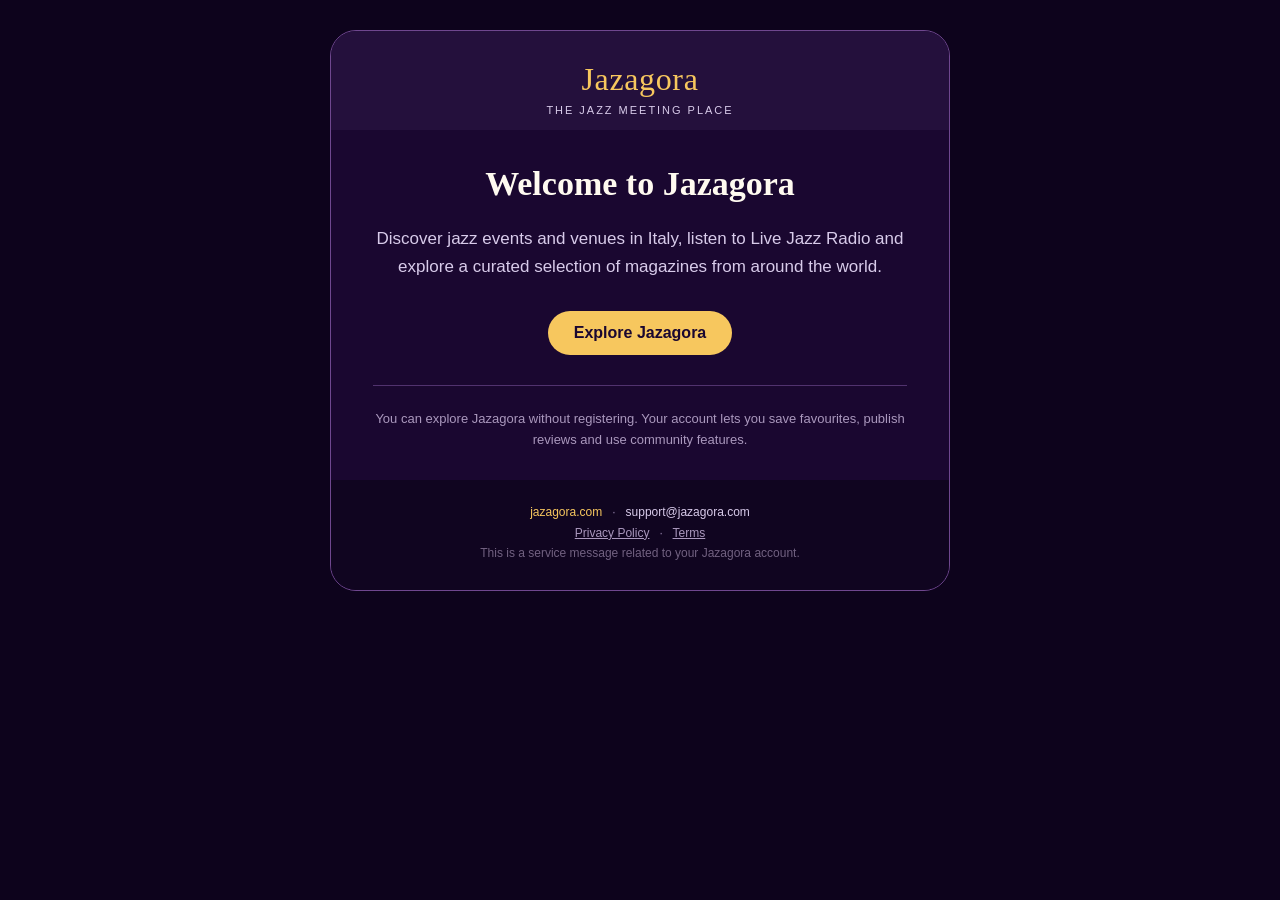
<file: email-templates/welcome-en.html>
<!doctype html>
<html lang="en">
  <head>
    <meta charset="utf-8">
    <meta name="viewport" content="width=device-width, initial-scale=1">
    <meta name="color-scheme" content="light dark">
    <meta name="supported-color-schemes" content="light dark">
    <title>Welcome to Jazagora</title>
  </head>
  <body style="margin:0;padding:0;background:#0d031c;color:#fffaf0;font-family:Arial,Helvetica,sans-serif;">
    <div style="display:none;max-height:0;overflow:hidden;opacity:0;color:transparent;">
      Jazz events, venues, live radio and magazines from around the world, all in one place.
    </div>
    <table role="presentation" width="100%" cellspacing="0" cellpadding="0" border="0" style="width:100%;background:#0d031c;">
      <tr>
        <td align="center" style="padding:30px 14px;">
          <table role="presentation" width="620" cellspacing="0" cellpadding="0" border="0" style="width:100%;max-width:620px;background:#1a0730;border:1px solid #6f478f;border-radius:26px;overflow:hidden;">
            <tr>
              <td align="center" style="padding:32px 28px 12px;background:#24103c;">
                <div style="font-family:Georgia,'Times New Roman',serif;font-size:32px;line-height:1;color:#f7c75e;letter-spacing:.02em;">Jazagora</div>
                <div style="margin-top:8px;font-size:11px;line-height:1.4;color:#d8cbea;letter-spacing:.18em;text-transform:uppercase;">The jazz meeting place</div>
              </td>
            </tr>

            <tr>
              <td align="center" style="padding:34px 36px 8px;">
                <h1 style="margin:0;font-family:Georgia,'Times New Roman',serif;font-size:34px;line-height:1.18;font-weight:600;color:#fffaf0;">Welcome to Jazagora</h1>
              </td>
            </tr>
            <tr>
              <td align="center" style="padding:12px 42px 6px;">
                <p style="margin:0;font-size:17px;line-height:1.65;color:#d8cbea;">Discover jazz events and venues in Italy, listen to Live Jazz Radio and explore a curated selection of magazines from around the world.</p>
              </td>
            </tr>
            <tr>
              <td align="center" style="padding:24px 36px 12px;">
                <table role="presentation" cellspacing="0" cellpadding="0" border="0">
                  <tr>
                    <td align="center" bgcolor="#f7c75e" style="border-radius:999px;">
                      <a href="https://jazagora.com" style="display:inline-block;padding:14px 26px;color:#1a0730;font-size:16px;line-height:1;font-weight:700;text-decoration:none;border-radius:999px;">Explore Jazagora</a>
                    </td>
                  </tr>
                </table>
              </td>
            </tr>
            <tr>
              <td style="padding:18px 42px 30px;">
                <table role="presentation" width="100%" cellspacing="0" cellpadding="0" border="0" style="border-top:1px solid #51326e;">
                  <tr>
                    <td align="center" style="padding-top:22px;font-size:13px;line-height:1.65;color:#aa98bd;">
                      You can explore Jazagora without registering. Your account lets you save favourites, publish reviews and use community features.
                    </td>
                  </tr>
                </table>
              </td>
            </tr>
            <tr>
              <td align="center" style="padding:22px 28px 26px;background:#100520;font-size:12px;line-height:1.7;color:#8f7da4;">
                <a href="https://jazagora.com" style="color:#f7c75e;text-decoration:none;">jazagora.com</a>
                &nbsp;&nbsp;·&nbsp;&nbsp;
                <a href="mailto:support@jazagora.com" style="color:#d8cbea;text-decoration:none;">support@jazagora.com</a><br>
                <a href="https://jazagora.com/privacy-policy/" style="color:#aa98bd;text-decoration:underline;">Privacy Policy</a>
                &nbsp;&nbsp;·&nbsp;&nbsp;
                <a href="https://jazagora.com/terms/" style="color:#aa98bd;text-decoration:underline;">Terms</a><br>
                <span style="color:#716180;">This is a service message related to your Jazagora account.</span>
              </td>
            </tr>
          </table>
        </td>
      </tr>
    </table>
  </body>
</html>
</file>
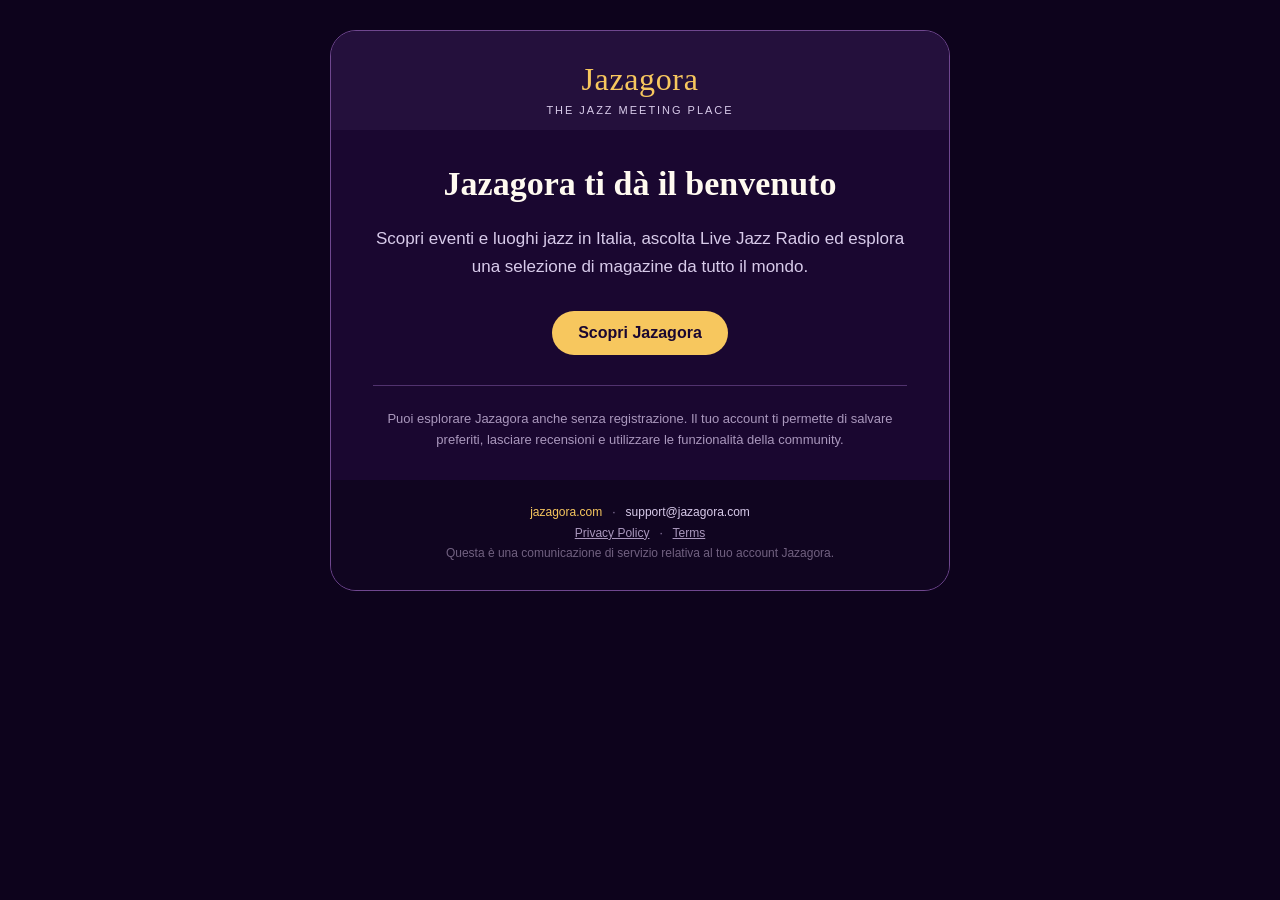
<file: email-templates/welcome-it.html>
<!doctype html>
<html lang="it">
  <head>
    <meta charset="utf-8">
    <meta name="viewport" content="width=device-width, initial-scale=1">
    <meta name="color-scheme" content="light dark">
    <meta name="supported-color-schemes" content="light dark">
    <title>Jazagora ti dà il benvenuto</title>
  </head>
  <body style="margin:0;padding:0;background:#0d031c;color:#fffaf0;font-family:Arial,Helvetica,sans-serif;">
    <div style="display:none;max-height:0;overflow:hidden;opacity:0;color:transparent;">
      Eventi, luoghi, live jazz radio e magazine da tutto il mondo, in un unico spazio.
    </div>
    <table role="presentation" width="100%" cellspacing="0" cellpadding="0" border="0" style="width:100%;background:#0d031c;">
      <tr>
        <td align="center" style="padding:30px 14px;">
          <table role="presentation" width="620" cellspacing="0" cellpadding="0" border="0" style="width:100%;max-width:620px;background:#1a0730;border:1px solid #6f478f;border-radius:26px;overflow:hidden;">
            <tr>
              <td align="center" style="padding:32px 28px 12px;background:#24103c;">
                <div style="font-family:Georgia,'Times New Roman',serif;font-size:32px;line-height:1;color:#f7c75e;letter-spacing:.02em;">Jazagora</div>
                <div style="margin-top:8px;font-size:11px;line-height:1.4;color:#d8cbea;letter-spacing:.18em;text-transform:uppercase;">The jazz meeting place</div>
              </td>
            </tr>

            <tr>
              <td align="center" style="padding:34px 36px 8px;">
                <h1 style="margin:0;font-family:Georgia,'Times New Roman',serif;font-size:34px;line-height:1.18;font-weight:600;color:#fffaf0;">Jazagora ti dà il benvenuto</h1>
              </td>
            </tr>
            <tr>
              <td align="center" style="padding:12px 42px 6px;">
                <p style="margin:0;font-size:17px;line-height:1.65;color:#d8cbea;">Scopri eventi e luoghi jazz in Italia, ascolta Live Jazz Radio ed esplora una selezione di magazine da tutto il mondo.</p>
              </td>
            </tr>
            <tr>
              <td align="center" style="padding:24px 36px 12px;">
                <table role="presentation" cellspacing="0" cellpadding="0" border="0">
                  <tr>
                    <td align="center" bgcolor="#f7c75e" style="border-radius:999px;">
                      <a href="https://jazagora.com" style="display:inline-block;padding:14px 26px;color:#1a0730;font-size:16px;line-height:1;font-weight:700;text-decoration:none;border-radius:999px;">Scopri Jazagora</a>
                    </td>
                  </tr>
                </table>
              </td>
            </tr>
            <tr>
              <td style="padding:18px 42px 30px;">
                <table role="presentation" width="100%" cellspacing="0" cellpadding="0" border="0" style="border-top:1px solid #51326e;">
                  <tr>
                    <td align="center" style="padding-top:22px;font-size:13px;line-height:1.65;color:#aa98bd;">
                      Puoi esplorare Jazagora anche senza registrazione. Il tuo account ti permette di salvare preferiti, lasciare recensioni e utilizzare le funzionalità della community.
                    </td>
                  </tr>
                </table>
              </td>
            </tr>
            <tr>
              <td align="center" style="padding:22px 28px 26px;background:#100520;font-size:12px;line-height:1.7;color:#8f7da4;">
                <a href="https://jazagora.com" style="color:#f7c75e;text-decoration:none;">jazagora.com</a>
                &nbsp;&nbsp;·&nbsp;&nbsp;
                <a href="mailto:support@jazagora.com" style="color:#d8cbea;text-decoration:none;">support@jazagora.com</a><br>
                <a href="https://jazagora.com/privacy-policy/" style="color:#aa98bd;text-decoration:underline;">Privacy Policy</a>
                &nbsp;&nbsp;·&nbsp;&nbsp;
                <a href="https://jazagora.com/terms/" style="color:#aa98bd;text-decoration:underline;">Terms</a><br>
                <span style="color:#716180;">Questa è una comunicazione di servizio relativa al tuo account Jazagora.</span>
              </td>
            </tr>
          </table>
        </td>
      </tr>
    </table>
  </body>
</html>
</file>
<file: assets/site.css>
:root {
  color-scheme: dark;
  --ink: #160a2e;
  --ink-deep: #0b0319;
  --violet: #7651c4;
  --violet-light: #b99af2;
  --lilac: #d8c6ff;
  --gold: #f4d19c;
  --gold-bright: #ffdca5;
  --white: #fffaf4;
  --muted: #d8cbea;
  --line: rgba(244, 209, 156, .22);
  --glass: rgba(24, 9, 52, .62);
  --max: 1180px;
  --radius: 32px;
}

* { box-sizing: border-box; }

html { scroll-behavior: smooth; }

body {
  --ambient-left: calc(50% - 350px);
  --ambient-right: calc(50% + 470px);
  margin: 0;
  min-width: 320px;
  overflow-x: hidden;
  color: var(--white);
  /* One canvas makes the section backgrounds fade without rectangular seams. */
  background:
    radial-gradient(ellipse 32rem 55rem at var(--ambient-left) 47%, rgba(119, 77, 192, .2), transparent 72%),
    radial-gradient(ellipse 24rem 52rem at var(--ambient-right) 72%, rgba(244, 209, 156, .055), transparent 72%),
    var(--ink-deep);
  font-family: Inter, ui-sans-serif, system-ui, -apple-system, BlinkMacSystemFont, "Segoe UI", sans-serif;
  -webkit-font-smoothing: antialiased;
}

body::before {
  content: "";
  position: fixed;
  inset: 0;
  z-index: -2;
  pointer-events: none;
  opacity: .25;
  background-image: url("data:image/svg+xml,%3Csvg xmlns='http://www.w3.org/2000/svg' width='180' height='180' viewBox='0 0 180 180'%3E%3Cfilter id='n'%3E%3CfeTurbulence type='fractalNoise' baseFrequency='.8' numOctaves='3' stitchTiles='stitch'/%3E%3C/filter%3E%3Crect width='100%25' height='100%25' filter='url(%23n)' opacity='.08'/%3E%3C/svg%3E");
}

a { color: inherit; }
button, a { -webkit-tap-highlight-color: transparent; }
img { display: block; max-width: 100%; height: auto; }

.skip-link {
  position: fixed;
  top: 12px;
  left: 12px;
  z-index: 100;
  padding: 12px 16px;
  border-radius: 12px;
  background: var(--white);
  color: var(--ink);
  transform: translateY(-160%);
}
.skip-link:focus { transform: translateY(0); }

.sr-only {
  position: absolute;
  width: 1px;
  height: 1px;
  padding: 0;
  margin: -1px;
  overflow: hidden;
  clip: rect(0, 0, 0, 0);
  white-space: nowrap;
  border: 0;
}

.site-frame { width: min(100%,1380px); margin-inline: auto; padding-top: 18px; overflow: clip; container-type: inline-size; background: transparent; }
    /* Floating navigation: the logo moves slowly; the bar responds to scrolling. */
    .header-slot { position: sticky; top: 16px; z-index: 20; height: 0; }
    .site-header { position: relative; top: auto; left: auto; right: auto; width: min(calc(100% - 48px), 1180px); min-height: 72px; margin-inline: auto; padding: 8px 12px 8px 22px; gap: 24px; border: 1px solid rgba(244,209,156,.18); border-radius: 24px; background: linear-gradient(115deg, rgba(22,10,46,.98), rgba(11,3,25,.98) 55%, rgba(18,7,34,.98)); box-shadow: inset 0 1px 0 rgba(255,250,244,.07), inset 0 -1px 0 rgba(7,2,18,.16), 0 12px 36px rgba(13,3,29,.24); backdrop-filter: blur(24px) saturate(115%); -webkit-backdrop-filter: blur(24px) saturate(115%); animation: navigation-reveal .55s cubic-bezier(.22,1,.36,1) both; transition: min-height .3s ease, background .3s ease, box-shadow .3s ease, border-color .3s ease; }
    .site-header::before { content: ""; position: absolute; pointer-events: none; top: -1px; left: 12%; right: 12%; height: 1px; background: linear-gradient(90deg, transparent, rgba(255,227,188,.32), transparent); }
    .site-header.is-scrolled { min-height: 64px; border-color: rgba(244,209,156,.18); background: linear-gradient(115deg, rgba(22,10,46,.99), rgba(11,3,25,.99) 55%, rgba(18,7,34,.99)); box-shadow: inset 0 1px 0 rgba(255,250,244,.05), 0 12px 36px rgba(0,0,0,.25); }
    @keyframes navigation-reveal { from { opacity: 0; transform: translateY(-6px); } to { opacity: 1; transform: translateY(0); } }
    .site-brand { gap: 12px; font-size: 1.03rem; font-weight: 700; text-decoration: none; letter-spacing: -.035em; color: #fff8ed; }
    .brand-mark { flex: 0 0 auto; width: 48px; height: 48px; border: 0; box-shadow: none; background: none; }
    .brand-mark::after { content: none; }
    /* The header and the final section use the same artwork at different sizes. */
    .universe-orbit-art { position: relative; display: block; width: 48px; aspect-ratio: 1; container-type: inline-size; }
    .universe-orbit, .universe-core { position: absolute; inset: 50%; border-radius: 50%; transform: translate(-50%, -50%); }
    .universe-orbit { --orbit-start: 0deg; --orbit-end: 360deg; --dot-color: #f4d19c; border: max(.5px, .2564103cqw) solid rgba(244,209,156,.3); animation: universe-orbit-turn 11s linear infinite; }
    .universe-orbit::after { content: ""; position: absolute; top: 50%; right: -1.5384615cqw; width: 2.8205128cqw; height: 2.8205128cqw; border-radius: 50%; background: var(--dot-color); box-shadow: 0 0 4.6153846cqw var(--dot-color); }
    .universe-orbit-one { width: 44%; height: 44%; }
    .universe-orbit-two { --orbit-start: 54deg; --orbit-end: -306deg; --dot-color: #3bd9dc; width: 69%; height: 69%; animation-duration: 17s; }
    .universe-orbit-three { --orbit-start: 118deg; --orbit-end: 478deg; --dot-color: #ff6e83; width: 94%; height: 94%; animation-duration: 24s; }
    .universe-core { width: 25%; height: 25%; background: radial-gradient(circle at 38% 35%, #d9c9ff, #7d52cf 42%, #28104b 75%); box-shadow: 0 0 17.9487179cqw rgba(144,94,226,.68); }
    @keyframes universe-orbit-turn { from { transform: translate(-50%, -50%) rotate(var(--orbit-start)); } to { transform: translate(-50%, -50%) rotate(var(--orbit-end)); } }
    .site-nav { position: relative; gap: 8px; }
    .site-nav a { position: relative; padding: 12px 15px; border-radius: 12px; color: #e9dfef; font-size: .82rem; font-weight: 600; text-decoration: none; transition: color .2s ease, background .2s ease; }
    .site-nav a:not(.nav-cta)::after { content: none; position: absolute; left: 15px; right: 15px; bottom: 5px; height: 1px; background: var(--gold); transform: scaleX(0); transform-origin: left; transition: transform .22s ease; }
    .nav-active-indicator { display: block; position: absolute; pointer-events: none; left: 0; bottom: 5px; height: 1px; width: var(--indicator-width, 0px); border-radius: 2px; background: linear-gradient(90deg, #dfb77c, #ffe3b9, #dfb77c); box-shadow: 0 1px 5px rgba(244,209,156,.12); opacity: var(--indicator-opacity, 0); transform: translateX(var(--indicator-left, 0px)); transition: transform .32s cubic-bezier(.22,1,.36,1), width .32s cubic-bezier(.22,1,.36,1), opacity .18s ease; }
    .site-nav a:hover, .site-nav a[aria-current="location"] { color: var(--white); background: rgba(255,255,255,.04); }
    .site-nav a:hover::after, .site-nav a[aria-current="location"]::after { transform: scaleX(1); }
    .site-nav .nav-cta { display: inline-flex; align-items: center; gap: 12px; margin-left: 10px; padding: 13px 18px; border: 1px solid rgba(255,239,211,.5); border-radius: 15px; color: #251239; background: linear-gradient(135deg, #f7dab0, #e7bc80); font-weight: 700; box-shadow: inset 0 1px 0 rgba(255,250,244,.4), 0 4px 16px rgba(244,209,156,.1); transition: filter .2s ease, transform .2s ease, box-shadow .2s ease; }
    .site-nav .nav-cta::after { content: "→"; font-size: 1.05rem; transition: transform .2s ease; }
    .site-nav .nav-cta:hover { color: #251239; background: linear-gradient(135deg, #f7dab0, #e7bc80); filter: brightness(1.04); transform: translateY(-1px); box-shadow: inset 0 1px 0 rgba(255,250,244,.4), 0 5px 20px rgba(244,209,156,.18); }
    .site-nav .nav-cta:hover::after { transform: translateX(3px); }
    .menu-toggle { display: none; flex: 0 0 auto; width: 44px; height: 44px; place-content: center; gap: 6px; border: 1px solid rgba(244,209,156,.2); border-radius: 13px; color: var(--white); background: rgba(255,255,255,.04); cursor: pointer; }
    .menu-toggle span { display: block; width: 20px; height: 1.5px; background: currentColor; transition: transform .22s ease; }
    .menu-toggle[aria-expanded="true"] span:first-child { transform: translateY(3.75px) rotate(45deg); }
    .menu-toggle[aria-expanded="true"] span:last-child { transform: translateY(-3.75px) rotate(-45deg); }
    a:focus-visible, button:focus-visible { outline: 2px solid var(--gold); outline-offset: 4px; }
    [id] { scroll-margin-top: 110px; }

.site-header { display: flex; align-items: center; justify-content: space-between; }
.site-brand { display: inline-flex; align-items: center; white-space: nowrap; }
.site-nav { display: flex; align-items: center; }
    .hero {
      --art-top: clamp(0px, calc(144px - 20cqw), 80px);
      --art-height: 56.25cqw; /* The complete artwork keeps its 16:9 ratio. */
      --copy-start: calc(var(--art-top) + var(--art-height) * .74 + clamp(24px, 2cqw, 30px));
      position: relative;
      padding: var(--copy-start) 6% clamp(55px, 5cqw, 75px);
      isolation: isolate;
      background: transparent;
    }
    .hero-art { position: absolute; z-index: -1; top: 0; left: 0; right: 0; padding-top: var(--art-top); background: #a186dd; }
    /* Preserve the full upper artwork; gradually dissolve only its lower area. */
    .hero-art {
      --art-fade: linear-gradient(180deg, #000 62%, rgba(0,0,0,.96) 72%, rgba(0,0,0,.82) 80%, rgba(0,0,0,.58) 87%, rgba(0,0,0,.28) 93%, rgba(0,0,0,.08) 97%, transparent 100%);
      -webkit-mask-image: var(--art-fade);
      mask-image: var(--art-fade);
    }
    .hero-art img { display: block; width: 100%; height: auto; }
    .hero-art::after { content: ""; position: absolute; inset: var(--art-top) 0 -1px; background: linear-gradient(180deg, rgba(11,3,25,.05) 0%, rgba(11,3,25,.08) 35%, rgba(11,3,25,.1) 46%, rgba(11,3,25,.18) 56%, rgba(11,3,25,.38) 64%, rgba(11,3,25,.64) 72%, rgba(11,3,25,.82) 82%, rgba(11,3,25,.95) 93%, var(--ink-deep) 100%); }

.eyebrow,
.section-label,
.app-index {
  margin: 0 0 16px;
  color: var(--gold);
  font-size: .74rem;
  font-weight: 800;
  letter-spacing: .17em;
  text-transform: uppercase;
}


.hero-copy { position: relative; max-width: 910px; }
.hero .eyebrow { margin-bottom: 12px; font-size: .72rem; letter-spacing: .18em; }
.hero h1 { max-width: 860px; margin: 0; font-family: Georgia, "Times New Roman", serif; font-size: clamp(2.65rem, 5.8cqw, 5.3rem); font-weight: 500; line-height: .98; letter-spacing: -.055em; }
.hero-accent { color: #ffe0ad; }
.hero-copy > p:not(.eyebrow) { max-width: 620px; margin: 20px 0 0; color: var(--muted); font-size: clamp(1rem, 1.6vw, 1.14rem); line-height: 1.65; }
.primary-link { display: inline-flex; align-items: center; gap: 22px; width: fit-content; margin: 24px 0 0; padding: 14px 20px; border: 1px solid rgba(244,209,156,.68); border-radius: 999px; color: var(--white); background: rgba(14,4,31,.32); text-decoration: none; font-size: .9rem; font-weight: 750; transition: transform .2s ease, background .2s ease; }
.primary-link svg { width: 21px; fill: none; stroke: var(--gold); stroke-width: 1.7; stroke-linecap: round; stroke-linejoin: round; }
.primary-link:hover { transform: translateY(-2px); background: rgba(14,4,31,.5); }


.section-shell { width: min(calc(100% - 40px), var(--max)); margin-inline: auto; }

.vision {
  min-height: 590px;
  padding-block: clamp(90px, 14vw, 180px);
  display: grid;
  grid-template-columns: minmax(0, 1.05fr) minmax(280px, .95fr);
  gap: clamp(28px, 5vw, 74px);
  align-items: start;
  border-top: 0;
}
.vision h2,
.section-heading h2,
.future h2 {
  margin: 0;
  font-family: Georgia, "Times New Roman", serif;
  font-size: clamp(2.6rem, 6vw, 5.4rem);
  font-weight: 500;
  line-height: 1.02;
  letter-spacing: -.055em;
}
.vision-body { padding-top: 38px; }
.vision-body p,
.section-heading > p,
.future-copy > p:last-child {
  margin: 0 0 20px;
  color: var(--muted);
  font-size: 1.04rem;
  line-height: 1.8;
}

.apps-section {
  position: relative;
  padding-block: clamp(90px, 13vw, 170px);
  background: transparent;
  border: 0;
}
.section-heading {
  margin-bottom: clamp(50px, 8vw, 90px);
  display: grid;
  grid-template-columns: 1.25fr .75fr;
  gap: 70px;
  align-items: end;
}
.section-heading > p { margin: 0; max-width: 430px; }

.apps-grid { display: grid; grid-template-columns: repeat(2, minmax(0, 1fr)); gap: 26px; }
.app-card {
  position: relative;
  min-height: 760px;
  overflow: hidden;
  display: grid;
  grid-template-rows: 470px 1fr;
  border: 1px solid rgba(244,209,156,.24);
  border-radius: var(--radius);
  background: linear-gradient(155deg, rgba(73, 35, 124, .82), rgba(17, 5, 39, .94));
  box-shadow: 0 26px 64px rgba(3, 0, 12, .28), inset 0 1px 0 rgba(255,250,244,.035);
  transition: border-color .25s ease, box-shadow .25s ease;
}
.app-card:hover {
  border-color: rgba(244,209,156,.4);
  box-shadow: 0 30px 72px rgba(3, 0, 12, .32), inset 0 1px 0 rgba(255,250,244,.045);
}
.app-card-intune { background: linear-gradient(155deg, rgba(28, 31, 31, .98), rgba(6, 7, 7, .98)); }
.app-media {
  position: relative;
  min-height: 410px;
  display: grid;
  place-items: center;
  overflow: visible;
}
/* The card's own gradient continues behind both the artwork and its copy. */
.media-glow { position: absolute; width: 72%; aspect-ratio: 1; border-radius: 50%; background: rgba(146, 94, 233, .4); filter: blur(70px); }
.app-card-intune .media-glow { background: rgba(36, 203, 68, .18); }
.app-media img {
  position: relative;
  z-index: 1;
  width: min(68%, 350px);
  border-radius: 25%;
  box-shadow: 0 35px 70px rgba(2, 0, 10, .45);
  transform: rotate(-3deg);
  transition: transform .45s cubic-bezier(.2,.8,.2,1);
}
.app-card-intune .app-media img { width: min(78%, 400px); border-radius: 24px; transform: rotate(2deg); }
.app-card:hover .app-media img { transform: rotate(0) scale(1.025); }
.app-content { position: relative; z-index: 2; min-height: 338px; margin-top: -54px; padding: 32px clamp(28px, 5vw, 48px) 46px; display: flex; flex-direction: column; align-items: flex-start; }
.app-content h3 { margin: 0; font-family: Georgia, "Times New Roman", serif; font-size: clamp(2.5rem, 5vw, 4.2rem); font-weight: 500; letter-spacing: -.045em; }
.app-tagline { margin: 8px 0 20px; color: var(--gold); font-size: .83rem; font-weight: 800; letter-spacing: .12em; text-transform: uppercase; }
.app-card-intune .app-tagline { color: #62e279; }
.app-content > p:not(.app-index):not(.app-tagline) { max-width: 470px; margin: 0; color: var(--muted); line-height: 1.7; }

.store-button {
  margin-top: auto;
  padding: 11px 20px;
  min-width: 210px;
  display: inline-flex;
  align-items: center;
  justify-content: center;
  gap: 12px;
  border: 1px solid var(--line);
  border-radius: 15px;
  color: #fff;
  text-decoration: none;
  background: #08080b;
  box-shadow: 0 12px 26px rgba(0,0,0,.25);
  cursor: pointer;
  font: inherit;
  transition: transform .2s ease, border-color .2s ease, background .2s ease;
}
.store-button:hover { transform: translateY(-2px); border-color: rgba(244, 209, 156, .65); background: #111117; }
.store-button:focus-visible { outline: 3px solid var(--gold); outline-offset: 3px; }
.play-icon { width: 28px; height: 31px; flex: 0 0 auto; }
.store-button span { display: grid; text-align: left; font-size: 1.04rem; font-weight: 700; line-height: 1.05; }
.store-button small { margin-bottom: 4px; font-size: .62rem; font-weight: 500; letter-spacing: .03em; }

.future {
  min-height: 680px;
  padding-block: clamp(110px, 16vw, 200px);
  display: grid;
  grid-template-columns: minmax(280px, .8fr) minmax(0, 1.2fr);
  grid-template-areas: "orbit copy" "orbit tags";
  gap: 30px clamp(40px, 8vw, 120px);
  align-items: center;
}
.future-orbit.universe-orbit-art { grid-area: orbit; width: min(100%,390px); margin-inline: auto; }
.future-copy { grid-area: copy; }
.future-copy > p:last-child { max-width: 610px; margin-top: 28px; }
.future-tags { grid-area: tags; display: flex; flex-wrap: wrap; gap: 10px; align-self: start; }
.future-tags span { padding: 10px 15px; border: 1px solid var(--line); border-radius: 999px; color: var(--muted); font-size: .78rem; font-weight: 700; letter-spacing: .05em; }

.site-footer {
  position: relative;
  width: min(calc(100% - 40px), var(--max));
  margin-inline: auto;
  padding: 42px 0 56px;
  display: grid;
  grid-template-columns: 1fr auto;
  gap: 32px;
  align-items: start;
  border-top: 0;
}
.site-footer::before {
  content: "";
  position: absolute;
  inset: 0 0 auto;
  height: 1px;
  pointer-events: none;
  background: linear-gradient(90deg, transparent, rgba(244,209,156,.22) 18%, rgba(244,209,156,.42) 50%, rgba(244,209,156,.22) 82%, transparent);
}
.footer-brand { display: grid; gap: 7px; }
.footer-brand strong { color: var(--gold); font-size: 1.25rem; }
.footer-brand span,
.site-footer > p { color: rgba(216,203,234,.65); font-size: .8rem; }
.site-footer nav { display: flex; flex-wrap: wrap; justify-content: flex-end; gap: 8px 20px; }
.site-footer nav a { color: var(--muted); font-size: .8rem; text-decoration: underline; text-decoration-color: transparent; text-underline-offset: .3em; transition: color .2s ease, text-decoration-color .2s ease; }
.site-footer nav a:hover { color: var(--gold); text-decoration-color: rgba(244,209,156,.45); }
.site-footer > p { grid-column: 1 / -1; margin: 0; }

.toast {
  position: fixed;
  z-index: 80;
  left: 50%;
  bottom: 28px;
  width: min(calc(100% - 32px), 440px);
  padding: 14px 18px;
  border: 1px solid rgba(244, 209, 156, .45);
  border-radius: 16px;
  color: var(--white);
  background: rgba(15, 4, 34, .94);
  box-shadow: 0 20px 50px rgba(0,0,0,.35);
  text-align: center;
  transform: translate(-50%, 30px);
  opacity: 0;
  pointer-events: none;
  transition: opacity .3s ease, transform .3s ease;
}
.toast.is-visible { opacity: 1; transform: translate(-50%, 0); }

@media (max-width: 820px) {
  body { --ambient-left: 15%; --ambient-right: 90%; }
  .vision { grid-template-columns: 1fr; min-height: 0; }
  .section-number { display: none; }
  .vision-body { padding-top: 0; }
  .section-heading { grid-template-columns: 1fr; gap: 24px; }
  .apps-grid { grid-template-columns: 1fr; }
  .app-card { min-height: 0; grid-template-rows: auto 1fr; }
  .future { grid-template-columns: 1fr; grid-template-areas: "orbit" "copy" "tags"; }
  .future-orbit.universe-orbit-art { width: min(74vw,330px); }
}

@media (max-width: 520px) {
  .hero { padding-inline: 5%; }
  .hero-copy > p:not(.eyebrow) { font-size: .98rem; }
  .section-shell { width: calc(100% - 28px); }
  .vision h2, .section-heading h2, .future h2 { font-size: clamp(2.5rem, 13vw, 3.8rem); }
  .app-card { border-radius: 28px; }
  .app-media { min-height: 330px; }
  .app-content { padding-inline: 24px; }
  .store-button { width: 100%; }
  .site-footer { width: calc(100% - 28px); grid-template-columns: 1fr; }
  .site-footer nav { justify-content: flex-start; }
}

@media (prefers-reduced-motion: reduce) {
  html { scroll-behavior: auto; }
  *, *::before, *::after { animation-duration: .01ms !important; animation-iteration-count: 1 !important; transition-duration: .01ms !important; }
}


    @media (max-width: 860px) {
      .header-slot { top: 12px; }
      .site-header { width: calc(100% - 28px); min-height: 64px; padding: 8px 10px 8px 16px; gap: 16px; border-radius: 21px; }
      .site-header.is-scrolled { min-height: 60px; }
      .menu-toggle { display: grid; }
      .site-nav { position: absolute; top: calc(100% + 10px); left: auto; right: 0; width: min(300px, calc(100cqw - 28px)); display: grid; gap: 4px; padding: 12px; border: 1px solid rgba(244,209,156,.2); border-radius: 20px; background: rgba(17,7,34,.97); box-shadow: 0 16px 36px rgba(0,0,0,.25); opacity: 0; visibility: hidden; pointer-events: none; transform: translateY(-6px); transition: opacity .2s ease, transform .2s ease, visibility .2s ease; }
      .site-nav.is-open { opacity: 1; visibility: visible; pointer-events: auto; transform: translateY(0); }
      .site-nav a { padding: 14px 16px; }
      .nav-active-indicator { display: none; }
      .site-nav a:not(.nav-cta)::after { content: ""; }
      .site-nav .nav-cta { margin: 8px 0 0; justify-content: space-between; }
    }

@media (prefers-reduced-motion: reduce) { .universe-orbit, .site-header { animation: none !important; } }
</file>
<file: assets/hero-motion.css>
.hero-art{overflow:hidden}
.motion-background,.motion-foreground{position:absolute;inset:var(--art-top) 0 auto;display:block;width:100%;aspect-ratio:16/9;pointer-events:none;visibility:hidden}
.hero-art.motion-ready>canvas{visibility:visible}
.hero-art.motion-ready>img{visibility:hidden}
@media(prefers-reduced-motion:reduce){.hero-art.motion-ready>img{visibility:visible}.hero-art.motion-ready>canvas{visibility:hidden}}
</file>
<file: assets/legal.css>
:root {
  color-scheme: dark;
  --background: #080313;
  --background-soft: #120523;
  --surface: rgba(32, 12, 57, 0.82);
  --surface-strong: #21103a;
  --text: #fffaf0;
  --muted: #c9bdd8;
  --gold: #f7c75e;
  --gold-soft: #ffe3a0;
  --purple: #a66cff;
  --cyan: #38d9e6;
  --border: rgba(247, 199, 94, 0.28);
  --shadow: 0 24px 70px rgba(0, 0, 0, 0.38);
  --radius: 24px;
}

* { box-sizing: border-box; }

html { scroll-behavior: smooth; }

body {
  margin: 0;
  min-height: 100vh;
  color: var(--text);
  background:
    radial-gradient(circle at 14% 8%, rgba(112, 44, 185, 0.34), transparent 34rem),
    radial-gradient(circle at 90% 36%, rgba(32, 116, 184, 0.2), transparent 30rem),
    radial-gradient(circle at 44% 100%, rgba(209, 137, 32, 0.13), transparent 32rem),
    var(--background);
  font-family: Inter, ui-sans-serif, system-ui, -apple-system, BlinkMacSystemFont, "Segoe UI", sans-serif;
  font-size: 17px;
  line-height: 1.72;
  -webkit-font-smoothing: antialiased;
}

a { color: var(--gold-soft); text-underline-offset: 0.18em; }
a:hover { color: #ffffff; }
a:focus-visible,
button:focus-visible {
  outline: 3px solid var(--cyan);
  outline-offset: 4px;
  border-radius: 6px;
}

.skip-link {
  position: fixed;
  top: 12px;
  left: 12px;
  z-index: 20;
  padding: 10px 16px;
  color: #13071e;
  background: var(--gold);
  border-radius: 999px;
  font-weight: 800;
  transform: translateY(-180%);
}
.skip-link:focus { transform: translateY(0); }

.site-header {
  position: sticky;
  top: 0;
  z-index: 10;
  border-bottom: 1px solid rgba(255, 255, 255, 0.08);
  background: rgba(8, 3, 19, 0.86);
  backdrop-filter: blur(18px);
}

.nav {
  width: min(1120px, calc(100% - 36px));
  margin: 0 auto;
  min-height: 72px;
  display: flex;
  align-items: center;
  justify-content: space-between;
  gap: 24px;
}

.brand {
  text-decoration: none;
  display: inline-flex;
  align-items: center;
  min-width: max-content;
  color: var(--gold-soft);
  font-family: Georgia, "Times New Roman", serif;
  font-size: clamp(1.5rem, 3vw, 2rem);
  font-weight: 600;
  font-style: italic;
  letter-spacing: 0.01em;
  line-height: 1.25;
  text-shadow: 0 2px 10px rgba(255, 184, 77, 0.16);
}
.brand:hover { color: #fff4d6; }
.brand-orbit {
  width: 1.2em;
  height: 1.55em;
  margin: 0.05em 0 0 0;
  object-fit: contain;
  flex: 0 0 auto;
}
.brand-tail { margin-left: -0.1em; }

.nav-links {
  display: flex;
  flex-wrap: wrap;
  justify-content: flex-end;
  gap: 8px 22px;
  font-size: 0.88rem;
  font-weight: 700;
}
.nav-links a { color: var(--muted); text-decoration: none; }
.nav-links a[aria-current="page"] { color: var(--gold); }

.page-shell {
  width: min(920px, calc(100% - 36px));
  margin: 0 auto;
  padding: 72px 0 90px;
}

.eyebrow {
  margin: 0 0 12px;
  color: var(--gold);
  font-size: 0.78rem;
  font-weight: 900;
  letter-spacing: 0.18em;
  text-transform: uppercase;
}

h1, h2, h3 {
  font-family: Georgia, "Times New Roman", serif;
  line-height: 1.14;
  text-wrap: balance;
}
h1 {
  max-width: 820px;
  margin: 0;
  font-size: clamp(2.6rem, 8vw, 5.4rem);
  letter-spacing: -0.045em;
}
h2 {
  margin: 0 0 18px;
  font-size: clamp(1.65rem, 4vw, 2.35rem);
  color: var(--gold-soft);
}
h3 { margin: 30px 0 8px; font-size: 1.18rem; }

.intro {
  max-width: 760px;
  margin: 24px 0 0;
  color: var(--muted);
  font-size: clamp(1.05rem, 2.4vw, 1.28rem);
}

.meta {
  display: flex;
  flex-wrap: wrap;
  gap: 10px;
  margin-top: 28px;
}
.pill {
  display: inline-flex;
  align-items: center;
  min-height: 34px;
  padding: 6px 13px;
  border: 1px solid var(--border);
  border-radius: 999px;
  color: var(--gold-soft);
  background: rgba(247, 199, 94, 0.07);
  font-size: 0.78rem;
  font-weight: 800;
  letter-spacing: 0.04em;
}

.notice,
.legal-section,
.action-card {
  border: 1px solid var(--border);
  border-radius: var(--radius);
  background: linear-gradient(150deg, rgba(42, 18, 72, 0.88), rgba(17, 7, 32, 0.9));
  box-shadow: var(--shadow);
}

.notice {
  margin: 42px 0 20px;
  padding: 22px 24px;
  color: var(--muted);
}
.notice strong { color: var(--text); }

.legal-section {
  margin-top: 22px;
  padding: clamp(24px, 5vw, 42px);
}
.legal-section p:first-of-type { margin-top: 0; }
.legal-section p:last-child { margin-bottom: 0; }

.toc {
  margin: 44px 0 18px;
  padding: 24px 28px;
  border-left: 3px solid var(--gold);
  background: rgba(255, 255, 255, 0.035);
  border-radius: 0 18px 18px 0;
}
.toc strong { display: block; margin-bottom: 9px; color: var(--gold-soft); }
.toc ol { margin: 0; padding-left: 22px; columns: 2; column-gap: 36px; }
.toc li { break-inside: avoid; margin: 4px 0; }

ul, ol { padding-left: 1.35em; }
li + li { margin-top: 7px; }

.data-table {
  width: 100%;
  border-collapse: collapse;
  margin-top: 20px;
  font-size: 0.94rem;
}
.data-table th,
.data-table td {
  padding: 14px 16px;
  text-align: left;
  vertical-align: top;
  border: 1px solid rgba(255, 255, 255, 0.11);
}
.data-table th { color: var(--gold-soft); background: rgba(247, 199, 94, 0.07); }

.step-list {
  list-style: none;
  padding: 0;
  counter-reset: deletion-step;
}
.step-list li {
  position: relative;
  min-height: 52px;
  padding: 2px 0 20px 62px;
  counter-increment: deletion-step;
}
.step-list li::before {
  content: counter(deletion-step);
  position: absolute;
  left: 0;
  top: 0;
  width: 42px;
  height: 42px;
  display: grid;
  place-items: center;
  border-radius: 50%;
  color: #17081f;
  background: linear-gradient(135deg, var(--gold-soft), var(--gold));
  font-weight: 900;
}

.action-card {
  margin-top: 28px;
  padding: 30px;
  text-align: center;
}
.button {
  display: inline-flex;
  align-items: center;
  justify-content: center;
  min-height: 50px;
  margin-top: 10px;
  padding: 12px 22px;
  border-radius: 999px;
  color: #17081f;
  background: linear-gradient(135deg, var(--gold-soft), var(--gold));
  text-decoration: none;
  font-weight: 900;
  box-shadow: 0 10px 30px rgba(247, 199, 94, 0.2);
}
.button:hover { color: #17081f; filter: brightness(1.06); }

.site-footer {
  border-top: 1px solid rgba(255, 255, 255, 0.08);
  color: var(--muted);
}
.footer-inner {
  width: min(920px, calc(100% - 36px));
  margin: 0 auto;
  padding: 30px 0 44px;
  display: flex;
  flex-wrap: wrap;
  justify-content: space-between;
  gap: 12px 24px;
  font-size: 0.84rem;
}
.footer-inner p { margin: 0; }

@media (max-width: 720px) {
  body { font-size: 16px; }
  .nav { align-items: flex-start; padding: 16px 0; }
  .brand { font-size: 1.42rem; }
  .nav-links { max-width: 210px; gap: 6px 14px; }
  .page-shell { padding-top: 52px; }
  .toc ol { columns: 1; }
  .data-table,
  .data-table tbody,
  .data-table tr,
  .data-table th,
  .data-table td { display: block; }
  .data-table tr { margin-bottom: 14px; }
  .data-table th { border-bottom: 0; }
}

@media print {
  :root { color-scheme: light; }
  body { color: #19111f; background: #fff; }
  .site-header, .skip-link { display: none; }
  .page-shell { width: 100%; padding: 0; }
  .legal-section, .notice, .action-card { box-shadow: none; color: #19111f; background: #fff; border-color: #bbb; }
  h1, h2, h3, a { color: #19111f; }
  .intro, .site-footer, .footer-inner { color: #3e3542; }
}
</file>
<file: in-tune/assets/legal.css>
:root {
  color-scheme: dark;
  --background: #0d0f0f;
  --panel: #171a18;
  --panel-deep: #0b0d0c;
  --border: #4b4e49;
  --border-dark: #050606;
  --text: #eee4cd;
  --muted: #9a9d98;
  --accent: #2ab457;
  --gold: #e7b53d;
}

* { box-sizing: border-box; }

html { background: var(--background); }

body {
  min-height: 100vh;
  margin: 0;
  color: var(--text);
  background:
    radial-gradient(circle at 50% -20%, rgba(93, 98, 91, .23), transparent 42rem),
    linear-gradient(135deg, rgba(255, 255, 255, .018) 25%, transparent 25%) 0 0 / 8px 8px,
    var(--background);
  font-family: "Segoe UI", Roboto, Helvetica, Arial, sans-serif;
  line-height: 1.65;
}

a { color: var(--accent); text-underline-offset: .2em; }
a:hover, a:focus-visible { color: #65d985; }

.page {
  width: min(880px, calc(100% - 32px));
  margin: 0 auto;
  padding: 48px 0 64px;
}

.brand {
  margin-bottom: 26px;
  text-align: center;
}

.brand__name {
  margin: 0;
  color: var(--accent);
  font-family: "Arial Narrow", "Segoe UI", sans-serif;
  font-size: clamp(2.5rem, 8vw, 4.5rem);
  font-weight: 600;
  letter-spacing: -.055em;
  line-height: 1;
  text-shadow: 0 0 16px rgba(42, 180, 87, .28), 0 3px 3px #000;
}

.brand__tagline {
  margin: .45rem 0 0;
  color: var(--muted);
  font-size: .82rem;
  letter-spacing: .12em;
  text-transform: uppercase;
}

.instrument-panel {
  position: relative;
  overflow: hidden;
  padding: clamp(44px, 7vw, 62px) clamp(24px, 6vw, 54px) clamp(40px, 6vw, 54px);
  border: 1px solid var(--border);
  border-radius: 22px;
  background: linear-gradient(165deg, #252824 0%, var(--panel) 33%, var(--panel-deep) 100%);
  box-shadow:
    0 22px 55px rgba(0, 0, 0, .55),
    inset 0 1px 0 rgba(255, 255, 255, .12),
    inset 0 -2px 0 #020303,
    0 0 0 5px #090b0a,
    0 0 0 6px #383b37;
}

.bolt {
  position: absolute;
  z-index: 3;
  width: 11px;
  height: 11px;
  border: 1px solid #080909;
  border-radius: 50%;
  background: radial-gradient(circle at 35% 30%, #6d7069, #222421 48%, #050606 75%);
  box-shadow: 0 2px 3px #000;
}

.bolt::before,
.bolt::after {
  position: absolute;
  top: 4px;
  left: 1px;
  width: 7px;
  height: 1px;
  background: #080909;
  content: "";
  transform: rotate(45deg);
}

.bolt::after { transform: rotate(-45deg); }
.bolt--top-left { top: 16px; left: 16px; }
.bolt--top-right { top: 16px; right: 16px; }
.bolt--bottom-left { bottom: 16px; left: 16px; }
.bolt--bottom-right { right: 16px; bottom: 16px; }

.support-panel .bolt {
  border-color: #050606;
  box-shadow: 0 2px 4px #000, 0 0 0 1px rgba(122, 126, 117, .16);
}

h1 {
  margin: 0 0 .35rem;
  color: var(--text);
  font-size: clamp(1.9rem, 5vw, 3rem);
  line-height: 1.15;
}

h2 {
  margin: 2.4rem 0 .55rem;
  color: var(--gold);
  font-size: 1.15rem;
  letter-spacing: .04em;
}

p, li { color: #d5d1c7; }
strong { color: var(--text); }

.effective-date {
  margin: 0 0 2rem;
  color: var(--muted);
  font-size: .9rem;
}

.privacy-callout {
  margin: 1.5rem 0;
  padding: 16px 18px;
  border: 1px solid rgba(42, 180, 87, .38);
  border-radius: 10px;
  background: rgba(42, 180, 87, .08);
  color: #dff5e5;
  box-shadow: inset 0 0 18px rgba(42, 180, 87, .05);
}

.contact-card {
  display: grid;
  gap: 6px;
  margin: 1.5rem 0;
  padding: 20px;
  border: 1px solid #3f423e;
  border-radius: 12px;
  background: rgba(4, 5, 5, .42);
  box-shadow: inset 0 1px 0 rgba(255, 255, 255, .05);
}

.contact-card a { font-size: 1.05rem; font-weight: 600; }

nav {
  display: flex;
  flex-wrap: wrap;
  justify-content: center;
  gap: 10px 20px;
  margin-top: 28px;
  color: var(--muted);
  font-size: .85rem;
}

nav a { color: var(--muted); }
nav a[aria-current="page"] { color: var(--gold); text-decoration: none; }

footer {
  margin-top: 30px;
  color: #797c78;
  font-size: .78rem;
  letter-spacing: .04em;
  text-align: center;
}

@media (max-width: 560px) {
  .page { width: min(100% - 22px, 880px); padding-top: 28px; }
  .instrument-panel { padding-top: 48px; padding-bottom: 44px; border-radius: 16px; }
  ul { padding-left: 1.25rem; }
}
</file>
